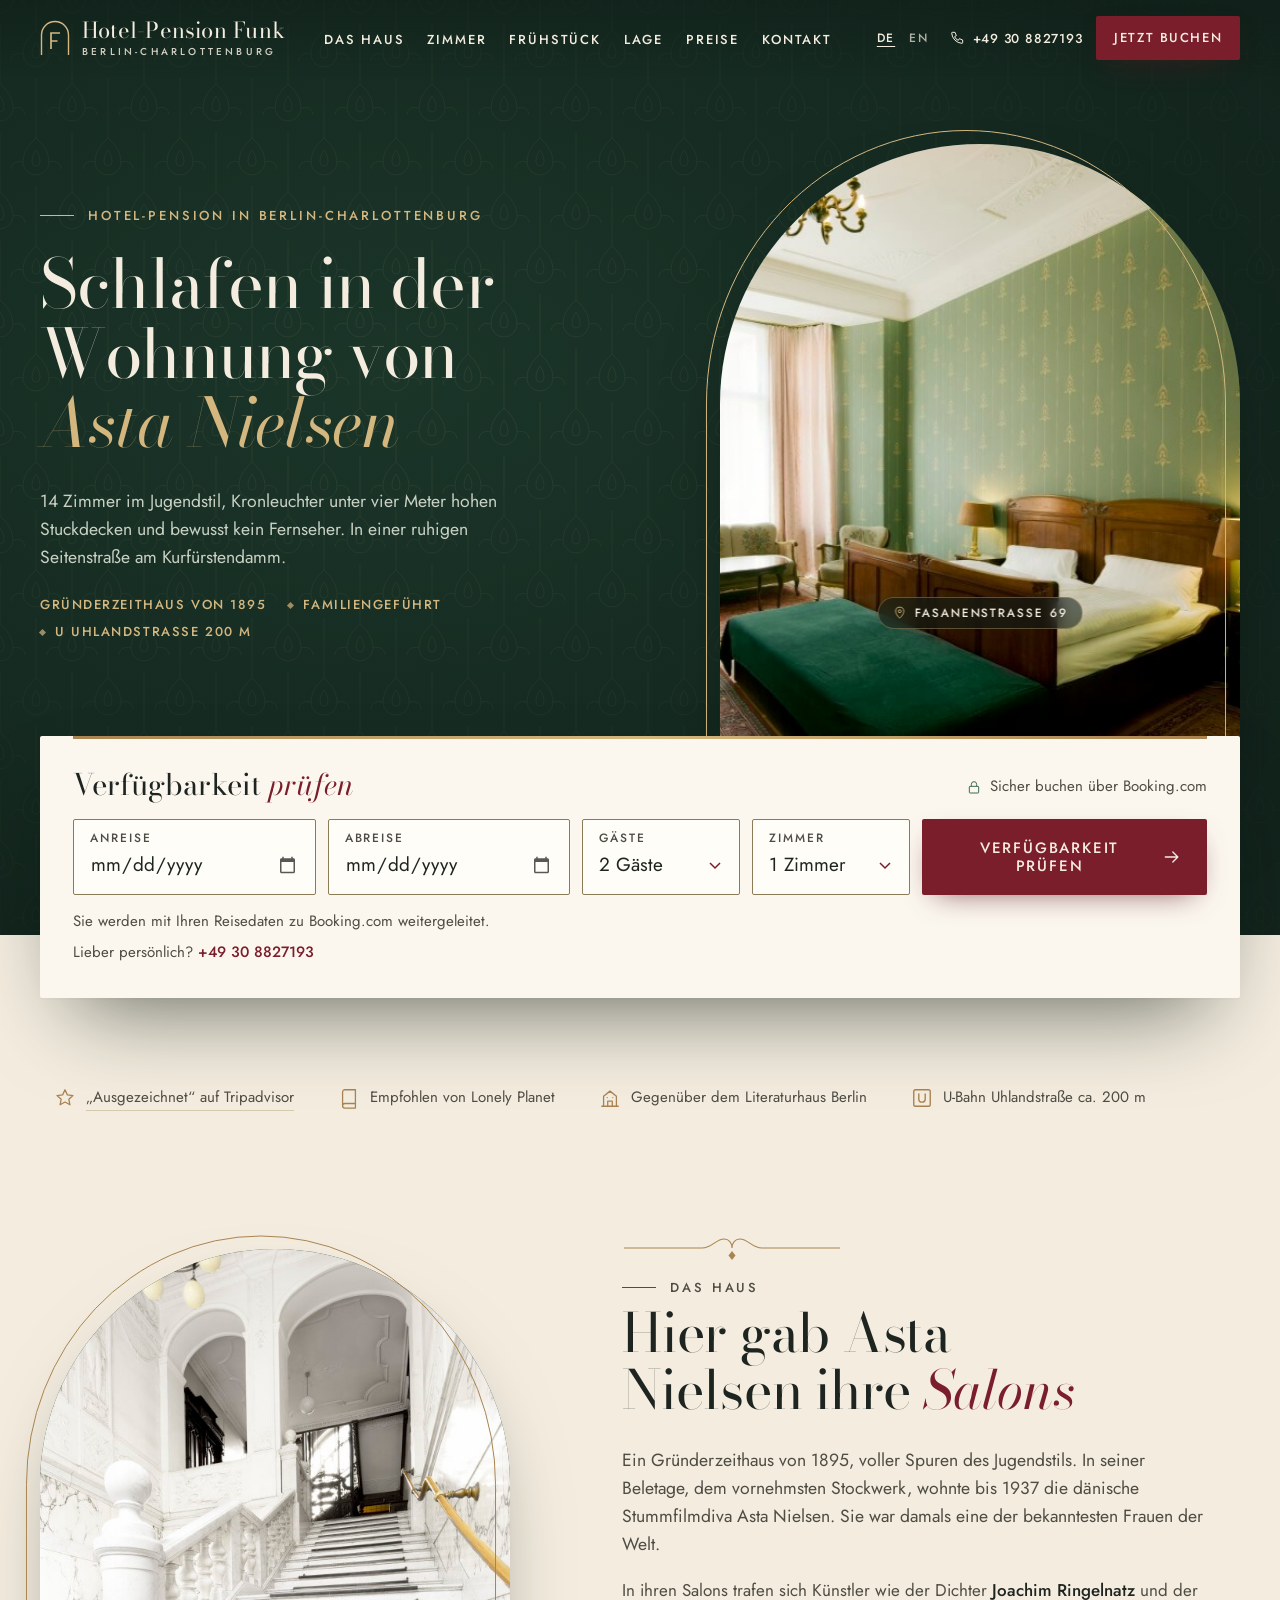
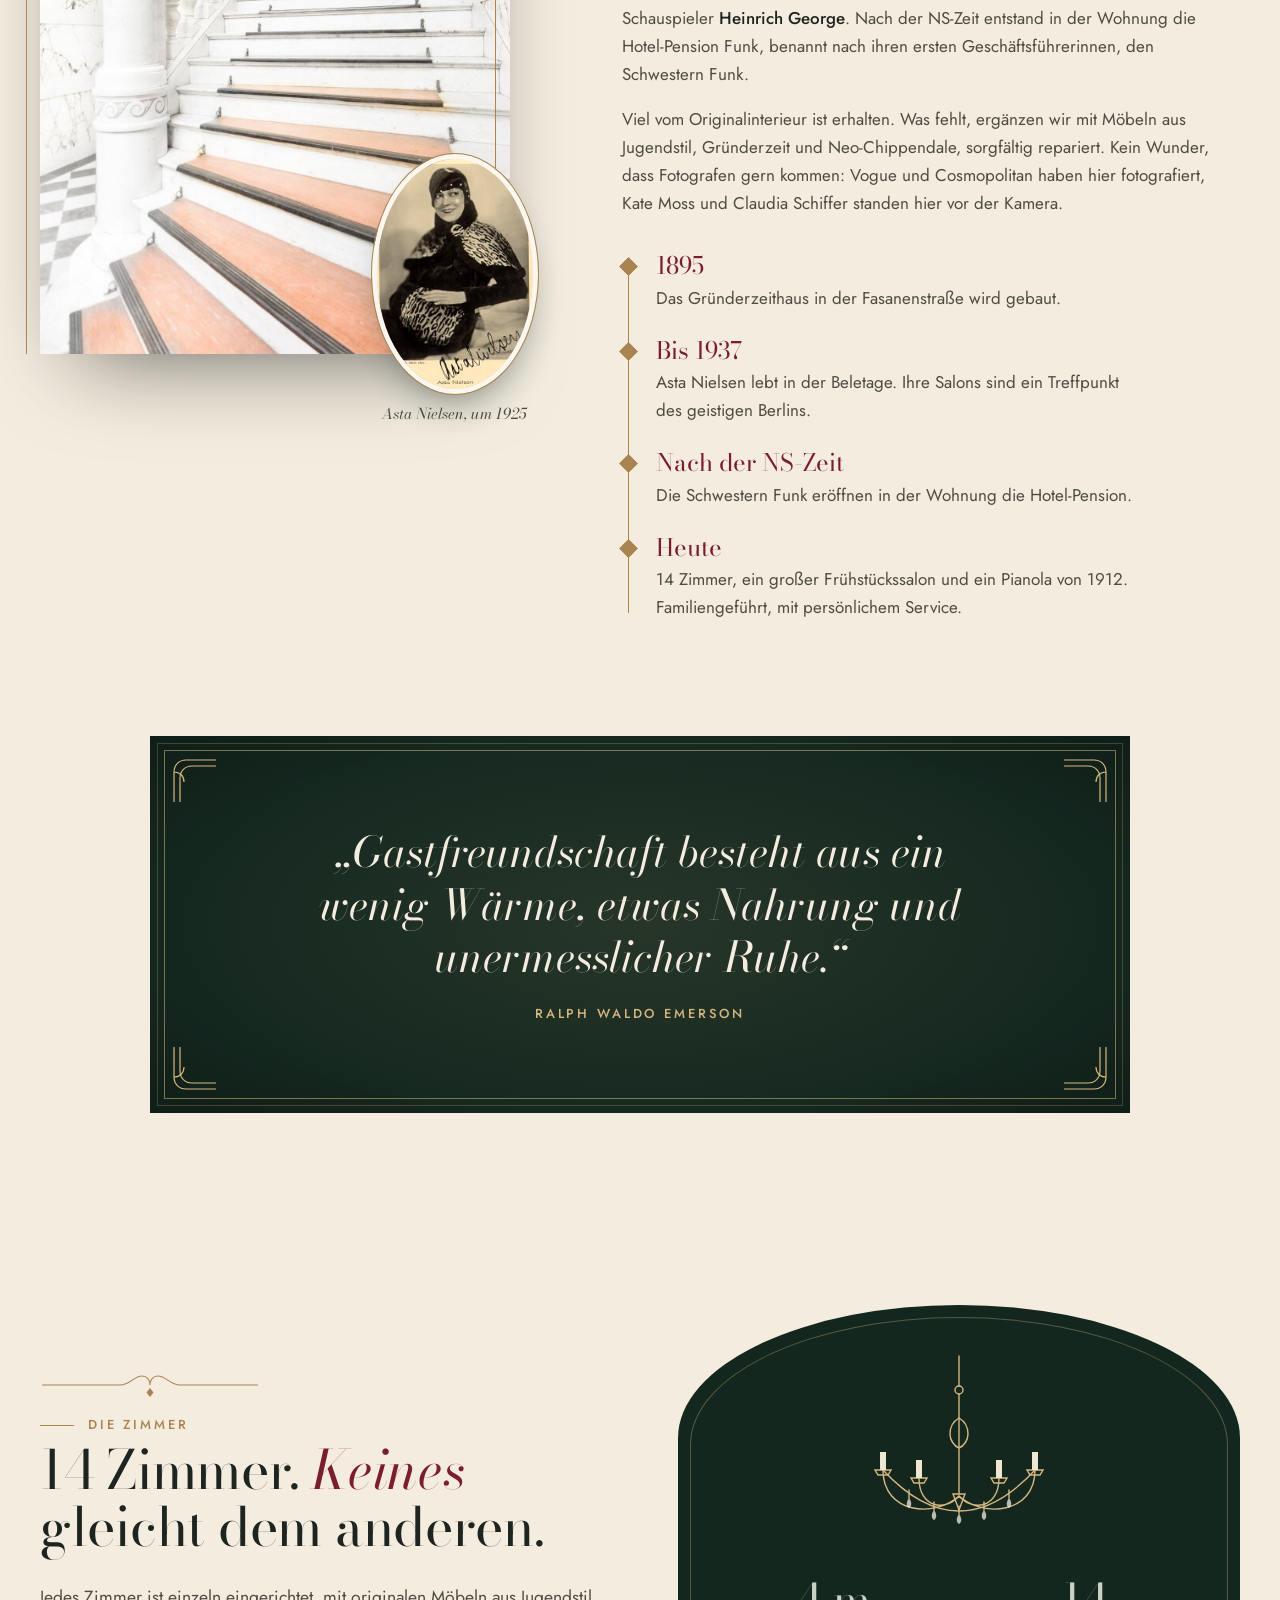
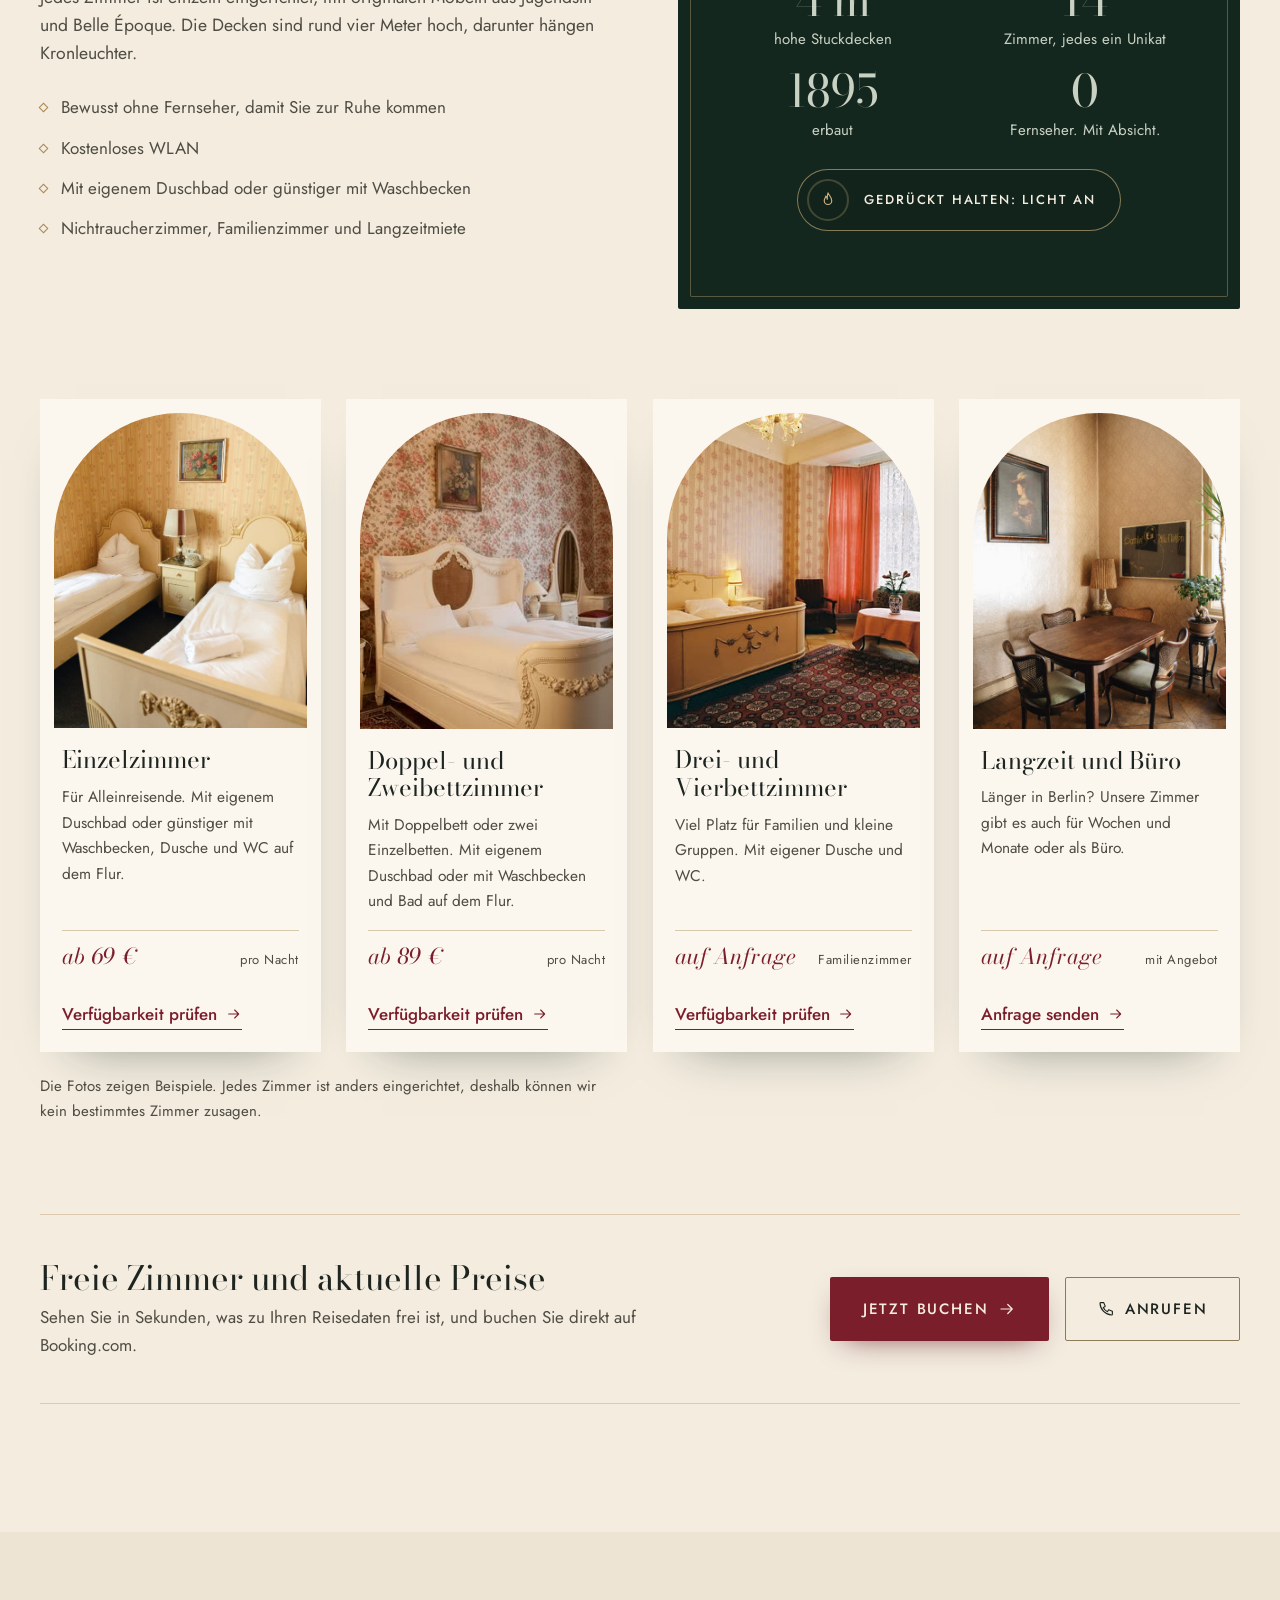
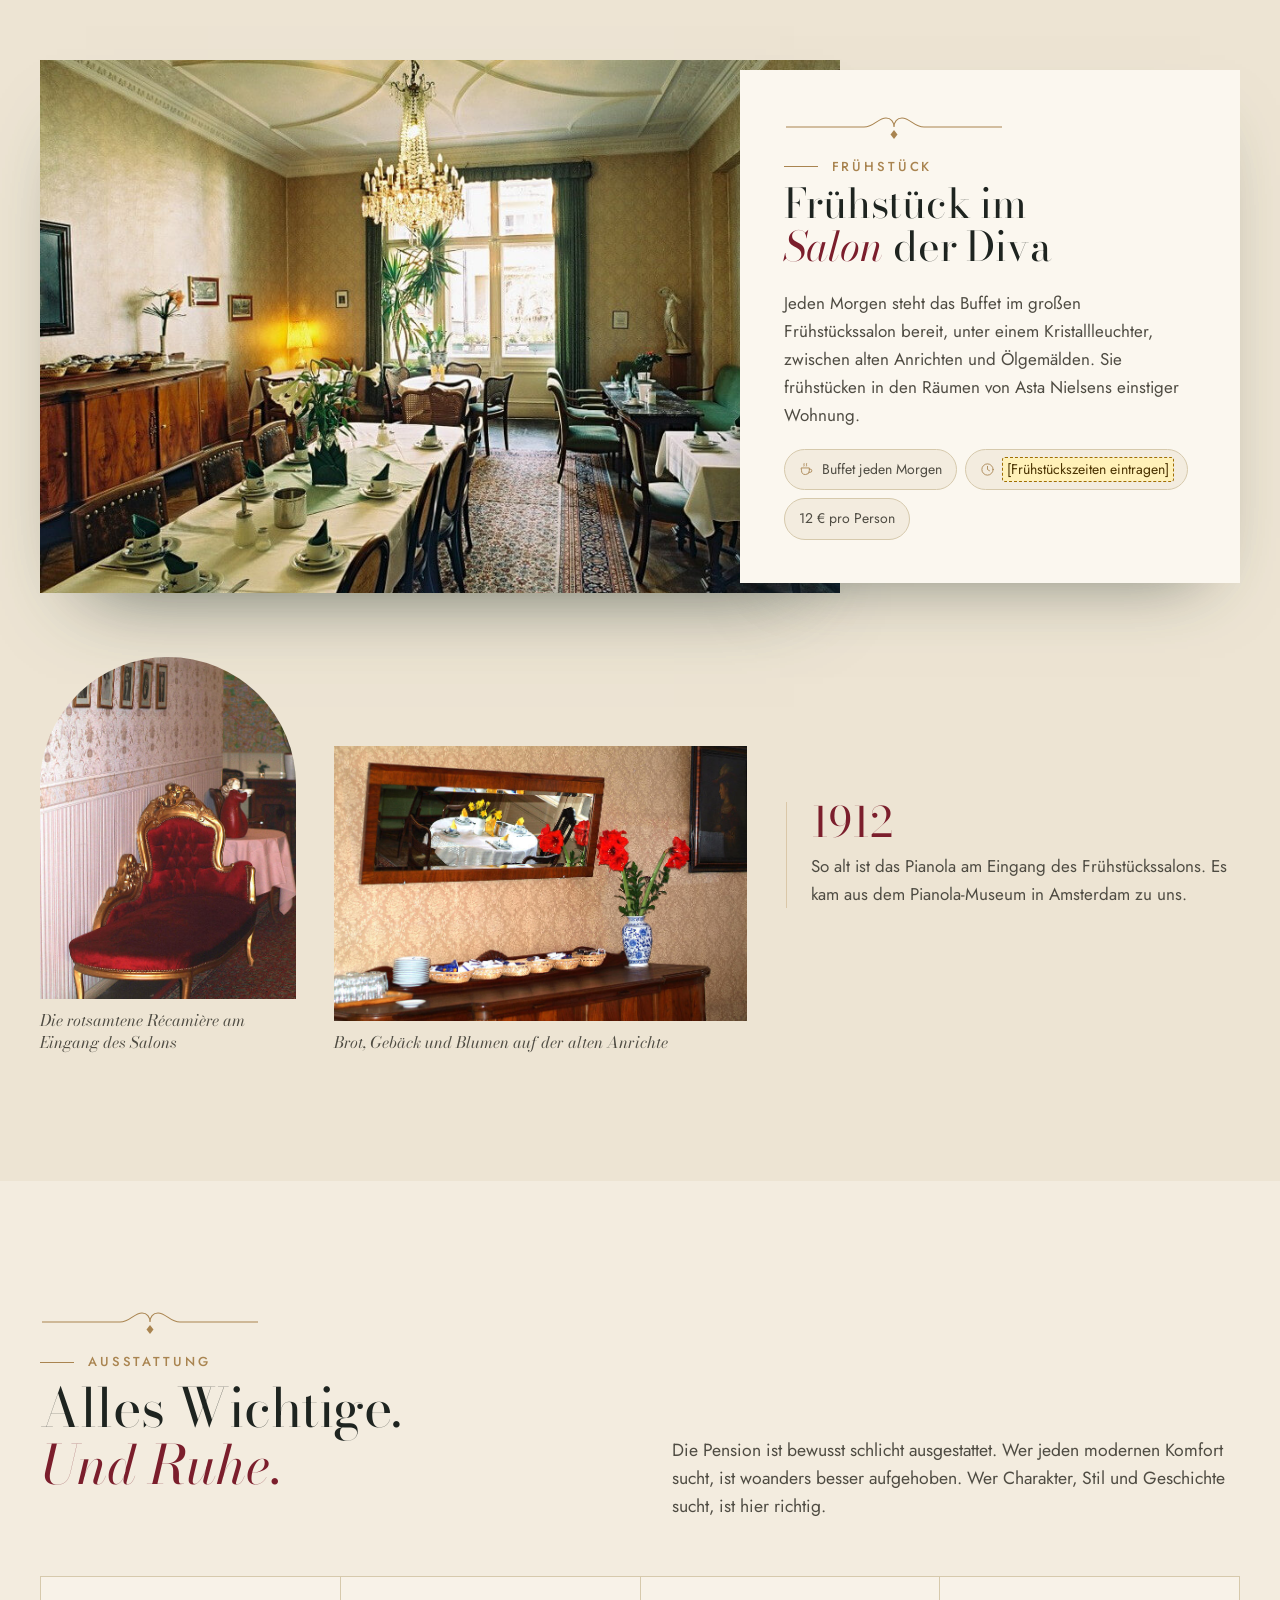
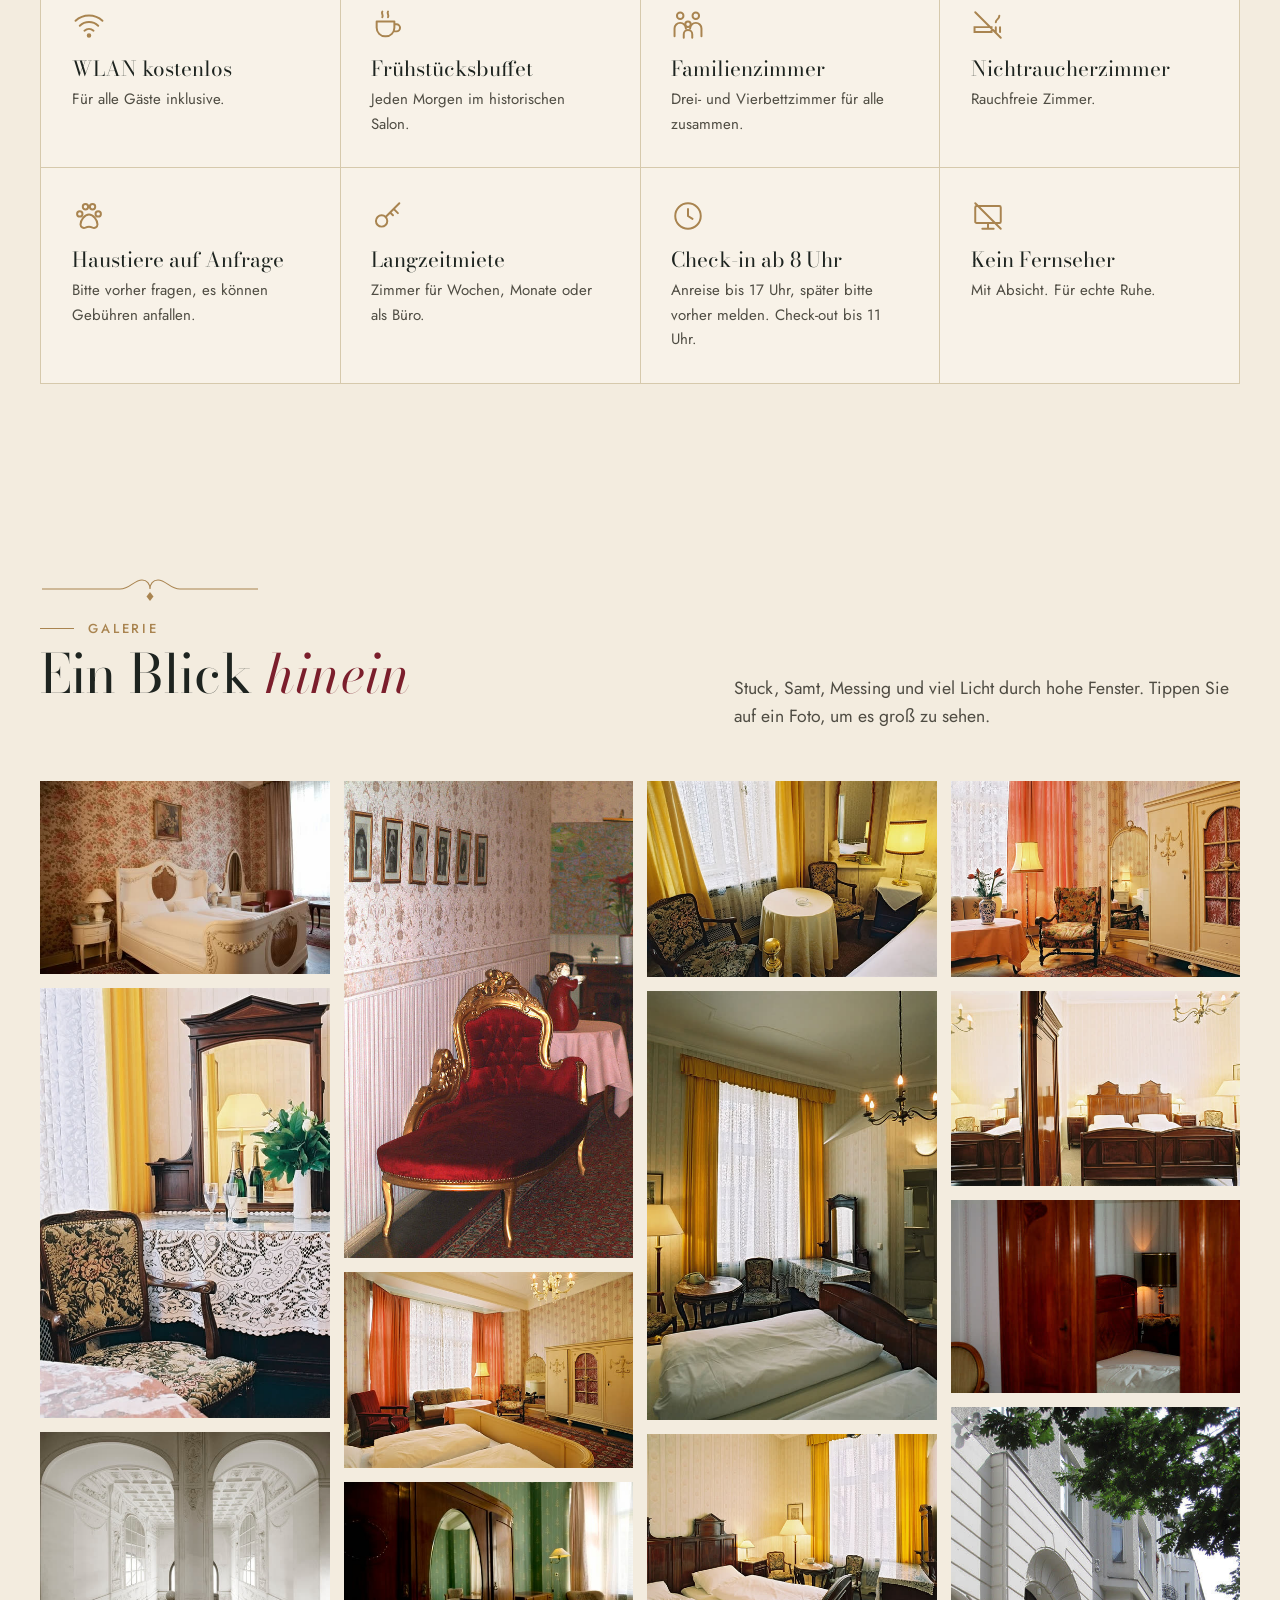
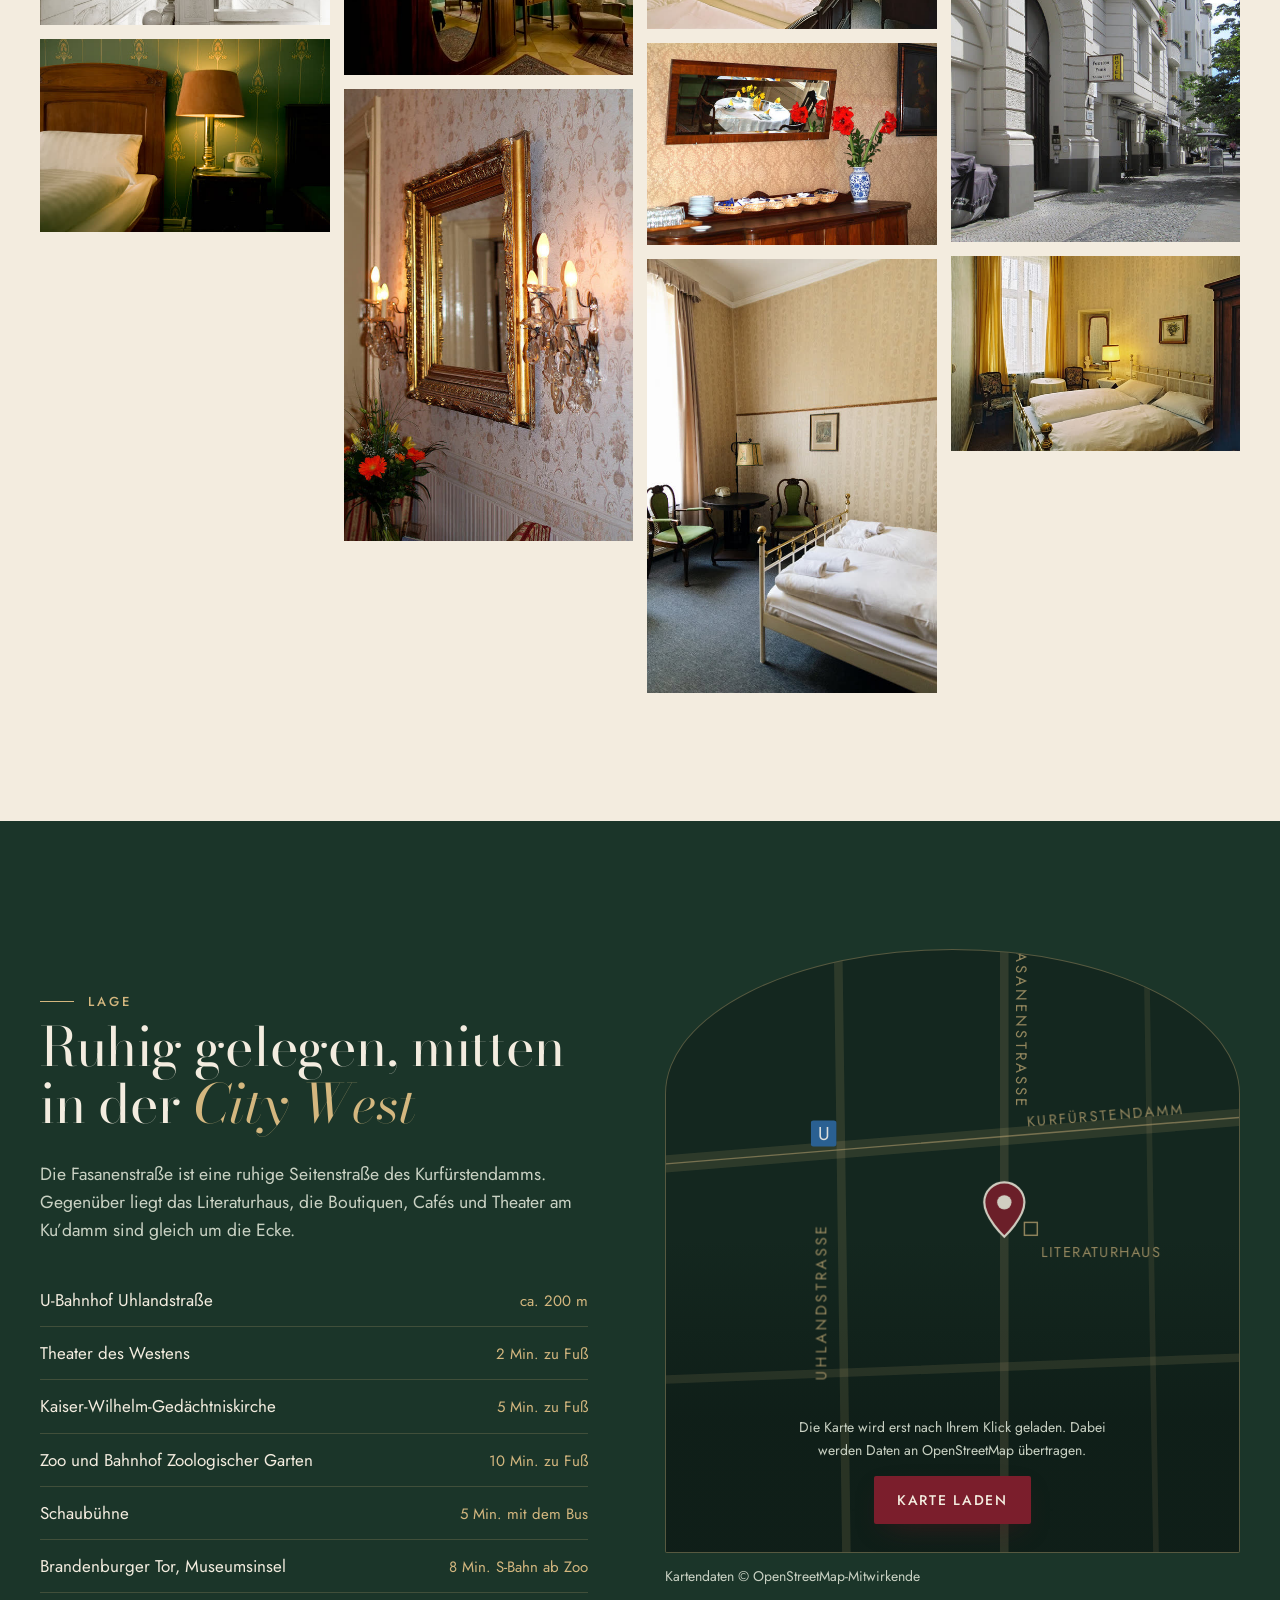
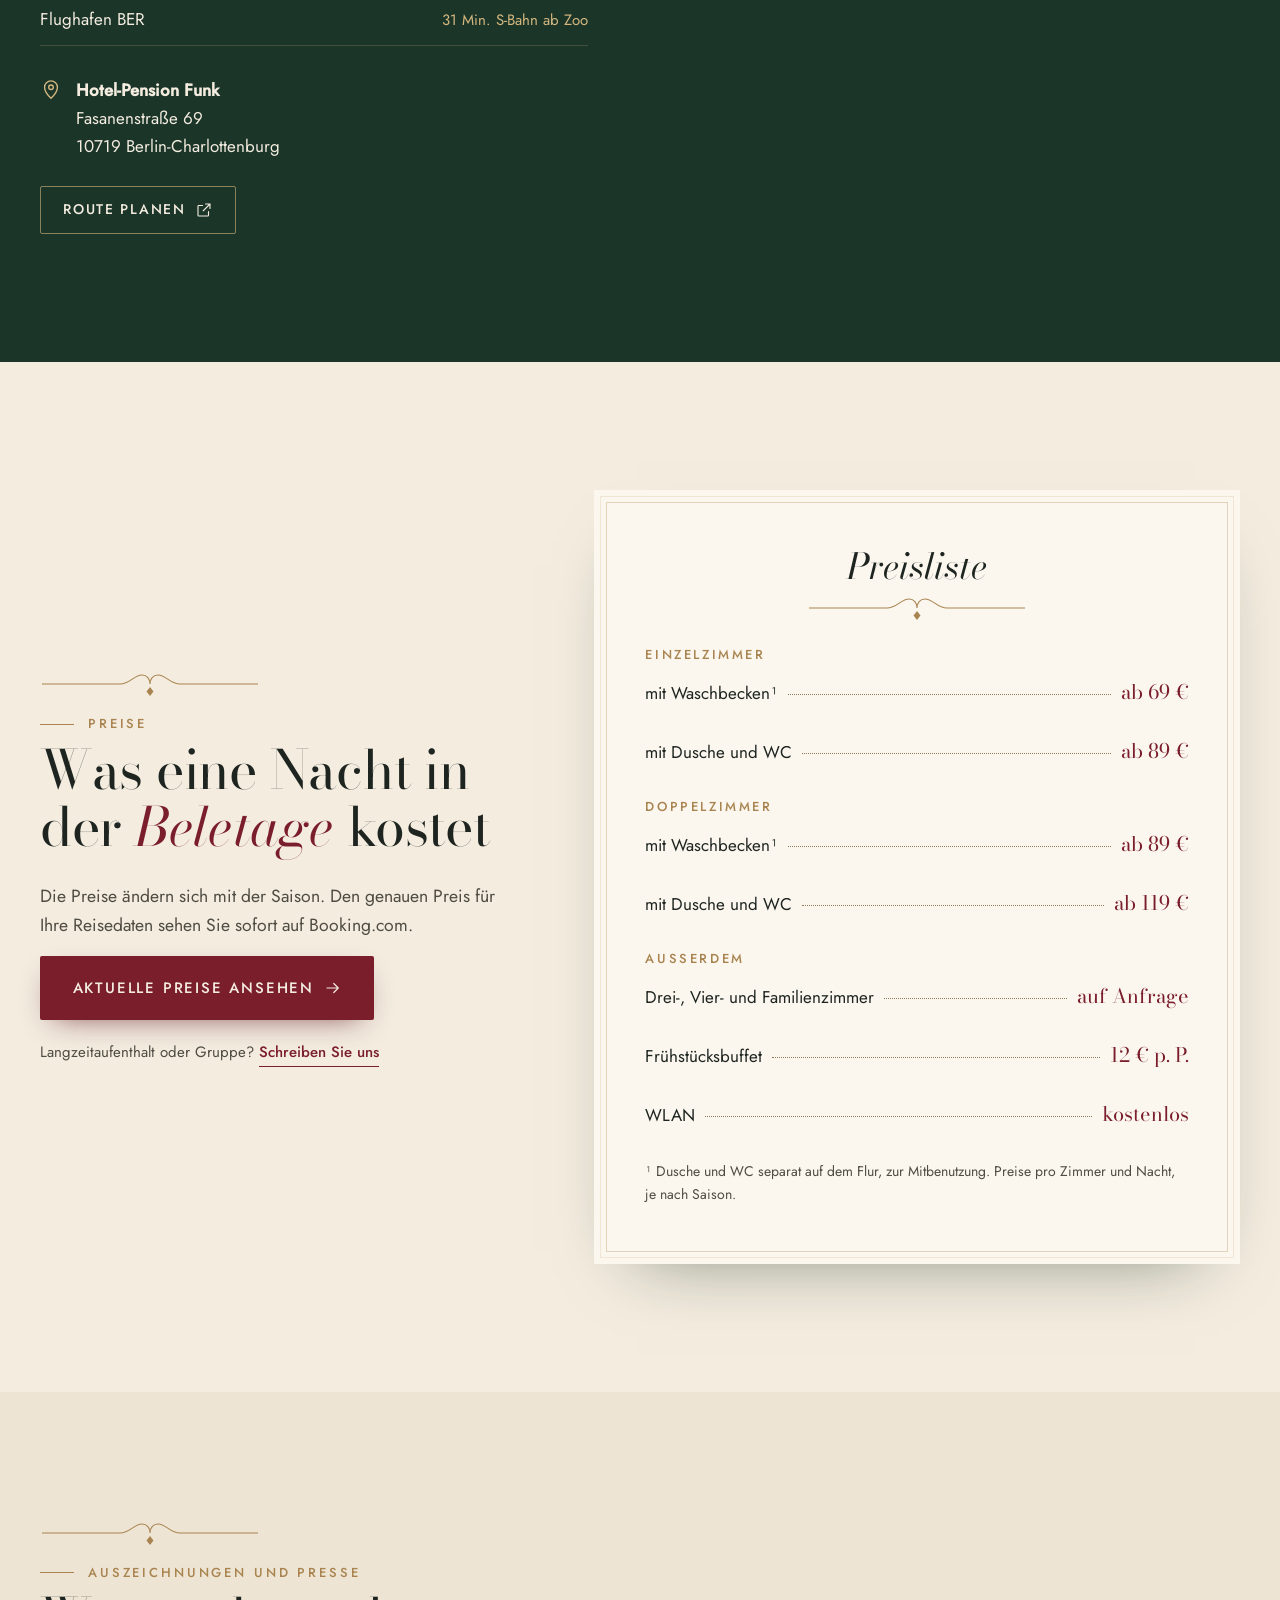
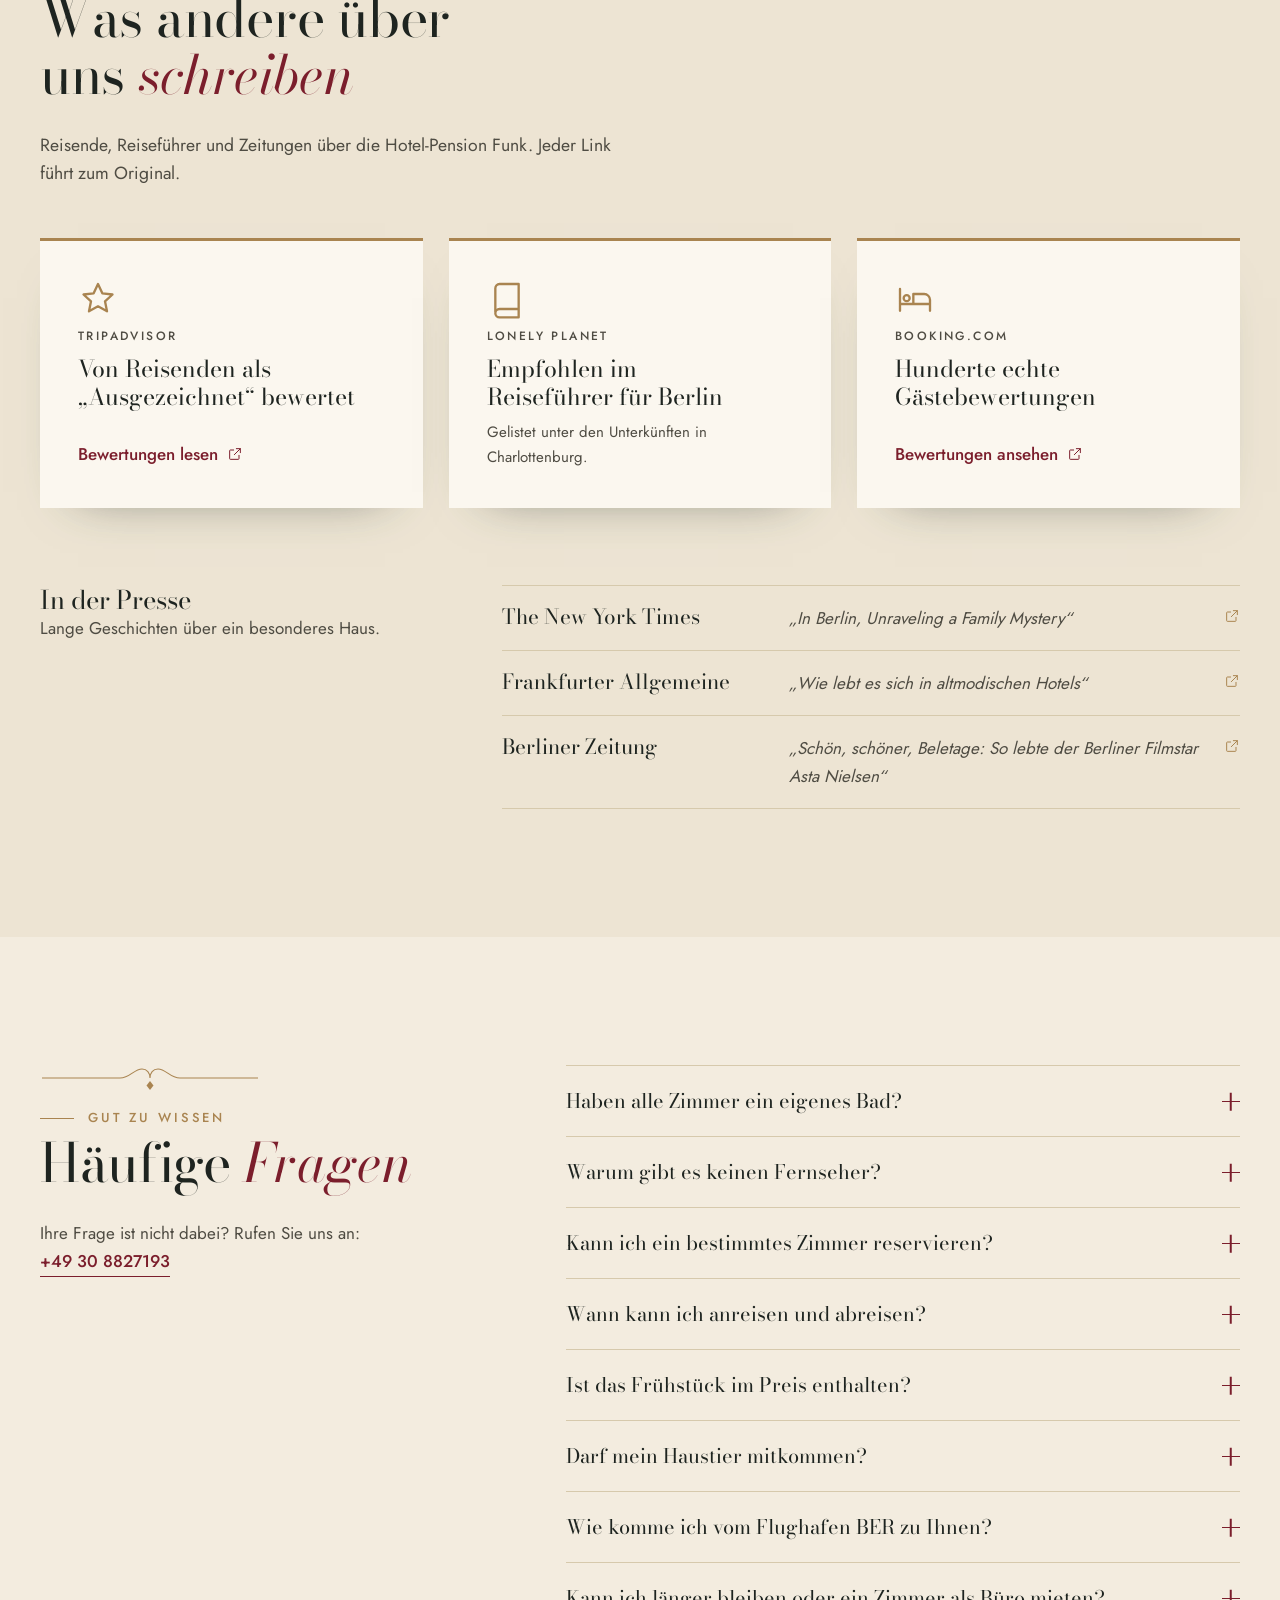
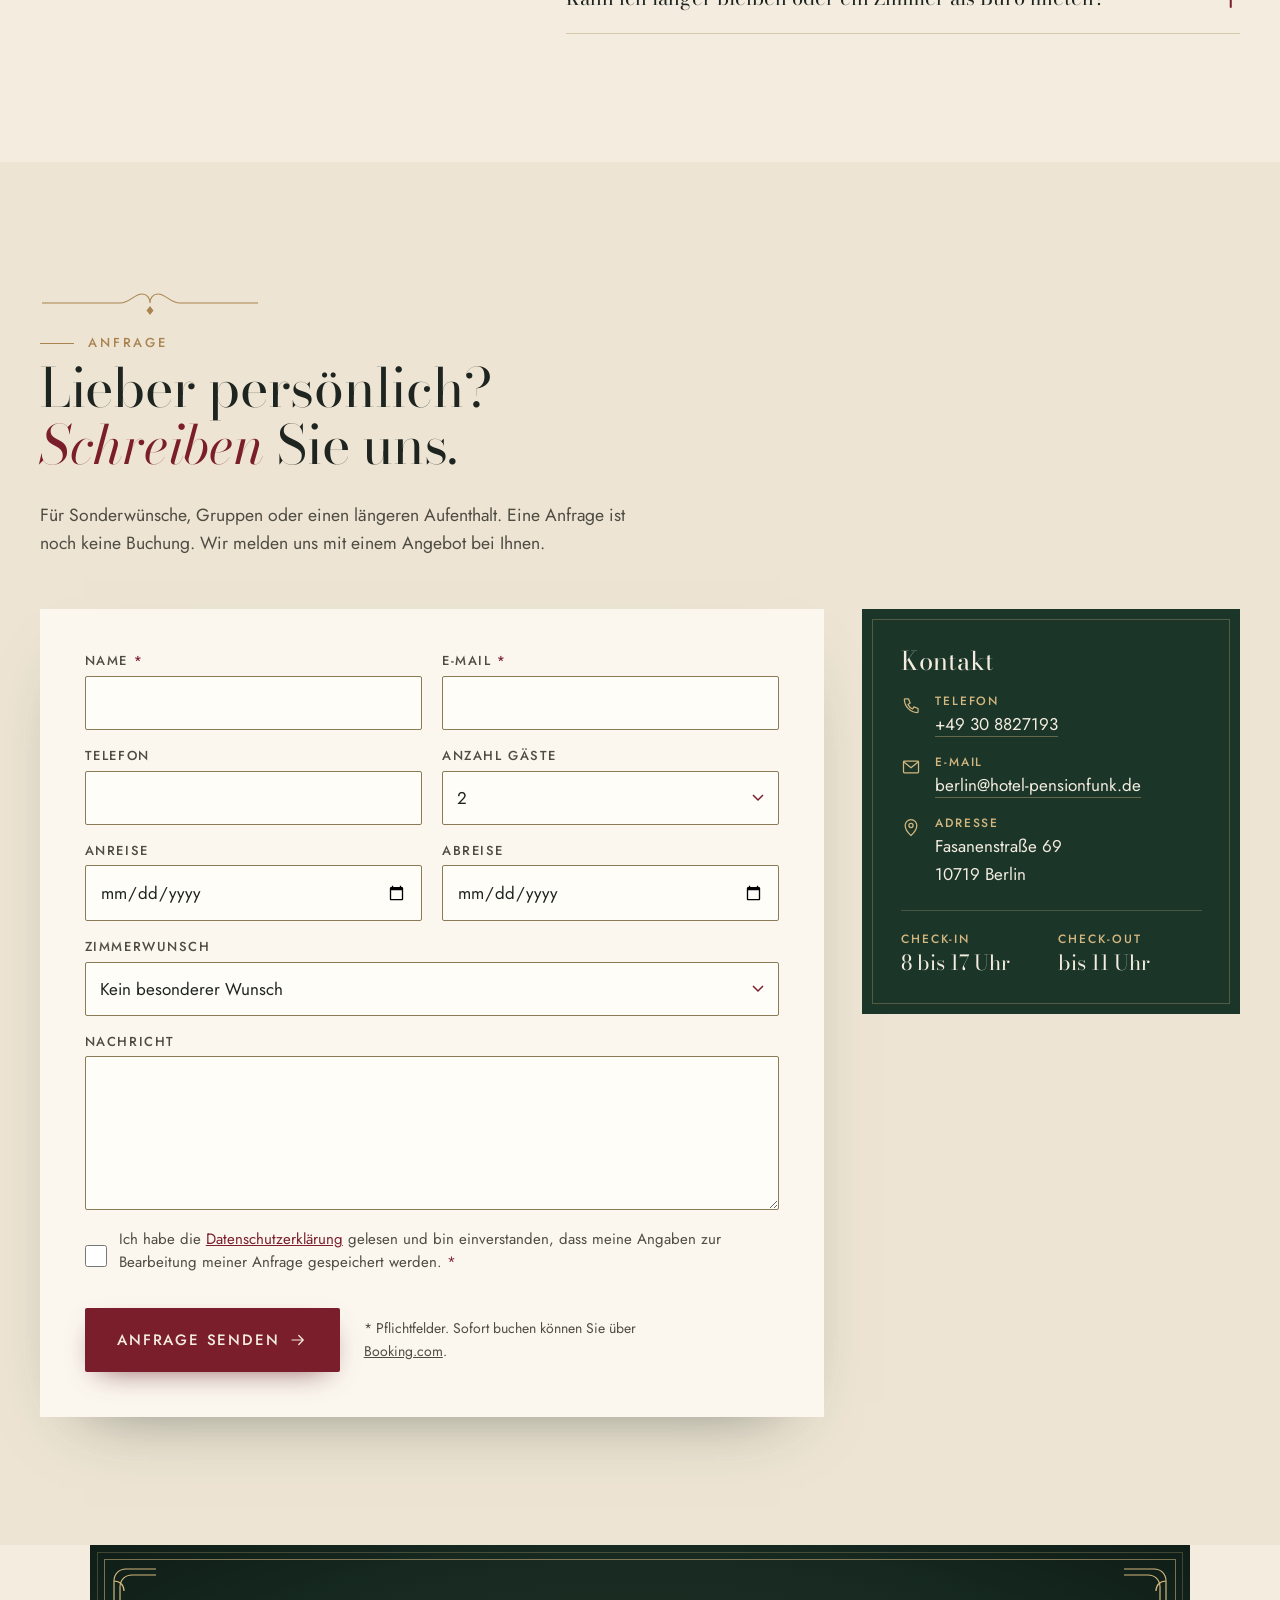
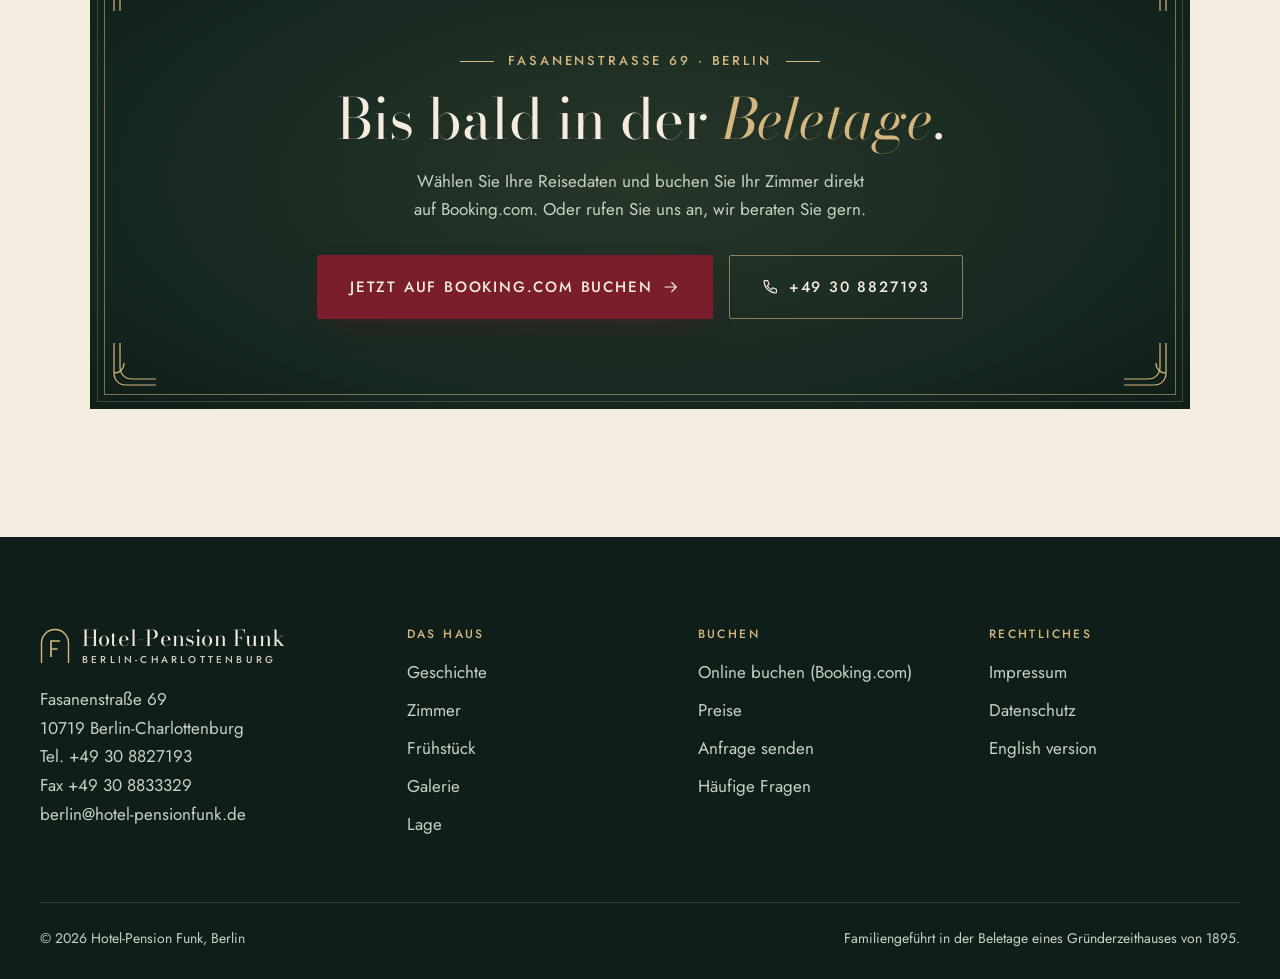
<file: index.html>
<!doctype html>
<html lang="de">
<head>
<meta charset="utf-8">
<meta name="viewport" content="width=device-width, initial-scale=1, viewport-fit=cover">
<title>Hotel-Pension Funk Berlin · Jugendstil-Pension am Kurfürstendamm</title>
<meta name="description" content="14 individuelle Zimmer im Jugendstil in der ehemaligen Wohnung der Stummfilmdiva Asta Nielsen. Ruhige Lage in der Fasanenstraße am Kurfürstendamm, Berlin-Charlottenburg. Jetzt direkt buchen.">
<meta name="theme-color" content="#1B3529">
<!-- TESTVERSION (GitHub Pages): diese robots-Zeile vor dem Livegang auf der echten Domain entfernen -->
<meta name="robots" content="noindex, nofollow">
<!-- DEPLOY STEP: canonical, hreflang, og:url und og:image auf die finale Live-Adresse prüfen (aktuell www.hotel-pensionfunk.de) -->
<link rel="canonical" href="https://www.hotel-pensionfunk.de/">
<link rel="alternate" hreflang="de" href="https://www.hotel-pensionfunk.de/">
<link rel="alternate" hreflang="en" href="https://www.hotel-pensionfunk.de/en/">
<link rel="alternate" hreflang="x-default" href="https://www.hotel-pensionfunk.de/">
<meta property="og:type" content="website">
<meta property="og:locale" content="de_DE">
<meta property="og:locale:alternate" content="en_GB">
<meta property="og:site_name" content="Hotel-Pension Funk">
<meta property="og:title" content="Hotel-Pension Funk · Schlafen in der Wohnung von Asta Nielsen">
<meta property="og:description" content="14 Zimmer im Jugendstil, vier Meter hohe Stuckdecken, Kronleuchter. In einer ruhigen Seitenstraße am Kurfürstendamm in Berlin.">
<meta property="og:url" content="https://www.hotel-pensionfunk.de/">
<meta property="og:image" content="https://www.hotel-pensionfunk.de/assets/img/og-image.jpg">
<meta property="og:image:width" content="1200">
<meta property="og:image:height" content="630">
<meta property="og:image:alt" content="Zimmer der Hotel-Pension Funk mit grüner Jugendstiltapete und Kronleuchter">
<meta name="twitter:card" content="summary_large_image">
<link rel="icon" href="favicon.svg" type="image/svg+xml">
<link rel="preload" href="assets/fonts/bodonimoda-var.woff2" as="font" type="font/woff2" crossorigin>
<link rel="preload" href="assets/fonts/jost-var.woff2" as="font" type="font/woff2" crossorigin>
<link rel="preload" href="assets/img/zimmer-gruen.jpg" as="image" fetchpriority="high">
<link rel="stylesheet" href="assets/css/style.css">
<script type="application/ld+json">
{
  "@context": "https://schema.org",
  "@type": "Hotel",
  "name": "Hotel-Pension Funk",
  "alternateName": "Pension Funk",
  "description": "Familiengeführte Hotel-Pension mit 14 individuell eingerichteten Zimmern im Jugendstil und der Belle Époque, in der ehemaligen Wohnung der Stummfilmdiva Asta Nielsen nahe dem Kurfürstendamm.",
  "url": "https://www.hotel-pensionfunk.de/",
  "telephone": "+49 30 8827193",
  "faxNumber": "+49 30 8833329",
  "email": "berlin@hotel-pensionfunk.de",
  "image": [
    "https://www.hotel-pensionfunk.de/assets/img/zimmer-gruen.jpg",
    "https://www.hotel-pensionfunk.de/assets/img/fruehstueckssalon.jpg",
    "https://www.hotel-pensionfunk.de/assets/img/treppenhaus.jpg"
  ],
  "address": {
    "@type": "PostalAddress",
    "streetAddress": "Fasanenstraße 69",
    "postalCode": "10719",
    "addressLocality": "Berlin",
    "addressRegion": "Berlin",
    "addressCountry": "DE"
  },
  "geo": { "@type": "GeoCoordinates", "latitude": 52.50111, "longitude": 13.32743 },
  "hasMap": "https://www.openstreetmap.org/?mlat=52.50111&mlon=13.32743#map=18/52.50111/13.32743",
  "checkinTime": "08:00",
  "checkoutTime": "11:00",
  "numberOfRooms": 14,
  "petsAllowed": "Auf Anfrage",
  "priceRange": "Einzelzimmer ab 69 €, Doppelzimmer ab 89 € pro Nacht",
  "currenciesAccepted": "EUR",
  "availableLanguage": ["de", "en"],
  "amenityFeature": [
    { "@type": "LocationFeatureSpecification", "name": "Kostenloses WLAN", "value": true },
    { "@type": "LocationFeatureSpecification", "name": "Frühstücksbuffet", "value": true },
    { "@type": "LocationFeatureSpecification", "name": "Nichtraucherzimmer", "value": true },
    { "@type": "LocationFeatureSpecification", "name": "Familienzimmer", "value": true },
    { "@type": "LocationFeatureSpecification", "name": "Haustiere auf Anfrage", "value": true }
  ],
  "sameAs": [
    "https://www.tripadvisor.de/Hotel_Review-g187323-d529521-Reviews-Pension_Funk-Berlin.html",
    "https://www.booking.com/hotel/de/pension-funk.html"
  ],
  "potentialAction": {
    "@type": "ReserveAction",
    "target": { "@type": "EntryPoint", "urlTemplate": "https://www.booking.com/hotel/de/pension-funk.html", "inLanguage": "de" }
  }
}
</script>
</head>
<body>
<a class="skip" href="#main">Zum Inhalt springen</a>
<div class="env" aria-hidden="true"></div>

<svg width="0" height="0" style="position:absolute" aria-hidden="true" focusable="false">
  <symbol id="i-mark" viewBox="0 0 30 36" fill="none" stroke="currentColor"><path d="M1.5 35V15a13.5 13.5 0 0 1 27 0v20" stroke-width="1.4"/><path d="M11 29V13h9M11 21h6.5" stroke-width="1.7"/></symbol>
  <symbol id="i-arrow" viewBox="0 0 24 24" fill="none" stroke="currentColor" stroke-width="1.6" stroke-linecap="round" stroke-linejoin="round"><path d="M4 12h15M13 6l6 6-6 6"/></symbol>
  <symbol id="i-ext" viewBox="0 0 24 24" fill="none" stroke="currentColor" stroke-width="1.5" stroke-linecap="round" stroke-linejoin="round"><path d="M14 4h6v6M20 4l-9 9M18 14v5a1 1 0 0 1-1 1H5a1 1 0 0 1-1-1V7a1 1 0 0 1 1-1h5"/></symbol>
  <symbol id="i-phone" viewBox="0 0 24 24" fill="none" stroke="currentColor" stroke-width="1.5" stroke-linejoin="round"><path d="M5 3.5h4l2 5-2.6 1.6a11 11 0 0 0 5.5 5.5l1.6-2.6 5 2v4a1 1 0 0 1-1 1A16.5 16.5 0 0 1 4 4.5a1 1 0 0 1 1-1z"/></symbol>
  <symbol id="i-mail" viewBox="0 0 24 24" fill="none" stroke="currentColor" stroke-width="1.5" stroke-linejoin="round"><rect x="3" y="5" width="18" height="14" rx="1"/><path d="M3.5 6l8.5 7 8.5-7"/></symbol>
  <symbol id="i-pin" viewBox="0 0 24 24" fill="none" stroke="currentColor" stroke-width="1.5"><path d="M12 21s-7-6.4-7-12a7 7 0 0 1 14 0c0 5.6-7 12-7 12z"/><circle cx="12" cy="9" r="2.5"/></symbol>
  <symbol id="i-lock" viewBox="0 0 24 24" fill="none" stroke="currentColor" stroke-width="1.5"><rect x="5" y="11" width="14" height="10" rx="1"/><path d="M8 11V8a4 4 0 0 1 8 0v3"/></symbol>
  <symbol id="i-wifi" viewBox="0 0 24 24" fill="none" stroke="currentColor" stroke-width="1.4" stroke-linecap="round"><path d="M2.5 9a14 14 0 0 1 19 0M5.5 12.5a9.5 9.5 0 0 1 13 0M8.8 16a5 5 0 0 1 6.4 0"/><circle cx="12" cy="19.4" r=".9" fill="currentColor"/></symbol>
  <symbol id="i-cup" viewBox="0 0 24 24" fill="none" stroke="currentColor" stroke-width="1.4" stroke-linecap="round" stroke-linejoin="round"><path d="M4 9.5h12.5v4.5a6 6 0 0 1-6 6h-.5a6 6 0 0 1-6-6zM16.5 11.5h1.5a2.5 2.5 0 0 1 0 5h-1.6M8 2.5c-1 1.5 1 2.5 0 4M12 2.5c-1 1.5 1 2.5 0 4"/></symbol>
  <symbol id="i-family" viewBox="0 0 24 24" fill="none" stroke="currentColor" stroke-width="1.4" stroke-linecap="round"><circle cx="6.5" cy="5.5" r="2.3"/><circle cx="17.5" cy="5.5" r="2.3"/><circle cx="12" cy="11.5" r="1.9"/><path d="M2.5 20v-5.5a4 4 0 0 1 8 0M13.5 14.5a4 4 0 0 1 8 0V20M9 21v-2.5a3 3 0 0 1 6 0V21"/></symbol>
  <symbol id="i-nosmoke" viewBox="0 0 24 24" fill="none" stroke="currentColor" stroke-width="1.4" stroke-linecap="round"><path d="M2.5 13.5h12v3.5h-12zM17.5 13.5V17M20.5 13.5V17M17.5 10c0-2 2.5-2 2.5-4.5M3 3l18 18"/></symbol>
  <symbol id="i-paw" viewBox="0 0 24 24" fill="none" stroke="currentColor" stroke-width="1.4"><circle cx="5.5" cy="10.5" r="1.9"/><circle cx="9.5" cy="5.5" r="1.9"/><circle cx="14.5" cy="5.5" r="1.9"/><circle cx="18.5" cy="10.5" r="1.9"/><path d="M12 11c-3 0-6 4-6 7a2.5 2.5 0 0 0 3.5 2.2 6.3 6.3 0 0 1 5 0A2.5 2.5 0 0 0 18 18c0-3-3-7-6-7z"/></symbol>
  <symbol id="i-key" viewBox="0 0 24 24" fill="none" stroke="currentColor" stroke-width="1.4" stroke-linecap="round"><circle cx="7.5" cy="15.5" r="4"/><path d="M10.5 12.5L20 3M16 7l3 3M13.5 9.5l2 2"/></symbol>
  <symbol id="i-clock" viewBox="0 0 24 24" fill="none" stroke="currentColor" stroke-width="1.4" stroke-linecap="round"><circle cx="12" cy="12" r="9"/><path d="M12 7v5l3.2 2"/></symbol>
  <symbol id="i-quiet" viewBox="0 0 24 24" fill="none" stroke="currentColor" stroke-width="1.4" stroke-linecap="round"><rect x="3" y="5" width="18" height="12" rx="1"/><path d="M8 21h8M12 17v4M3 3l18 18"/></symbol>
  <symbol id="i-star" viewBox="0 0 24 24" fill="none" stroke="currentColor" stroke-width="1.4" stroke-linejoin="round"><path d="M12 3l2.6 5.6 6.1.7-4.5 4.1 1.2 6L12 16.4l-5.4 3 1.2-6-4.5-4.1 6.1-.7z"/></symbol>
  <symbol id="i-book" viewBox="0 0 24 24" fill="none" stroke="currentColor" stroke-width="1.4" stroke-linejoin="round"><path d="M5 20V5.5A2.5 2.5 0 0 1 7.5 3H19v15H7.5A2.5 2.5 0 0 0 5 20.5 2.5 2.5 0 0 0 7.5 23H19v-5"/></symbol>
  <symbol id="i-bed" viewBox="0 0 24 24" fill="none" stroke="currentColor" stroke-width="1.4" stroke-linecap="round" stroke-linejoin="round"><path d="M3 19V6M3 15h18v4M21 15v-2.5A3.5 3.5 0 0 0 17.5 9H11v6"/><circle cx="7" cy="11.5" r="1.8"/></symbol>
  <symbol id="i-house" viewBox="0 0 24 24" fill="none" stroke="currentColor" stroke-width="1.4" stroke-linecap="round" stroke-linejoin="round"><path d="M3 21h18M5 21V10l7-5.5 7 5.5v11M9.5 21v-5.5h5V21M9 11.5h.01M15 11.5h.01"/></symbol>
  <symbol id="i-u" viewBox="0 0 24 24" fill="none" stroke="currentColor" stroke-width="1.5"><rect x="3" y="3" width="18" height="18" rx="2"/><path d="M8.5 7v6a3.5 3.5 0 0 0 7 0V7"/></symbol>
  <symbol id="i-close" viewBox="0 0 24 24" fill="none" stroke="currentColor" stroke-width="1.6" stroke-linecap="round"><path d="M5 5l14 14M19 5L5 19"/></symbol>
  <symbol id="i-prev" viewBox="0 0 24 24" fill="none" stroke="currentColor" stroke-width="1.6" stroke-linecap="round" stroke-linejoin="round"><path d="M15 5l-7 7 7 7"/></symbol>
  <symbol id="i-next" viewBox="0 0 24 24" fill="none" stroke="currentColor" stroke-width="1.6" stroke-linecap="round" stroke-linejoin="round"><path d="M9 5l7 7-7 7"/></symbol>
  <symbol id="i-flame" viewBox="0 0 24 24" fill="none" stroke="currentColor" stroke-width="1.5" stroke-linejoin="round"><path d="M12 2.5c1 3 5 5.2 5 10.5a5 5 0 0 1-10 0c0-3 2-4.2 2-6.2 1 1 2 2.2 2 4.2 0-3 0-5.5 1-8.5z"/></symbol>
  <symbol id="orn" viewBox="0 0 220 26"><path d="M2 13H80C90 13 94 4 102 4C107 4 110 8 110 13C110 8 113 4 118 4C126 4 130 13 140 13H218"/></symbol>
</svg>

<header class="site-header" id="top">
  <div class="wrap bar">
    <a class="brand" href="#top" aria-label="Hotel-Pension Funk, zum Seitenanfang">
      <svg aria-hidden="true"><use href="#i-mark"/></svg>
      <span class="brand-name"><b>Hotel-Pension Funk</b><span>Berlin-Charlottenburg</span></span>
    </a>
    <nav class="nav" id="site-nav" aria-label="Hauptnavigation">
      <ul>
        <li><a href="#haus">Das Haus</a></li>
        <li><a href="#zimmer">Zimmer</a></li>
        <li><a href="#fruehstueck">Frühstück</a></li>
        <li><a href="#lage">Lage</a></li>
        <li><a href="#preise">Preise</a></li>
        <li><a href="#anfrage">Kontakt</a></li>
      </ul>
      <div class="nav-extra">
        <a class="btn btn-primary btn-lg js-book" href="https://www.booking.com/hotel/de/pension-funk.html?lang=de">Jetzt auf Booking.com buchen</a>
        <a class="btn btn-ghost" href="tel:+49308827193"><svg aria-hidden="true"><use href="#i-phone"/></svg>+49 30 8827193</a>
      </div>
    </nav>
    <div class="header-actions">
      <div class="lang"><a href="./" aria-current="true" hreflang="de" lang="de" aria-label="Deutsch">DE</a><a href="en/" hreflang="en" lang="en" aria-label="English">EN</a></div>
      <a class="header-phone" href="tel:+49308827193" aria-label="Anrufen: +49 30 8827193"><svg aria-hidden="true"><use href="#i-phone"/></svg><span>+49 30 8827193</span></a>
      <a class="btn btn-primary header-book js-book" href="https://www.booking.com/hotel/de/pension-funk.html?lang=de">Jetzt buchen</a>
      <button class="nav-toggle" type="button" aria-expanded="false" aria-controls="site-nav" aria-label="Menü öffnen"><span></span></button>
    </div>
  </div>
</header>

<main id="main" tabindex="-1">

<!-- ============ HERO + BOOKING ============ -->
<section class="hero dark" aria-labelledby="hero-title" data-live>
  <div class="wrap hero-grid">
    <div class="hero-copy">
      <p class="kicker rise d1">Hotel-Pension in Berlin-Charlottenburg</p>
      <h1 id="hero-title" class="rise d2"><span class="ln">Schlafen in der</span> <span class="ln">Wohnung von</span> <span class="ln"><em>Asta Nielsen</em></span></h1>
      <p class="lede rise d3">14 Zimmer im Jugendstil, Kronleuchter unter vier Meter hohen Stuckdecken und bewusst kein Fernseher.<span class="lede-more"> In einer ruhigen Seitenstraße am Kurfürstendamm.</span></p>
      <ul class="hero-facts rise d4">
        <li>Gründerzeithaus von 1895</li>
        <li>Familiengeführt</li>
        <li>U Uhlandstraße 200 m</li>
      </ul>
    </div>
    <div class="arch-wrap rise d3">
      <div class="arch"><img class="anim" src="assets/img/zimmer-gruen.jpg" width="900" height="600" fetchpriority="high" alt="Zimmer mit grüner Jugendstiltapete, Kronleuchter und Holzbetten"></div>
      <svg class="arch-line" viewBox="0 0 548 664" preserveAspectRatio="none" aria-hidden="true"><path pathLength="1" d="M.5 664V274A273.5 273.5 0 0 1 547.5 274V664"/></svg>
      <p class="arch-chip"><svg aria-hidden="true"><use href="#i-pin"/></svg>Fasanenstraße 69</p>
    </div>
  </div>

  <div class="wrap booking-wrap" id="buchen">
    <div class="book-card">
      <div class="book-head">
        <h2>Verfügbarkeit <em>prüfen</em></h2>
        <p><svg aria-hidden="true"><use href="#i-lock"/></svg>Sicher buchen über Booking.com</p>
      </div>
      <form class="book-form" id="booking-form" action="https://www.booking.com/hotel/de/pension-funk.html" method="get" novalidate>
        <div class="field">
          <label for="bk-in">Anreise</label>
          <input id="bk-in" name="checkin" type="date" autocomplete="off">
        </div>
        <div class="field">
          <label for="bk-out">Abreise</label>
          <input id="bk-out" name="checkout" type="date" autocomplete="off">
        </div>
        <div class="field">
          <label for="bk-adults">Gäste</label>
          <select id="bk-adults" name="group_adults">
            <option value="1">1 Gast</option>
            <option value="2" selected>2 Gäste</option>
            <option value="3">3 Gäste</option>
            <option value="4">4 Gäste</option>
            <option value="5">5 Gäste</option>
            <option value="6">6 Gäste</option>
            <option value="7">7 Gäste</option>
            <option value="8">8 Gäste</option>
          </select>
        </div>
        <div class="field">
          <label for="bk-rooms">Zimmer</label>
          <select id="bk-rooms" name="no_rooms">
            <option value="1" selected>1 Zimmer</option>
            <option value="2">2 Zimmer</option>
            <option value="3">3 Zimmer</option>
            <option value="4">4 Zimmer</option>
          </select>
        </div>
        <input type="hidden" name="group_children" value="0">
        <input type="hidden" name="lang" value="de">
        <input type="hidden" name="selected_currency" value="EUR">
        <button class="btn btn-primary book-submit" type="submit">Verfügbarkeit prüfen <svg class="arrow" aria-hidden="true"><use href="#i-arrow"/></svg></button>
      </form>
      <p class="book-msg" id="book-msg" role="alert"></p>
      <p class="book-note"><span>Sie werden mit Ihren Reisedaten zu Booking.com weitergeleitet.</span><span>Lieber persönlich? <a href="tel:+49308827193">+49 30 8827193</a></span></p>
    </div>
  </div>
</section>

<!-- ============ TRUST ============ -->
<section class="trust" aria-label="Auszeichnungen und Lage">
  <ul class="wrap stagger">
    <li><svg aria-hidden="true"><use href="#i-star"/></svg><a href="https://www.tripadvisor.de/Hotel_Review-g187323-d529521-Reviews-Pension_Funk-Berlin.html" target="_blank" rel="noopener">„Ausgezeichnet“ auf Tripadvisor</a></li>
    <li><svg aria-hidden="true"><use href="#i-book"/></svg>Empfohlen von Lonely Planet</li>
    <li><svg aria-hidden="true"><use href="#i-house"/></svg>Gegenüber dem Literaturhaus Berlin</li>
    <li><svg aria-hidden="true"><use href="#i-u"/></svg>U-Bahn Uhlandstraße ca. 200 m</li>
  </ul>
</section>

<!-- ============ DAS HAUS ============ -->
<section class="section" id="haus" aria-labelledby="haus-title" data-live>
  <div class="wrap house-grid">
    <div class="house-media reveal">
      <div class="arch-wrap">
        <div class="arch"><img src="assets/img/treppenhaus.jpg" width="600" height="900" loading="lazy" alt="Helles Treppenhaus mit Stuck, Rundbögen und Marmorstufen"></div>
        <svg class="arch-line" viewBox="0 0 498 719" preserveAspectRatio="none" aria-hidden="true"><path pathLength="1" d="M.5 719V249.5A248.5 248.5 0 0 1 497.5 249.5V719"/></svg>
      </div>
      <figure class="medallion">
        <div class="oval"><img src="assets/img/asta-nielsen.jpg" width="189" height="273" loading="lazy" alt="Porträt der Stummfilmschauspielerin Asta Nielsen im Filmkostüm"></div>
        <figcaption>Asta Nielsen, um 1925</figcaption>
      </figure>
    </div>
    <div class="house-copy">
      <svg class="ornament" viewBox="0 0 220 26" aria-hidden="true" focusable="false"><use class="glint anim" href="#orn"/><path class="line" pathLength="1" d="M2 13H80C90 13 94 4 102 4C107 4 110 8 110 13C110 8 113 4 118 4C126 4 130 13 140 13H218"/><path class="gem" d="M110 16l3.5 4.5-3.5 4.5-3.5-4.5z"/></svg>
      <p class="kicker">Das Haus</p>
      <h2 id="haus-title" class="h2 reveal">Hier gab Asta Nielsen ihre <em>Salons</em></h2>
      <div class="reveal">
        <p class="lede">Ein Gründerzeithaus von 1895, voller Spuren des Jugendstils. In seiner Beletage, dem vornehmsten Stockwerk, wohnte bis 1937 die dänische Stummfilmdiva Asta Nielsen. Sie war damals eine der bekanntesten Frauen der Welt.</p>
        <p>In ihren Salons trafen sich Künstler wie der Dichter <strong>Joachim Ringelnatz</strong> und der Schauspieler <strong>Heinrich George</strong>. Nach der NS-Zeit entstand in der Wohnung die Hotel-Pension Funk, benannt nach ihren ersten Geschäftsführerinnen, den Schwestern Funk.</p>
        <p>Viel vom Originalinterieur ist erhalten. Was fehlt, ergänzen wir mit Möbeln aus Jugendstil, Gründerzeit und Neo-Chippendale, sorgfältig repariert. Kein Wunder, dass Fotografen gern kommen: Vogue und Cosmopolitan haben hier fotografiert, Kate Moss und Claudia Schiffer standen hier vor der Kamera.</p>
      </div>
      <ol class="timeline" aria-label="Geschichte des Hauses">
        <li><b>1895</b><span>Das Gründerzeithaus in der Fasanenstraße wird gebaut.</span></li>
        <li><b>Bis 1937</b><span>Asta Nielsen lebt in der Beletage. Ihre Salons sind ein Treffpunkt des geistigen Berlins.</span></li>
        <li><b>Nach der NS-Zeit</b><span>Die Schwestern Funk eröffnen in der Wohnung die Hotel-Pension.</span></li>
        <li><b>Heute</b><span>14 Zimmer, ein großer Frühstückssalon und ein Pianola von 1912. Familiengeführt, mit persönlichem Service.</span></li>
      </ol>
    </div>
  </div>

  <div class="wrap">
    <figure class="intertitle dark reveal">
      <div class="flicker anim" aria-hidden="true"></div>
      <svg class="corner tl" viewBox="0 0 46 46" aria-hidden="true"><path d="M2 44V14C2 7 7 2 14 2h30M8 44V20c0-7 5-12 12-12h24M2 14c6 0 10 4 10 10"/></svg>
      <svg class="corner tr" viewBox="0 0 46 46" aria-hidden="true"><path d="M2 44V14C2 7 7 2 14 2h30M8 44V20c0-7 5-12 12-12h24M2 14c6 0 10 4 10 10"/></svg>
      <svg class="corner bl" viewBox="0 0 46 46" aria-hidden="true"><path d="M2 44V14C2 7 7 2 14 2h30M8 44V20c0-7 5-12 12-12h24M2 14c6 0 10 4 10 10"/></svg>
      <svg class="corner br" viewBox="0 0 46 46" aria-hidden="true"><path d="M2 44V14C2 7 7 2 14 2h30M8 44V20c0-7 5-12 12-12h24M2 14c6 0 10 4 10 10"/></svg>
      <blockquote><p>„Gastfreundschaft besteht aus ein wenig Wärme, etwas Nahrung und unermesslicher Ruhe.“</p></blockquote>
      <figcaption><cite>Ralph Waldo Emerson</cite></figcaption>
    </figure>
  </div>
</section>

<!-- ============ ZIMMER ============ -->
<section class="section" id="zimmer" aria-labelledby="zimmer-title" data-live>
  <div class="wrap">
    <div class="rooms-intro">
      <div>
        <svg class="ornament" viewBox="0 0 220 26" aria-hidden="true" focusable="false"><use class="glint anim" href="#orn"/><path class="line" pathLength="1" d="M2 13H80C90 13 94 4 102 4C107 4 110 8 110 13C110 8 113 4 118 4C126 4 130 13 140 13H218"/><path class="gem" d="M110 16l3.5 4.5-3.5 4.5-3.5-4.5z"/></svg>
        <p class="kicker">Die Zimmer</p>
        <h2 id="zimmer-title" class="h2 reveal">14 Zimmer. <em>Keines</em> gleicht dem anderen.</h2>
        <p class="lede reveal">Jedes Zimmer ist einzeln eingerichtet, mit originalen Möbeln aus Jugendstil und Belle Époque. Die Decken sind rund vier Meter hoch, darunter hängen Kronleuchter.</p>
        <ul class="ticks stagger">
          <li>Bewusst ohne Fernseher, damit Sie zur Ruhe kommen</li>
          <li>Kostenloses WLAN</li>
          <li>Mit eigenem Duschbad oder günstiger mit Waschbecken</li>
          <li>Nichtraucherzimmer, Familienzimmer und Langzeitmiete</li>
        </ul>
      </div>

      <div class="lamp dark reveal" data-lamp>
        <div class="lamp-glow" aria-hidden="true"></div>
        <svg class="chandelier" viewBox="0 0 240 200" aria-hidden="true" focusable="false">
          <defs>
            <radialGradient id="flameGrad" cx="50%" cy="68%" r="62%">
              <stop offset="0" stop-color="#FFF7DC"/>
              <stop offset=".45" stop-color="#FFD58A"/>
              <stop offset="1" stop-color="#E8913A" stop-opacity="0"/>
            </radialGradient>
          </defs>
          <g class="metal">
            <path d="M120 0v30"/>
            <circle cx="120" cy="34" r="4"/>
            <path d="M120 38v100"/>
            <path d="M120 62c-7 4-9 10-9 16s4 12 9 14c5-2 9-8 9-14s-2-12-9-16z"/>
            <path d="M120 140c-24 22-76 18-76-26M120 140c-14 16-40 12-40-18M120 140c14 16 40 12 40-18M120 140c24 22 76 18 76-26"/>
            <path d="M114 138h12l-6 16z"/>
            <path d="M36 114h16l-3 5h-10zM72 122h16l-3 5h-10zM152 122h16l-3 5h-10zM188 114h16l-3 5h-10z"/>
          </g>
          <g class="crystals anim">
            <path class="metal" d="M44 114Q120 196 196 114" stroke-width=".9"/>
            <path class="metal" d="M70 134v8M95 146v8M120 150v8M145 146v8M170 134v8" stroke-width=".9"/>
            <path class="drop" d="M70 142c-3 4-3 8 0 10 3-2 3-6 0-10zM95 154c-3 4-3 8 0 10 3-2 3-6 0-10zM120 158c-3 4-3 8 0 10 3-2 3-6 0-10zM145 154c-3 4-3 8 0 10 3-2 3-6 0-10zM170 142c-3 4-3 8 0 10 3-2 3-6 0-10z"/>
          </g>
          <g>
            <rect class="wax" x="41" y="96" width="6" height="18"/>
            <rect class="wax" x="77" y="104" width="6" height="18"/>
            <rect class="wax" x="157" y="104" width="6" height="18"/>
            <rect class="wax" x="193" y="96" width="6" height="18"/>
          </g>
          <g class="flame-g anim"><ellipse class="flame" cx="44" cy="87" rx="4.2" ry="8.5"/></g>
          <g class="flame-g anim"><ellipse class="flame" cx="80" cy="95" rx="4.2" ry="8.5"/></g>
          <g class="flame-g anim"><ellipse class="flame" cx="160" cy="95" rx="4.2" ry="8.5"/></g>
          <g class="flame-g anim"><ellipse class="flame" cx="196" cy="87" rx="4.2" ry="8.5"/></g>
        </svg>
        <ul class="lamp-facts">
          <li><b data-n="4 m">4 m</b><span>hohe Stuckdecken</span></li>
          <li><b data-n="14">14</b><span>Zimmer, jedes ein Unikat</span></li>
          <li><b data-n="1895">1895</b><span>erbaut</span></li>
          <li><b data-n="0">0</b><span>Fernseher. Mit Absicht.</span></li>
        </ul>
        <button class="hold-btn" type="button" aria-describedby="lamp-help">
          <span class="hold-ring" aria-hidden="true"><svg viewBox="0 0 44 44"><circle class="track" cx="22" cy="22" r="20"/><circle class="prog" cx="22" cy="22" r="20"/></svg><i><svg><use href="#i-flame"/></svg></i></span>
          <span class="hold-label">Gedrückt halten: Licht an</span>
        </button>
        <p id="lamp-help" class="sr-only">Halten Sie die Taste gedrückt, bis der Kronleuchter leuchtet.</p>
        <p class="lamp-status" role="status"></p>
      </div>
    </div>

    <div class="room-grid stagger">
      <article class="room">
        <div class="pic"><img src="assets/img/thumbs/zimmer-einzel.jpg" srcset="assets/img/thumbs/zimmer-einzel.jpg 560w, assets/img/zimmer-einzel.jpg 600w" sizes="(max-width:720px) 90vw, (max-width:1080px) 45vw, 290px" width="560" height="840" loading="lazy" alt="Einzelzimmer mit weißem Jugendstilbett"></div>
        <div class="body">
          <h3>Einzelzimmer</h3>
          <p>Für Alleinreisende. Mit eigenem Duschbad oder günstiger mit Waschbecken, Dusche und WC auf dem Flur.</p>
          <p class="price"><b>ab 69 €</b><small>pro Nacht</small></p>
          <a class="textlink js-book" href="https://www.booking.com/hotel/de/pension-funk.html?lang=de">Verfügbarkeit prüfen <svg aria-hidden="true"><use href="#i-arrow"/></svg></a>
        </div>
      </article>
      <article class="room">
        <div class="pic"><img src="assets/img/thumbs/zimmer-rosa.jpg" srcset="assets/img/thumbs/zimmer-rosa.jpg 560w, assets/img/zimmer-rosa.jpg 900w" sizes="(max-width:720px) 90vw, (max-width:1080px) 45vw, 290px" width="560" height="374" loading="lazy" alt="Doppelzimmer mit Rosentapete und weißem Bett"></div>
        <div class="body">
          <h3>Doppel- und Zweibettzimmer</h3>
          <p>Mit Doppelbett oder zwei Einzelbetten. Mit eigenem Duschbad oder mit Waschbecken und Bad auf dem Flur.</p>
          <p class="price"><b>ab 89 €</b><small>pro Nacht</small></p>
          <a class="textlink js-book" href="https://www.booking.com/hotel/de/pension-funk.html?lang=de">Verfügbarkeit prüfen <svg aria-hidden="true"><use href="#i-arrow"/></svg></a>
        </div>
      </article>
      <article class="room">
        <div class="pic"><img src="assets/img/thumbs/zimmer-gross.jpg" srcset="assets/img/thumbs/zimmer-gross.jpg 560w, assets/img/zimmer-gross.jpg 909w" sizes="(max-width:720px) 90vw, (max-width:1080px) 45vw, 290px" width="560" height="378" loading="lazy" alt="Großes Zimmer mit Doppelbett, Sitzecke und Kronleuchter"></div>
        <div class="body">
          <h3>Drei- und Vierbettzimmer</h3>
          <p>Viel Platz für Familien und kleine Gruppen. Mit eigener Dusche und WC.</p>
          <p class="price"><b>auf Anfrage</b><small>Familienzimmer</small></p>
          <a class="textlink js-book" href="https://www.booking.com/hotel/de/pension-funk.html?lang=de">Verfügbarkeit prüfen <svg aria-hidden="true"><use href="#i-arrow"/></svg></a>
        </div>
      </article>
      <article class="room">
        <div class="pic"><img src="assets/img/thumbs/zimmer-tisch.jpg" srcset="assets/img/thumbs/zimmer-tisch.jpg 560w, assets/img/zimmer-tisch.jpg 600w" sizes="(max-width:720px) 90vw, (max-width:1080px) 45vw, 290px" width="560" height="840" loading="lazy" alt="Zimmer mit Holztisch, Stühlen und Gemälde"></div>
        <div class="body">
          <h3>Langzeit und Büro</h3>
          <p>Länger in Berlin? Unsere Zimmer gibt es auch für Wochen und Monate oder als Büro.</p>
          <p class="price"><b>auf Anfrage</b><small>mit Angebot</small></p>
          <a class="textlink" href="#anfrage">Anfrage senden <svg aria-hidden="true"><use href="#i-arrow"/></svg></a>
        </div>
      </article>
    </div>
    <p class="room-note">Die Fotos zeigen Beispiele. Jedes Zimmer ist anders eingerichtet, deshalb können wir kein bestimmtes Zimmer zusagen.</p>

    <div class="cta-band reveal">
      <div>
        <h3 class="h3">Freie Zimmer und aktuelle Preise</h3>
        <p>Sehen Sie in Sekunden, was zu Ihren Reisedaten frei ist, und buchen Sie direkt auf Booking.com.</p>
      </div>
      <div class="btn-row">
        <a class="btn btn-primary btn-lg js-book" href="https://www.booking.com/hotel/de/pension-funk.html?lang=de">Jetzt buchen <svg class="arrow" aria-hidden="true"><use href="#i-arrow"/></svg></a>
        <a class="btn btn-ghost btn-lg" href="tel:+49308827193"><svg aria-hidden="true"><use href="#i-phone"/></svg>Anrufen</a>
      </div>
    </div>
  </div>
</section>

<!-- ============ FRÜHSTÜCK ============ -->
<section class="section tint" id="fruehstueck" aria-labelledby="fr-title" data-live>
  <div class="wrap">
    <div class="breakfast-grid">
      <div class="breakfast-main reveal"><img class="anim" src="assets/img/fruehstueckssalon.jpg" width="900" height="600" loading="lazy" alt="Frühstückssalon mit Kristallleuchter, gedeckten Tischen und grünen Polsterstühlen"></div>
      <div class="breakfast-card reveal">
        <svg class="ornament" viewBox="0 0 220 26" aria-hidden="true" focusable="false"><use class="glint anim" href="#orn"/><path class="line" pathLength="1" d="M2 13H80C90 13 94 4 102 4C107 4 110 8 110 13C110 8 113 4 118 4C126 4 130 13 140 13H218"/><path class="gem" d="M110 16l3.5 4.5-3.5 4.5-3.5-4.5z"/></svg>
        <p class="kicker">Frühstück</p>
        <h2 id="fr-title" class="h2">Frühstück im <em>Salon</em> der Diva</h2>
        <p class="muted">Jeden Morgen steht das Buffet im großen Frühstückssalon bereit, unter einem Kristallleuchter, zwischen alten Anrichten und Ölgemälden. Sie frühstücken in den Räumen von Asta Nielsens einstiger Wohnung.</p>
        <ul class="chips">
          <li><svg aria-hidden="true"><use href="#i-cup"/></svg>Buffet jeden Morgen</li>
          <li><svg aria-hidden="true"><use href="#i-clock"/></svg><mark class="ph">[Frühstückszeiten eintragen]</mark></li>
          <li>12 € pro Person</li>
        </ul>
      </div>
    </div>
    <div class="breakfast-detail">
      <figure class="reveal">
        <div class="arch-sm"><img src="assets/img/recamiere.jpg" width="546" height="900" loading="lazy" alt="Rotsamtene Récamière vor einer hellen Tapete"></div>
        <figcaption>Die rotsamtene Récamière am Eingang des Salons</figcaption>
      </figure>
      <figure class="reveal">
        <div class="rect"><img src="assets/img/fruehstueck-anrichte.jpg" width="885" height="615" loading="lazy" alt="Anrichte mit Brotkörben, Tassen und roten Blumen"></div>
        <figcaption>Brot, Gebäck und Blumen auf der alten Anrichte</figcaption>
      </figure>
      <div class="pianola reveal">
        <b>1912</b>
        <p>So alt ist das Pianola am Eingang des Frühstückssalons. Es kam aus dem Pianola-Museum in Amsterdam zu uns.</p>
      </div>
    </div>
  </div>
</section>

<!-- ============ AUSSTATTUNG ============ -->
<section class="section" id="ausstattung" aria-labelledby="amen-title">
  <div class="wrap">
    <div class="amen-head">
      <div>
        <svg class="ornament" viewBox="0 0 220 26" aria-hidden="true" focusable="false"><use class="glint anim" href="#orn"/><path class="line" pathLength="1" d="M2 13H80C90 13 94 4 102 4C107 4 110 8 110 13C110 8 113 4 118 4C126 4 130 13 140 13H218"/><path class="gem" d="M110 16l3.5 4.5-3.5 4.5-3.5-4.5z"/></svg>
        <p class="kicker">Ausstattung</p>
        <h2 id="amen-title" class="h2 reveal">Alles Wichtige. <em>Und Ruhe.</em></h2>
      </div>
      <p class="lede reveal">Die Pension ist bewusst schlicht ausgestattet. Wer jeden modernen Komfort sucht, ist woanders besser aufgehoben. Wer Charakter, Stil und Geschichte sucht, ist hier richtig.</p>
    </div>
    <ul class="amen stagger">
      <li><svg aria-hidden="true"><use href="#i-wifi"/></svg><h3>WLAN kostenlos</h3><p>Für alle Gäste inklusive.</p></li>
      <li><svg aria-hidden="true"><use href="#i-cup"/></svg><h3>Frühstücksbuffet</h3><p>Jeden Morgen im historischen Salon.</p></li>
      <li><svg aria-hidden="true"><use href="#i-family"/></svg><h3>Familienzimmer</h3><p>Drei- und Vierbettzimmer für alle zusammen.</p></li>
      <li><svg aria-hidden="true"><use href="#i-nosmoke"/></svg><h3>Nichtraucherzimmer</h3><p>Rauchfreie Zimmer.</p></li>
      <li><svg aria-hidden="true"><use href="#i-paw"/></svg><h3>Haustiere auf Anfrage</h3><p>Bitte vorher fragen, es können Gebühren anfallen.</p></li>
      <li><svg aria-hidden="true"><use href="#i-key"/></svg><h3>Langzeitmiete</h3><p>Zimmer für Wochen, Monate oder als Büro.</p></li>
      <li><svg aria-hidden="true"><use href="#i-clock"/></svg><h3>Check-in ab 8 Uhr</h3><p>Anreise bis 17 Uhr, später bitte vorher melden. Check-out bis 11 Uhr.</p></li>
      <li><svg aria-hidden="true"><use href="#i-quiet"/></svg><h3>Kein Fernseher</h3><p>Mit Absicht. Für echte Ruhe.</p></li>
    </ul>
  </div>
</section>

<!-- ============ GALERIE ============ -->
<section class="section" id="galerie" aria-labelledby="gal-title">
  <div class="wrap">
    <div class="gallery-head">
      <div>
        <svg class="ornament" viewBox="0 0 220 26" aria-hidden="true" focusable="false"><use class="glint anim" href="#orn"/><path class="line" pathLength="1" d="M2 13H80C90 13 94 4 102 4C107 4 110 8 110 13C110 8 113 4 118 4C126 4 130 13 140 13H218"/><path class="gem" d="M110 16l3.5 4.5-3.5 4.5-3.5-4.5z"/></svg>
        <p class="kicker">Galerie</p>
        <h2 id="gal-title" class="h2 reveal">Ein Blick <em>hinein</em></h2>
      </div>
      <p class="lede reveal">Stuck, Samt, Messing und viel Licht durch hohe Fenster. Tippen Sie auf ein Foto, um es groß zu sehen.</p>
    </div>
    <div class="gallery stagger">
      <a href="assets/img/zimmer-rosa.jpg"><img src="assets/img/thumbs/zimmer-rosa.jpg" width="560" height="374" loading="lazy" alt="Zimmer mit Rosentapete und weißem Jugendstilbett"></a>
      <a href="assets/img/zimmer-spiegel.jpg"><img src="assets/img/thumbs/zimmer-spiegel.jpg" width="560" height="830" loading="lazy" alt="Frisiertisch mit Spiegel, Spitzendecke und Polsterstuhl"></a>
      <a href="assets/img/treppenhaus-boegen.jpg"><img src="assets/img/thumbs/treppenhaus-boegen.jpg" width="560" height="374" loading="lazy" alt="Rundbögen und Stuck im Treppenhaus"></a>
      <a href="assets/img/zimmer-lampe.jpg"><img src="assets/img/thumbs/zimmer-lampe.jpg" width="560" height="374" loading="lazy" alt="Nachttisch mit Lampe vor grüner Tapete"></a>
      <a href="assets/img/recamiere.jpg"><img src="assets/img/thumbs/recamiere.jpg" width="546" height="900" loading="lazy" alt="Rotsamtene Récamière"></a>
      <a href="assets/img/zimmer-salon.jpg"><img src="assets/img/thumbs/zimmer-salon.jpg" width="560" height="378" loading="lazy" alt="Großes Zimmer mit Sitzecke und bemaltem Schrank"></a>
      <a href="assets/img/zimmer-schrank.jpg"><img src="assets/img/thumbs/zimmer-schrank.jpg" width="560" height="374" loading="lazy" alt="Jugendstilschrank mit ovalem Spiegel und grüner Tapete"></a>
      <a href="assets/img/spiegel-gold.jpg"><img src="assets/img/thumbs/spiegel-gold.jpg" width="560" height="874" loading="lazy" alt="Goldgerahmter Spiegel mit Wandleuchtern"></a>
      <a href="assets/img/zimmer-sessel.jpg"><img src="assets/img/thumbs/zimmer-sessel.jpg" width="560" height="378" loading="lazy" alt="Sitzecke mit Polstersesseln am Fenster"></a>
      <a href="assets/img/zimmer-gelb.jpg"><img src="assets/img/thumbs/zimmer-gelb.jpg" width="560" height="830" loading="lazy" alt="Zimmer mit gelben Vorhängen und Kronleuchter"></a>
      <a href="assets/img/zimmer-holz.jpg"><img src="assets/img/thumbs/zimmer-holz.jpg" width="560" height="378" loading="lazy" alt="Zimmer mit dunklen Holzbetten"></a>
      <a href="assets/img/fruehstueck-anrichte.jpg"><img src="assets/img/thumbs/fruehstueck-anrichte.jpg" width="560" height="390" loading="lazy" alt="Anrichte im Frühstückssalon mit Blumen"></a>
      <a href="assets/img/zimmer-messingbett.jpg"><img src="assets/img/thumbs/zimmer-messingbett.jpg" width="560" height="840" loading="lazy" alt="Zimmer mit Messingbett"></a>
      <a href="assets/img/zimmer-vitrine.jpg"><img src="assets/img/thumbs/zimmer-vitrine.jpg" width="560" height="378" loading="lazy" alt="Zimmer mit Vitrinenschrank und Ohrensessel"></a>
      <a href="assets/img/zimmer-doppelbett.jpg"><img src="assets/img/thumbs/zimmer-doppelbett.jpg" width="560" height="378" loading="lazy" alt="Zimmer mit zwei Holzbetten und Kronleuchter"></a>
      <a href="assets/img/zimmer-tuer.jpg"><img src="assets/img/thumbs/zimmer-tuer.jpg" width="560" height="374" loading="lazy" alt="Blick durch eine hölzerne Flügeltür"></a>
      <a href="assets/img/fassade.jpg"><img src="assets/img/thumbs/fassade.jpg" width="533" height="800" loading="lazy" alt="Hauseingang in der Fasanenstraße"></a>
      <a href="assets/img/zimmer-zweibett.jpg"><img src="assets/img/thumbs/zimmer-zweibett.jpg" width="560" height="378" loading="lazy" alt="Zimmer mit zwei Messingbetten"></a>
    </div>
  </div>
</section>

<!-- ============ LAGE ============ -->
<section class="section dark" id="lage" aria-labelledby="lage-title" data-live>
  <div class="wrap loc-grid">
    <div>
      <svg class="ornament" viewBox="0 0 220 26" aria-hidden="true" focusable="false"><use class="glint anim" href="#orn"/><path class="line" pathLength="1" d="M2 13H80C90 13 94 4 102 4C107 4 110 8 110 13C110 8 113 4 118 4C126 4 130 13 140 13H218"/><path class="gem" d="M110 16l3.5 4.5-3.5 4.5-3.5-4.5z"/></svg>
      <p class="kicker">Lage</p>
      <h2 id="lage-title" class="h2 reveal">Ruhig gelegen, mitten in der <em>City West</em></h2>
      <p class="lede reveal">Die Fasanenstraße ist eine ruhige Seitenstraße des Kurfürstendamms. Gegenüber liegt das Literaturhaus, die Boutiquen, Cafés und Theater am Ku’damm sind gleich um die Ecke.</p>
      <dl class="dist stagger">
        <div><dt>U-Bahnhof Uhlandstraße</dt><dd>ca. 200 m</dd></div>
        <div><dt>Theater des Westens</dt><dd>2 Min. zu Fuß</dd></div>
        <div><dt>Kaiser-Wilhelm-Gedächtniskirche</dt><dd>5 Min. zu Fuß</dd></div>
        <div><dt>Zoo und Bahnhof Zoologischer Garten</dt><dd>10 Min. zu Fuß</dd></div>
        <div><dt>Schaubühne</dt><dd>5 Min. mit dem Bus</dd></div>
        <div><dt>Brandenburger Tor, Museumsinsel</dt><dd>8 Min. S-Bahn ab Zoo</dd></div>
        <div><dt>Flughafen BER</dt><dd>31 Min. S-Bahn ab Zoo</dd></div>
      </dl>
      <address class="addr"><svg aria-hidden="true"><use href="#i-pin"/></svg><span><strong>Hotel-Pension Funk</strong><br>Fasanenstraße 69<br>10719 Berlin-Charlottenburg</span></address>
      <div class="btn-row">
        <a class="btn btn-ghost" href="https://www.google.com/maps/dir/?api=1&amp;destination=Hotel-Pension%20Funk%2C%20Fasanenstra%C3%9Fe%2069%2C%2010719%20Berlin" target="_blank" rel="noopener">Route planen <svg aria-hidden="true"><use href="#i-ext"/></svg></a>
      </div>
    </div>
    <div class="reveal">
      <div class="map" data-map="https://www.openstreetmap.org/export/embed.html?bbox=13.3194%2C52.4981%2C13.3354%2C52.5041&amp;layer=mapnik&amp;marker=52.50111%2C13.32743" data-title="Karte: Hotel-Pension Funk, Fasanenstraße 69, Berlin">
        <div class="map-ph">
          <svg class="streets" viewBox="0 0 400 420" preserveAspectRatio="xMidYMid slice" aria-hidden="true" focusable="false">
            <g fill="none" stroke="currentColor" stroke-linecap="round">
              <path d="M-10 150L410 116" stroke-width="12" opacity=".16"/>
              <path d="M-10 150L410 116" stroke-width="1" opacity=".55"/>
              <path d="M236 -10V430" stroke-width="6" opacity=".18"/>
              <path d="M120 -10L126 430" stroke-width="6" opacity=".16"/>
              <path d="M-10 300L410 284" stroke-width="6" opacity=".14"/>
              <path d="M335 -10L342 430" stroke-width="4" opacity=".12"/>
            </g>
            <g font-family="Jost, Futura, sans-serif" font-size="10.5" letter-spacing="2.2" fill="currentColor" opacity=".8">
              <text x="252" y="123" font-size="10" letter-spacing="1.6" transform="rotate(-4.6 252 123)">KURFÜRSTENDAMM</text>
              <text x="244" y="-6" transform="rotate(90 244 -6)">FASANENSTRASSE</text>
              <text x="112" y="300" transform="rotate(-90 112 300)">UHLANDSTRASSE</text>
              <text x="262" y="214" font-size="10" letter-spacing="1">LITERATURHAUS</text>
            </g>
            <rect x="250" y="190" width="9" height="9" fill="none" stroke="currentColor" opacity=".8"/>
            <g transform="translate(110 128)"><rect x="-9" y="-9" width="18" height="18" rx="2" fill="#2F6BA8"/><text x="0" y="4.6" text-anchor="middle" font-size="13" font-family="Jost, sans-serif" fill="#fff">U</text></g>
            <g class="pin anim"><path d="M236 200s-14-13-14-24a14 14 0 0 1 28 0c0 11-14 24-14 24z" fill="#7B1E2C" stroke="#F3ECDF" stroke-width="1.5"/><circle cx="236" cy="176" r="5" fill="#F3ECDF"/></g>
          </svg>
          <p>Die Karte wird erst nach Ihrem Klick geladen. Dabei werden Daten an OpenStreetMap übertragen.</p>
          <button class="btn btn-primary" type="button">Karte laden</button>
        </div>
      </div>
      <p class="map-note">Kartendaten © OpenStreetMap-Mitwirkende</p>
    </div>
  </div>
</section>

<!-- ============ PREISE ============ -->
<section class="section" id="preise" aria-labelledby="preise-title">
  <div class="wrap price-grid">
    <div>
      <svg class="ornament" viewBox="0 0 220 26" aria-hidden="true" focusable="false"><use class="glint anim" href="#orn"/><path class="line" pathLength="1" d="M2 13H80C90 13 94 4 102 4C107 4 110 8 110 13C110 8 113 4 118 4C126 4 130 13 140 13H218"/><path class="gem" d="M110 16l3.5 4.5-3.5 4.5-3.5-4.5z"/></svg>
      <p class="kicker">Preise</p>
      <h2 id="preise-title" class="h2 reveal">Was eine Nacht in der <em>Beletage</em> kostet</h2>
      <p class="lede reveal">Die Preise ändern sich mit der Saison. Den genauen Preis für Ihre Reisedaten sehen Sie sofort auf Booking.com.</p>
      <div class="btn-row reveal">
        <a class="btn btn-primary btn-lg js-book" href="https://www.booking.com/hotel/de/pension-funk.html?lang=de">Aktuelle Preise ansehen <svg class="arrow" aria-hidden="true"><use href="#i-arrow"/></svg></a>
      </div>
      <p class="small muted" style="margin-top:20px">Langzeitaufenthalt oder Gruppe? <a class="textlink" href="#anfrage">Schreiben Sie uns</a></p>
    </div>
    <div class="carte reveal">
      <h3>Preisliste</h3>
      <svg class="ornament center" viewBox="0 0 220 26" aria-hidden="true" focusable="false"><use class="glint anim" href="#orn"/><path class="line" pathLength="1" d="M2 13H80C90 13 94 4 102 4C107 4 110 8 110 13C110 8 113 4 118 4C126 4 130 13 140 13H218"/><path class="gem" d="M110 16l3.5 4.5-3.5 4.5-3.5-4.5z"/></svg>
      <h4>Einzelzimmer</h4>
      <p class="row"><span>mit Waschbecken¹</span><i aria-hidden="true"></i><b>ab 69 €</b></p>
      <p class="row"><span>mit Dusche und WC</span><i aria-hidden="true"></i><b>ab 89 €</b></p>
      <h4>Doppelzimmer</h4>
      <p class="row"><span>mit Waschbecken¹</span><i aria-hidden="true"></i><b>ab 89 €</b></p>
      <p class="row"><span>mit Dusche und WC</span><i aria-hidden="true"></i><b>ab 119 €</b></p>
      <h4>Außerdem</h4>
      <p class="row"><span>Drei-, Vier- und Familienzimmer</span><i aria-hidden="true"></i><b>auf Anfrage</b></p>
      <p class="row"><span>Frühstücksbuffet</span><i aria-hidden="true"></i><b>12 € p. P.</b></p>
      <p class="row"><span>WLAN</span><i aria-hidden="true"></i><b>kostenlos</b></p>
      <p class="foot">¹ Dusche und WC separat auf dem Flur, zur Mitbenutzung. Preise pro Zimmer und Nacht, je nach Saison.</p>
    </div>
  </div>
</section>

<!-- ============ AUSZEICHNUNGEN & PRESSE ============ -->
<section class="section tint" id="presse" aria-labelledby="presse-title">
  <div class="wrap">
    <svg class="ornament" viewBox="0 0 220 26" aria-hidden="true" focusable="false"><use class="glint anim" href="#orn"/><path class="line" pathLength="1" d="M2 13H80C90 13 94 4 102 4C107 4 110 8 110 13C110 8 113 4 118 4C126 4 130 13 140 13H218"/><path class="gem" d="M110 16l3.5 4.5-3.5 4.5-3.5-4.5z"/></svg>
    <p class="kicker">Auszeichnungen und Presse</p>
    <h2 id="presse-title" class="h2 reveal">Was andere über uns <em>schreiben</em></h2>
    <p class="lede reveal">Reisende, Reiseführer und Zeitungen über die Hotel-Pension Funk. Jeder Link führt zum Original.</p>
    <div class="awards stagger">
      <a class="award" href="https://www.tripadvisor.de/Hotel_Review-g187323-d529521-Reviews-Pension_Funk-Berlin.html" target="_blank" rel="noopener">
        <svg class="ico" aria-hidden="true"><use href="#i-star"/></svg>
        <small>Tripadvisor</small>
        <h3>Von Reisenden als „Ausgezeichnet“ bewertet</h3>
        <span class="textlink">Bewertungen lesen <svg aria-hidden="true"><use href="#i-ext"/></svg></span>
      </a>
      <!-- PLATZHALTER: Der alte Lonely-Planet-Link führt nur noch auf die Deutschland-Übersicht. Aktuellen Link hier eintragen (div zu a mit href machen) oder Karte entfernen. -->
      <div class="award">
        <svg class="ico" aria-hidden="true"><use href="#i-book"/></svg>
        <small>Lonely Planet</small>
        <h3>Empfohlen im Reiseführer für Berlin</h3>
        <span class="muted small">Gelistet unter den Unterkünften in Charlottenburg.</span>
      </div>
      <a class="award" href="https://www.booking.com/hotel/de/pension-funk.html?lang=de#tab-reviews" target="_blank" rel="noopener">
        <svg class="ico" aria-hidden="true"><use href="#i-bed"/></svg>
        <small>Booking.com</small>
        <h3>Hunderte echte Gästebewertungen</h3>
        <span class="textlink">Bewertungen ansehen <svg aria-hidden="true"><use href="#i-ext"/></svg></span>
      </a>
    </div>
    <div class="press">
      <div>
        <h3 class="h3 reveal">In der Presse</h3>
        <p class="muted reveal">Lange Geschichten über ein besonderes Haus.</p>
      </div>
      <ul class="stagger">
        <li><a href="https://www.nytimes.com/2016/06/26/travel/berlin-world-war-2.html" target="_blank" rel="noopener" lang="en"><span class="pub">The New York Times</span><span class="title">„In Berlin, Unraveling a Family Mystery“</span><svg aria-hidden="true"><use href="#i-ext"/></svg></a></li>
        <li><a href="https://www.faz.net/aktuell/stil/mode-design/wie-lebt-es-sich-in-altmodischen-hotels-15935202.html" target="_blank" rel="noopener"><span class="pub">Frankfurter Allgemeine</span><span class="title">„Wie lebt es sich in altmodischen Hotels“</span><svg aria-hidden="true"><use href="#i-ext"/></svg></a></li>
        <li><a href="https://www.berliner-zeitung.de/b-history/wohnen/schoen-schoener-beletage-li.224271" target="_blank" rel="noopener"><span class="pub">Berliner Zeitung</span><span class="title">„Schön, schöner, Beletage: So lebte der Berliner Filmstar Asta Nielsen“</span><svg aria-hidden="true"><use href="#i-ext"/></svg></a></li>
      </ul>
    </div>
  </div>
</section>

<!-- ============ FAQ ============ -->
<section class="section" id="faq" aria-labelledby="faq-title">
  <div class="wrap faq-grid">
    <div class="faq-side">
      <svg class="ornament" viewBox="0 0 220 26" aria-hidden="true" focusable="false"><use class="glint anim" href="#orn"/><path class="line" pathLength="1" d="M2 13H80C90 13 94 4 102 4C107 4 110 8 110 13C110 8 113 4 118 4C126 4 130 13 140 13H218"/><path class="gem" d="M110 16l3.5 4.5-3.5 4.5-3.5-4.5z"/></svg>
      <p class="kicker">Gut zu wissen</p>
      <h2 id="faq-title" class="h2 reveal">Häufige <em>Fragen</em></h2>
      <p class="muted reveal">Ihre Frage ist nicht dabei? Rufen Sie uns an: <a class="textlink" href="tel:+49308827193">+49 30 8827193</a></p>
    </div>
    <div class="faq reveal">
      <details>
        <summary>Haben alle Zimmer ein eigenes Bad?<i aria-hidden="true"></i></summary>
        <div class="a"><p>Nicht alle. Viele Zimmer haben eine eigene Dusche mit WC. Die günstigeren Zimmer haben ein Waschbecken im Zimmer, Dusche und WC liegen dann separat auf dem Flur. Bei der Buchung sehen Sie genau, welche Variante Sie wählen.</p></div>
      </details>
      <details>
        <summary>Warum gibt es keinen Fernseher?<i aria-hidden="true"></i></summary>
        <div class="a"><p>Mit Absicht. Ruhe ist für uns der größte Luxus in einer Großstadt. Kostenloses WLAN gibt es trotzdem.</p></div>
      </details>
      <details>
        <summary>Kann ich ein bestimmtes Zimmer reservieren?<i aria-hidden="true"></i></summary>
        <div class="a"><p>Leider nein. Jedes Zimmer ist anders eingerichtet, die Fotos zeigen Beispiele. Ihre Wünsche nehmen wir aber gern auf, am besten per Telefon oder über das Anfrageformular.</p></div>
      </details>
      <details>
        <summary>Wann kann ich anreisen und abreisen?<i aria-hidden="true"></i></summary>
        <div class="a"><p>Check-in ist von 8 bis 17 Uhr, Check-out bis 11 Uhr. Wenn Sie später als 17 Uhr ankommen, sagen Sie uns bitte vorher Bescheid, telefonisch oder bei der Buchung.</p></div>
      </details>
      <details>
        <summary>Ist das Frühstück im Preis enthalten?<i aria-hidden="true"></i></summary>
        <div class="a"><p>Das Frühstücksbuffet buchen Sie auf Wunsch dazu, derzeit für 12 € pro Person. Es steht jeden Morgen im historischen Frühstückssalon bereit.</p></div>
      </details>
      <details>
        <summary>Darf mein Haustier mitkommen?<i aria-hidden="true"></i></summary>
        <div class="a"><p>Haustiere sind auf Anfrage willkommen. Bitte fragen Sie vorher bei uns nach, es können Gebühren anfallen.</p></div>
      </details>
      <details>
        <summary>Wie komme ich vom Flughafen BER zu Ihnen?<i aria-hidden="true"></i></summary>
        <div class="a"><p>Mit der S-Bahn fahren Sie in rund einer halben Stunde zum Bahnhof Zoologischer Garten. Von dort sind es etwa zehn Minuten zu Fuß. Der U-Bahnhof Uhlandstraße liegt rund 200 Meter vom Haus entfernt.</p></div>
      </details>
      <details>
        <summary>Kann ich länger bleiben oder ein Zimmer als Büro mieten?<i aria-hidden="true"></i></summary>
        <div class="a"><p>Ja. Unsere Zimmer gibt es auch für Langzeitaufenthalte oder als Büro. Schreiben Sie uns, wir machen Ihnen gern ein Angebot.</p></div>
      </details>
    </div>
  </div>
</section>

<!-- ============ ANFRAGE ============ -->
<section class="section tint" id="anfrage" aria-labelledby="anfrage-title">
  <div class="wrap">
    <svg class="ornament" viewBox="0 0 220 26" aria-hidden="true" focusable="false"><use class="glint anim" href="#orn"/><path class="line" pathLength="1" d="M2 13H80C90 13 94 4 102 4C107 4 110 8 110 13C110 8 113 4 118 4C126 4 130 13 140 13H218"/><path class="gem" d="M110 16l3.5 4.5-3.5 4.5-3.5-4.5z"/></svg>
    <p class="kicker">Anfrage</p>
    <h2 id="anfrage-title" class="h2 reveal">Lieber persönlich? <em>Schreiben</em> Sie uns.</h2>
    <p class="lede reveal">Für Sonderwünsche, Gruppen oder einen längeren Aufenthalt. Eine Anfrage ist noch keine Buchung. Wir melden uns mit einem Angebot bei Ihnen.</p>

    <div class="inq-grid">
      <!--
        FORMULAR-ZIEL (siehe hotel-pension-funk-ANLEITUNG.md neben diesem Website-Ordner):
        Variante A, Formspree: "DEIN-FORMULAR-ID" durch die ID aus Formspree ersetzen, z. B. https://formspree.io/f/xyzabcd
        Variante B, PHP-Hosting: action="anfrage.php" eintragen und in anfrage.php die Empfänger-Adresse prüfen.
        Solange der Platzhalter drin steht, öffnet das Formular beim Absenden das E-Mail-Programm des Besuchers.
      -->
      <form class="inq-form reveal" id="anfrage-form" action="https://formspree.io/f/DEIN-FORMULAR-ID" method="POST" novalidate>
        <input type="hidden" name="_subject" value="Neue Zimmeranfrage über hotel-pensionfunk.de">
        <div class="hp" aria-hidden="true"><label for="f-gotcha">Bitte dieses Feld leer lassen</label><input id="f-gotcha" type="text" name="_gotcha" tabindex="-1" autocomplete="off"></div>
        <div class="ff-grid">
          <div class="ff">
            <label for="f-name">Name <span class="req" aria-hidden="true">*</span></label>
            <input id="f-name" name="name" type="text" autocomplete="name" required aria-describedby="e-name">
            <span class="err" id="e-name">Bitte geben Sie Ihren Namen an.</span>
          </div>
          <div class="ff">
            <label for="f-email">E-Mail <span class="req" aria-hidden="true">*</span></label>
            <input id="f-email" name="email" type="email" autocomplete="email" required aria-describedby="e-email">
            <span class="err" id="e-email">Bitte geben Sie eine gültige E-Mail-Adresse an.</span>
          </div>
          <div class="ff">
            <label for="f-tel">Telefon</label>
            <input id="f-tel" name="telefon" type="tel" autocomplete="tel">
          </div>
          <div class="ff">
            <label for="f-guests">Anzahl Gäste</label>
            <select id="f-guests" name="gaeste">
              <option>1</option><option selected>2</option><option>3</option><option>4</option><option>5</option><option>6</option><option>7</option><option>8</option><option value="mehr als 8">mehr als 8</option>
            </select>
          </div>
          <div class="ff">
            <label for="f-in">Anreise</label>
            <input id="f-in" name="anreise" type="date">
          </div>
          <div class="ff">
            <label for="f-out">Abreise</label>
            <input id="f-out" name="abreise" type="date" aria-describedby="e-dates">
            <span class="err" id="e-dates">Die Abreise muss nach der Anreise liegen.</span>
          </div>
          <div class="ff full">
            <label for="f-room">Zimmerwunsch</label>
            <select id="f-room" name="zimmerwunsch">
              <option value="">Kein besonderer Wunsch</option>
              <option>Einzelzimmer</option>
              <option>Doppelzimmer</option>
              <option>Zweibettzimmer</option>
              <option>Dreibettzimmer</option>
              <option>Vierbettzimmer oder Familienzimmer</option>
              <option>Langzeitaufenthalt oder Büro</option>
            </select>
          </div>
          <div class="ff full">
            <label for="f-msg">Nachricht</label>
            <textarea id="f-msg" name="nachricht" rows="5"></textarea>
          </div>
          <div class="ff full">
            <div class="consent">
              <input id="f-consent" type="checkbox" name="datenschutz" value="akzeptiert" required aria-describedby="e-consent">
              <label for="f-consent">Ich habe die <a href="datenschutz.html" target="_blank">Datenschutzerklärung</a> gelesen und bin einverstanden, dass meine Angaben zur Bearbeitung meiner Anfrage gespeichert werden. <span class="req" aria-hidden="true">*</span></label>
            </div>
            <span class="err" id="e-consent">Bitte bestätigen Sie die Datenschutzerklärung.</span>
          </div>
        </div>
        <div class="form-foot">
          <button class="btn btn-primary btn-lg" type="submit"><span class="btn-label">Anfrage senden</span> <svg class="arrow" aria-hidden="true"><use href="#i-arrow"/></svg></button>
          <p>* Pflichtfelder. Sofort buchen können Sie über <a class="js-book" href="https://www.booking.com/hotel/de/pension-funk.html?lang=de">Booking.com</a>.</p>
        </div>
        <p class="form-status" id="form-status" role="status" tabindex="-1"></p>
      </form>

      <aside class="contact-card dark reveal" aria-labelledby="contact-title">
        <h3 id="contact-title">Kontakt</h3>
        <ul>
          <li><svg aria-hidden="true"><use href="#i-phone"/></svg><div><small>Telefon</small><a href="tel:+49308827193">+49 30 8827193</a></div></li>
          <li><svg aria-hidden="true"><use href="#i-mail"/></svg><div><small>E-Mail</small><a href="mailto:berlin@hotel-pensionfunk.de">berlin@hotel-pensionfunk.de</a></div></li>
          <li><svg aria-hidden="true"><use href="#i-pin"/></svg><div><small>Adresse</small>Fasanenstraße 69<br>10719 Berlin</div></li>
        </ul>
        <div class="times">
          <div><small>Check-in</small><b>8 bis 17 Uhr</b></div>
          <div><small>Check-out</small><b>bis 11 Uhr</b></div>
        </div>
      </aside>
    </div>
  </div>
</section>

<!-- ============ FINAL CTA ============ -->
<section class="final" aria-labelledby="final-title" data-live>
  <div class="wrap">
    <div class="intertitle dark reveal">
      <div class="flicker anim" aria-hidden="true"></div>
      <svg class="corner tl" viewBox="0 0 46 46" aria-hidden="true"><path d="M2 44V14C2 7 7 2 14 2h30M8 44V20c0-7 5-12 12-12h24M2 14c6 0 10 4 10 10"/></svg>
      <svg class="corner tr" viewBox="0 0 46 46" aria-hidden="true"><path d="M2 44V14C2 7 7 2 14 2h30M8 44V20c0-7 5-12 12-12h24M2 14c6 0 10 4 10 10"/></svg>
      <svg class="corner bl" viewBox="0 0 46 46" aria-hidden="true"><path d="M2 44V14C2 7 7 2 14 2h30M8 44V20c0-7 5-12 12-12h24M2 14c6 0 10 4 10 10"/></svg>
      <svg class="corner br" viewBox="0 0 46 46" aria-hidden="true"><path d="M2 44V14C2 7 7 2 14 2h30M8 44V20c0-7 5-12 12-12h24M2 14c6 0 10 4 10 10"/></svg>
      <p class="kicker">Fasanenstraße 69 · Berlin</p>
      <h2 id="final-title">Bis bald in der <em>Beletage</em>.</h2>
      <p>Wählen Sie Ihre Reisedaten und buchen Sie Ihr Zimmer direkt auf Booking.com. Oder rufen Sie uns an, wir beraten Sie gern.</p>
      <div class="btn-row">
        <a class="btn btn-primary btn-lg js-book" href="https://www.booking.com/hotel/de/pension-funk.html?lang=de">Jetzt auf Booking.com buchen <svg class="arrow" aria-hidden="true"><use href="#i-arrow"/></svg></a>
        <a class="btn btn-ghost btn-lg" href="tel:+49308827193"><svg aria-hidden="true"><use href="#i-phone"/></svg>+49 30 8827193</a>
      </div>
    </div>
  </div>
</section>

</main>

<footer class="site-footer dark">
  <div class="wrap">
    <div class="foot-grid">
      <div>
        <a class="brand" href="#top"><svg aria-hidden="true"><use href="#i-mark"/></svg><span class="brand-name"><b>Hotel-Pension Funk</b><span>Berlin-Charlottenburg</span></span></a>
        <address>Fasanenstraße 69<br>10719 Berlin-Charlottenburg<br><a href="tel:+49308827193">Tel. +49 30 8827193</a><br>Fax +49 30 8833329<br><a href="mailto:berlin@hotel-pensionfunk.de">berlin@hotel-pensionfunk.de</a></address>
      </div>
      <div>
        <h3>Das Haus</h3>
        <ul>
          <li><a href="#haus">Geschichte</a></li>
          <li><a href="#zimmer">Zimmer</a></li>
          <li><a href="#fruehstueck">Frühstück</a></li>
          <li><a href="#galerie">Galerie</a></li>
          <li><a href="#lage">Lage</a></li>
        </ul>
      </div>
      <div>
        <h3>Buchen</h3>
        <ul>
          <li><a class="js-book" href="https://www.booking.com/hotel/de/pension-funk.html?lang=de">Online buchen (Booking.com)</a></li>
          <li><a href="#preise">Preise</a></li>
          <li><a href="#anfrage">Anfrage senden</a></li>
          <li><a href="#faq">Häufige Fragen</a></li>
        </ul>
      </div>
      <div>
        <h3>Rechtliches</h3>
        <ul>
          <li><a href="impressum.html">Impressum</a></li>
          <li><a href="datenschutz.html">Datenschutz</a></li>
          <li><a href="en/" hreflang="en" lang="en">English version</a></li>
        </ul>
      </div>
    </div>
    <div class="foot-bottom">
      <p>© <span data-year>2026</span> Hotel-Pension Funk, Berlin</p>
      <p>Familiengeführt in der Beletage eines Gründerzeithauses von 1895.</p>
    </div>
  </div>
</footer>

<div class="mbar" role="region" aria-label="Schnellbuchung">
  <a class="btn btn-ghost" href="tel:+49308827193" aria-label="Anrufen: +49 30 8827193"><svg aria-hidden="true"><use href="#i-phone"/></svg></a>
  <a class="btn btn-primary js-book" href="https://www.booking.com/hotel/de/pension-funk.html?lang=de">Jetzt buchen <svg class="arrow" aria-hidden="true"><use href="#i-arrow"/></svg></a>
</div>

<dialog class="lightbox" id="lightbox" aria-label="Bildergalerie">
  <figure class="lb-fig">
    <img id="lb-img" alt="">
    <figcaption><em id="lb-cap"></em><span id="lb-count"></span></figcaption>
  </figure>
  <button class="lb-btn lb-close" type="button" aria-label="Schließen"><svg aria-hidden="true"><use href="#i-close"/></svg></button>
  <button class="lb-btn lb-prev" type="button" aria-label="Vorheriges Bild"><svg aria-hidden="true"><use href="#i-prev"/></svg></button>
  <button class="lb-btn lb-next" type="button" aria-label="Nächstes Bild"><svg aria-hidden="true"><use href="#i-next"/></svg></button>
</dialog>

<script src="assets/js/main.js" defer></script>
</body>
</html>
</file>
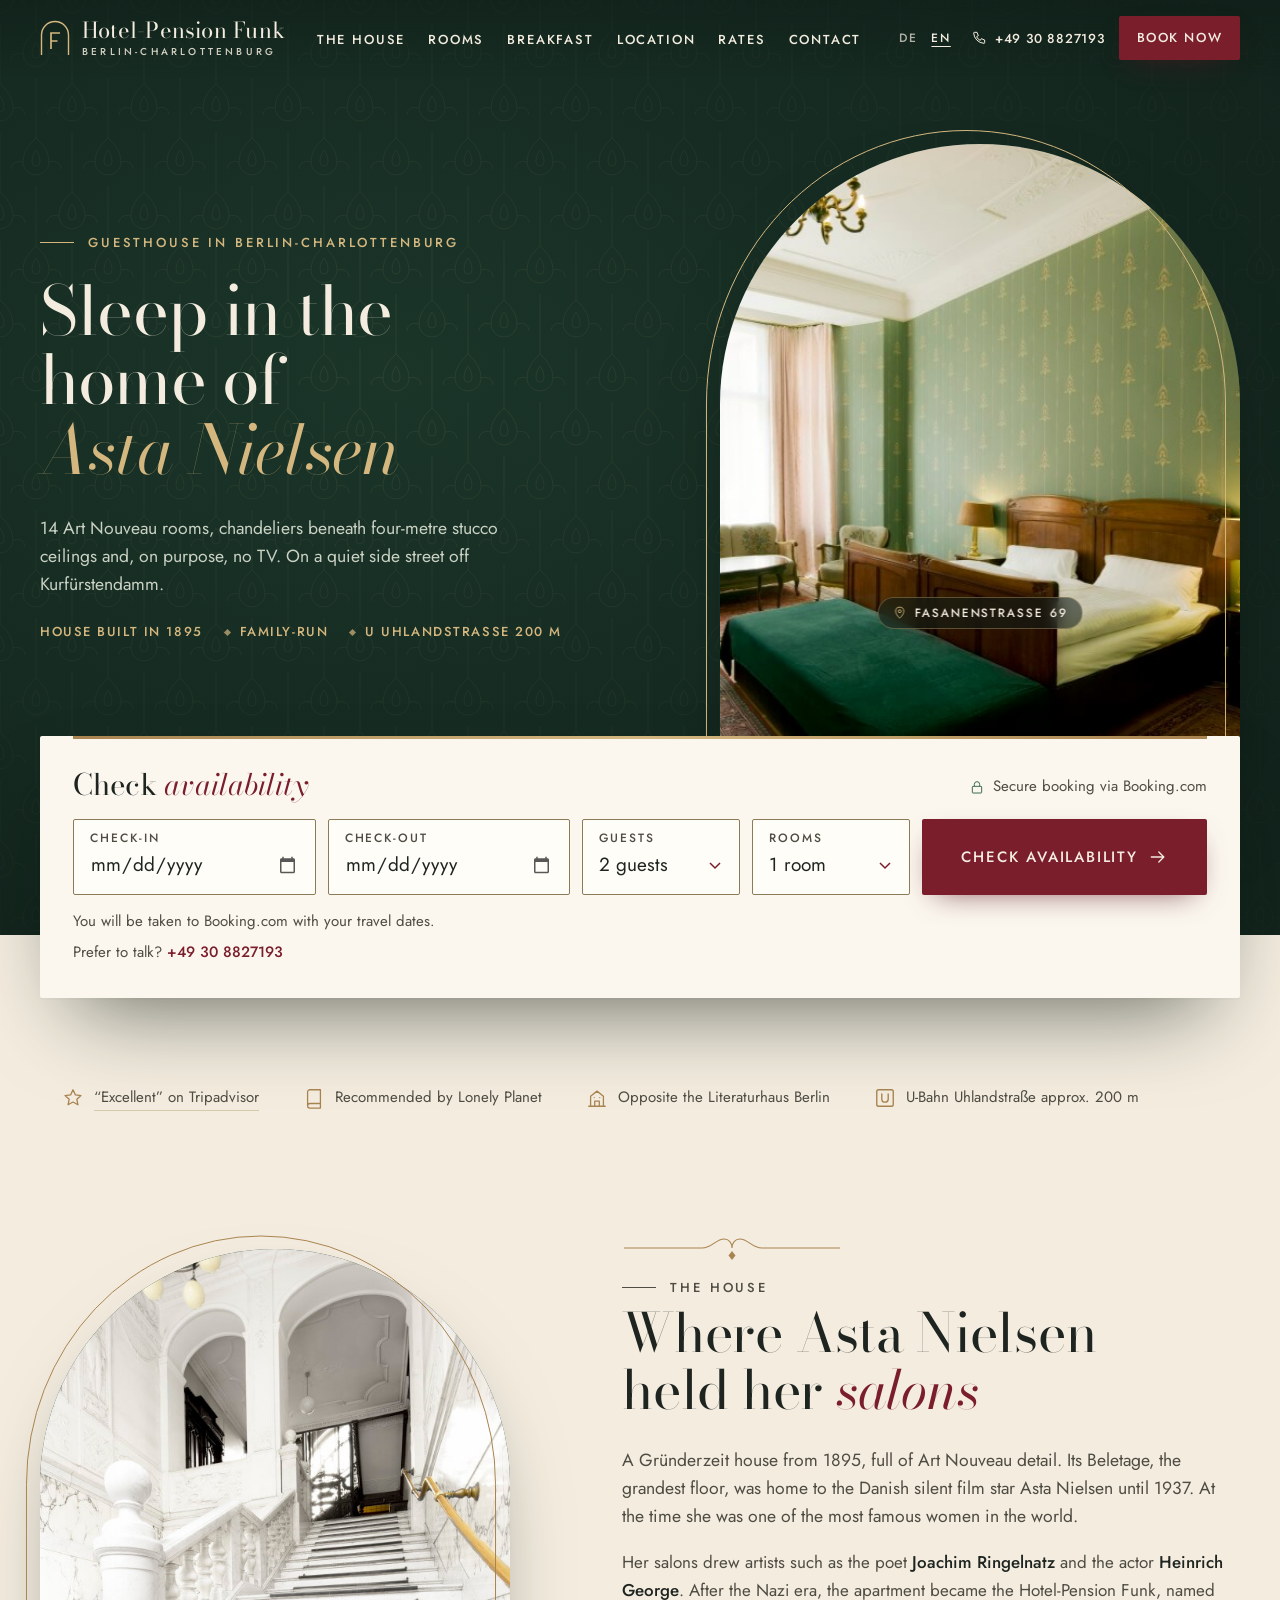
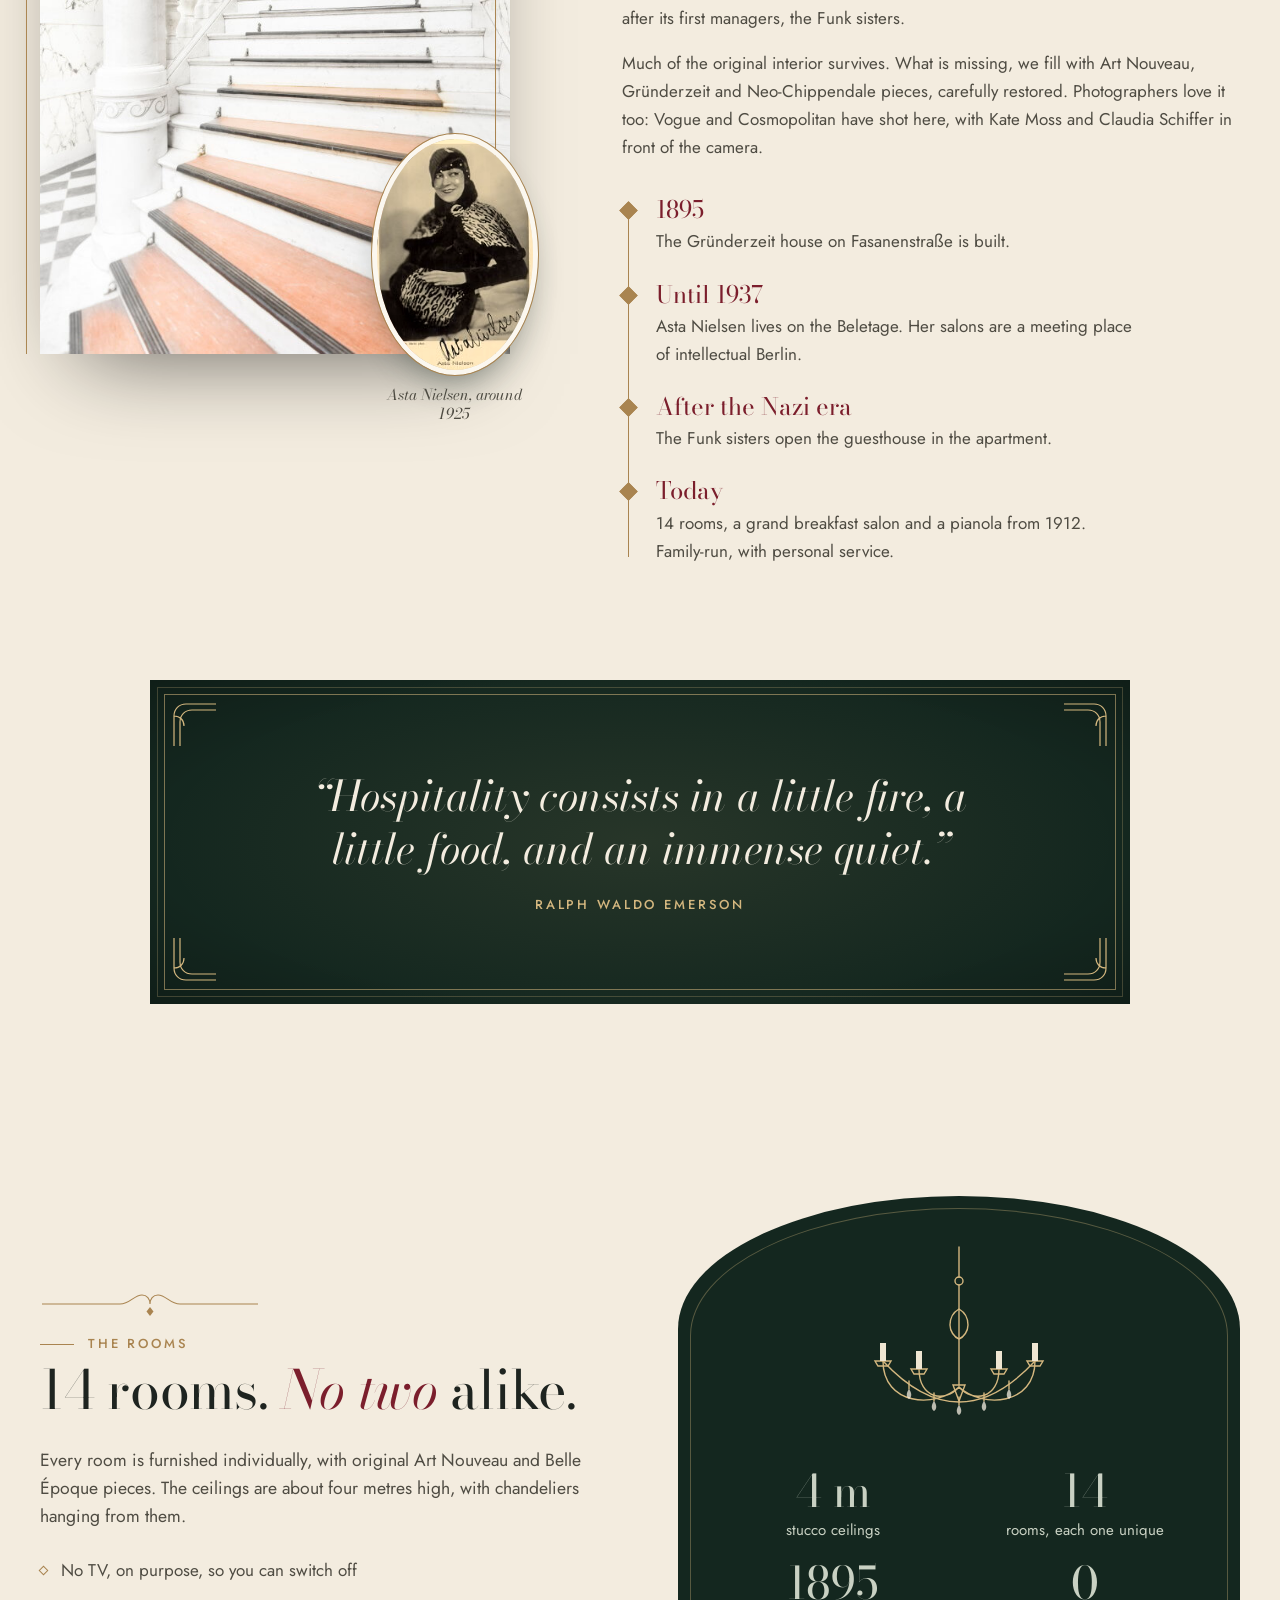
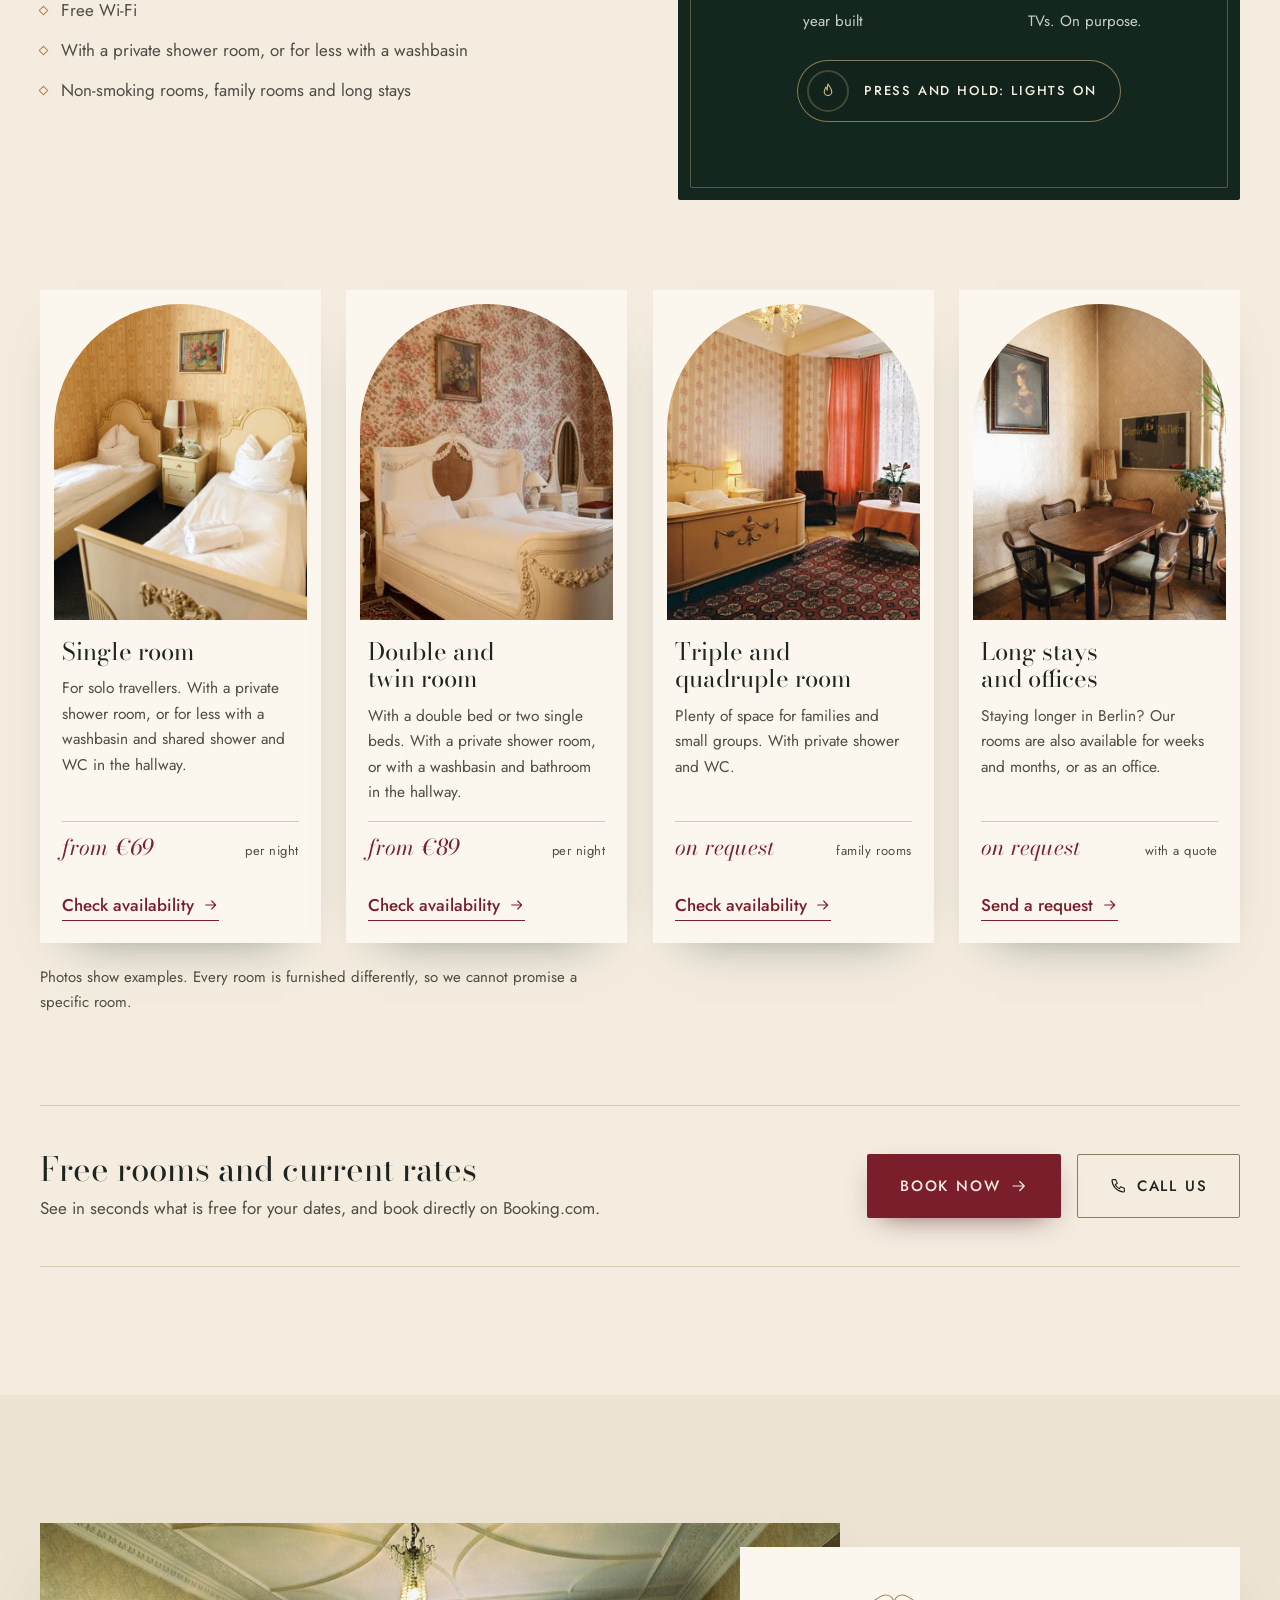
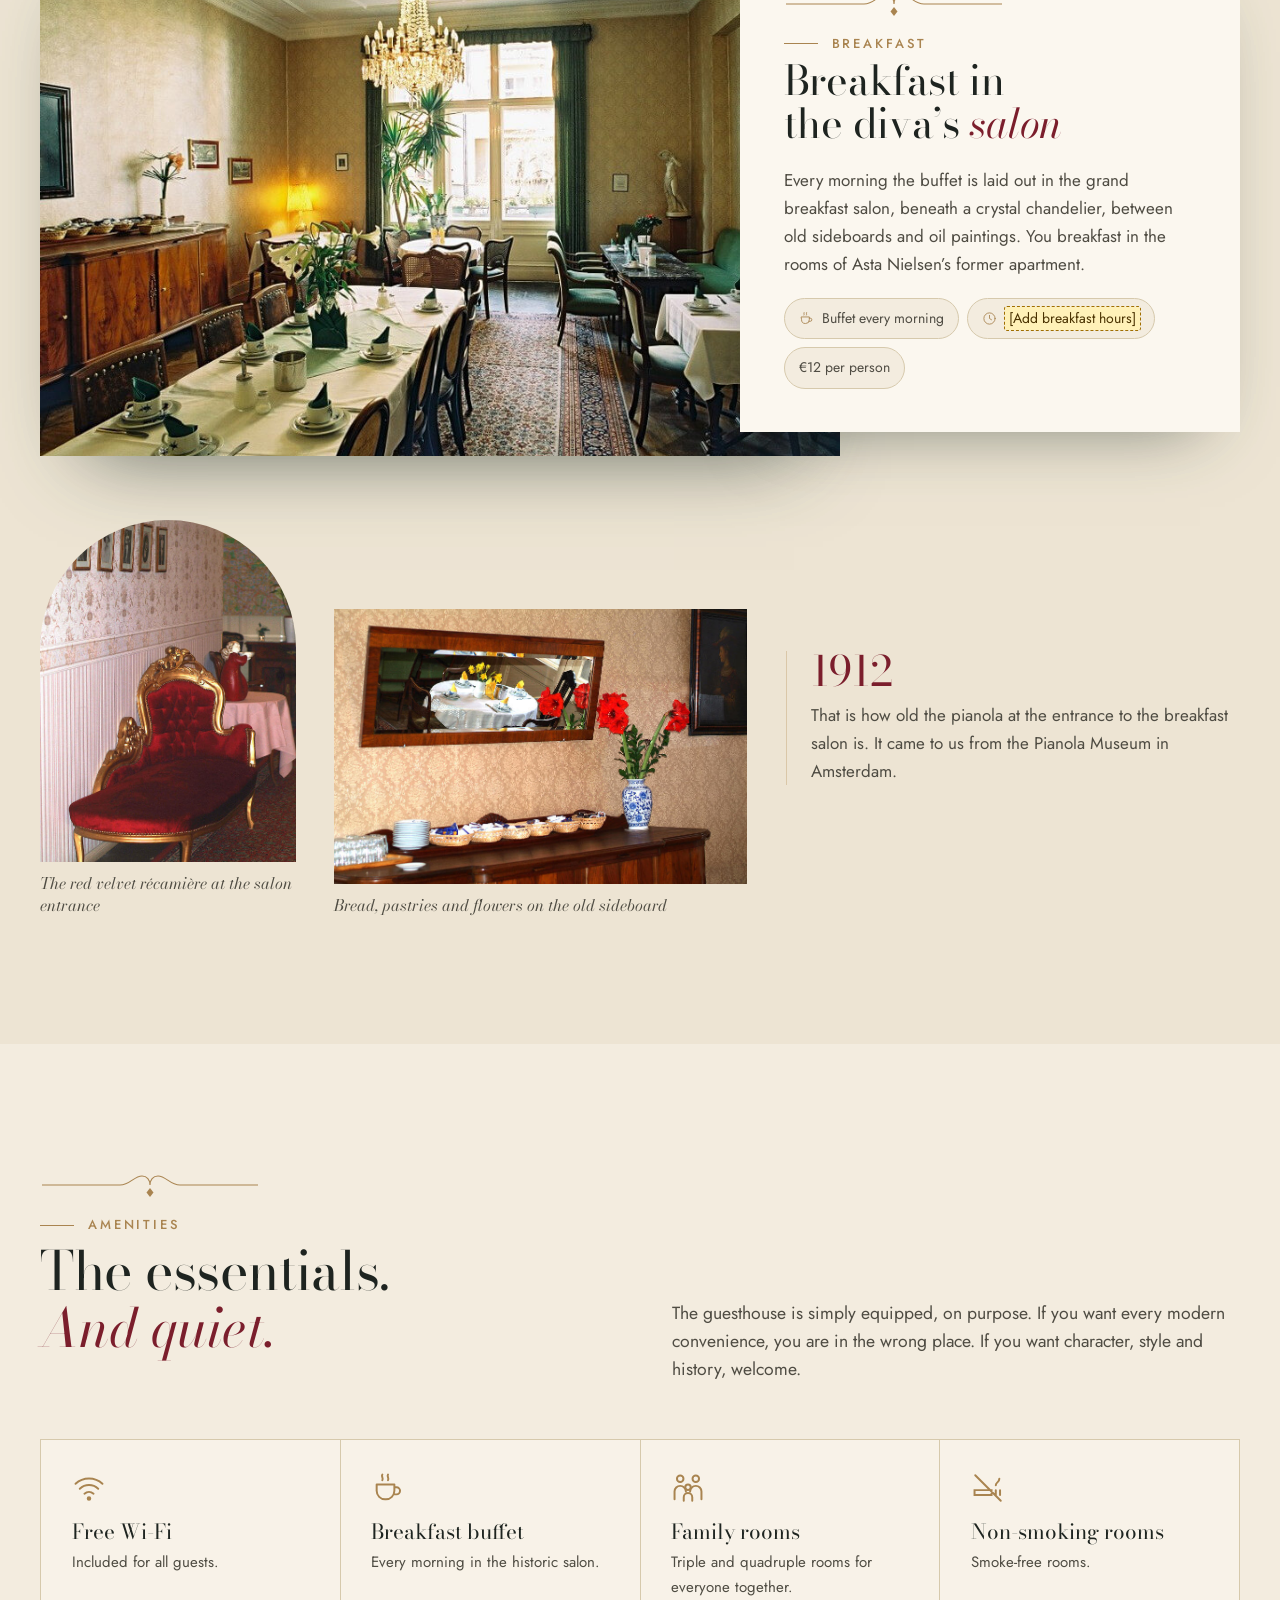
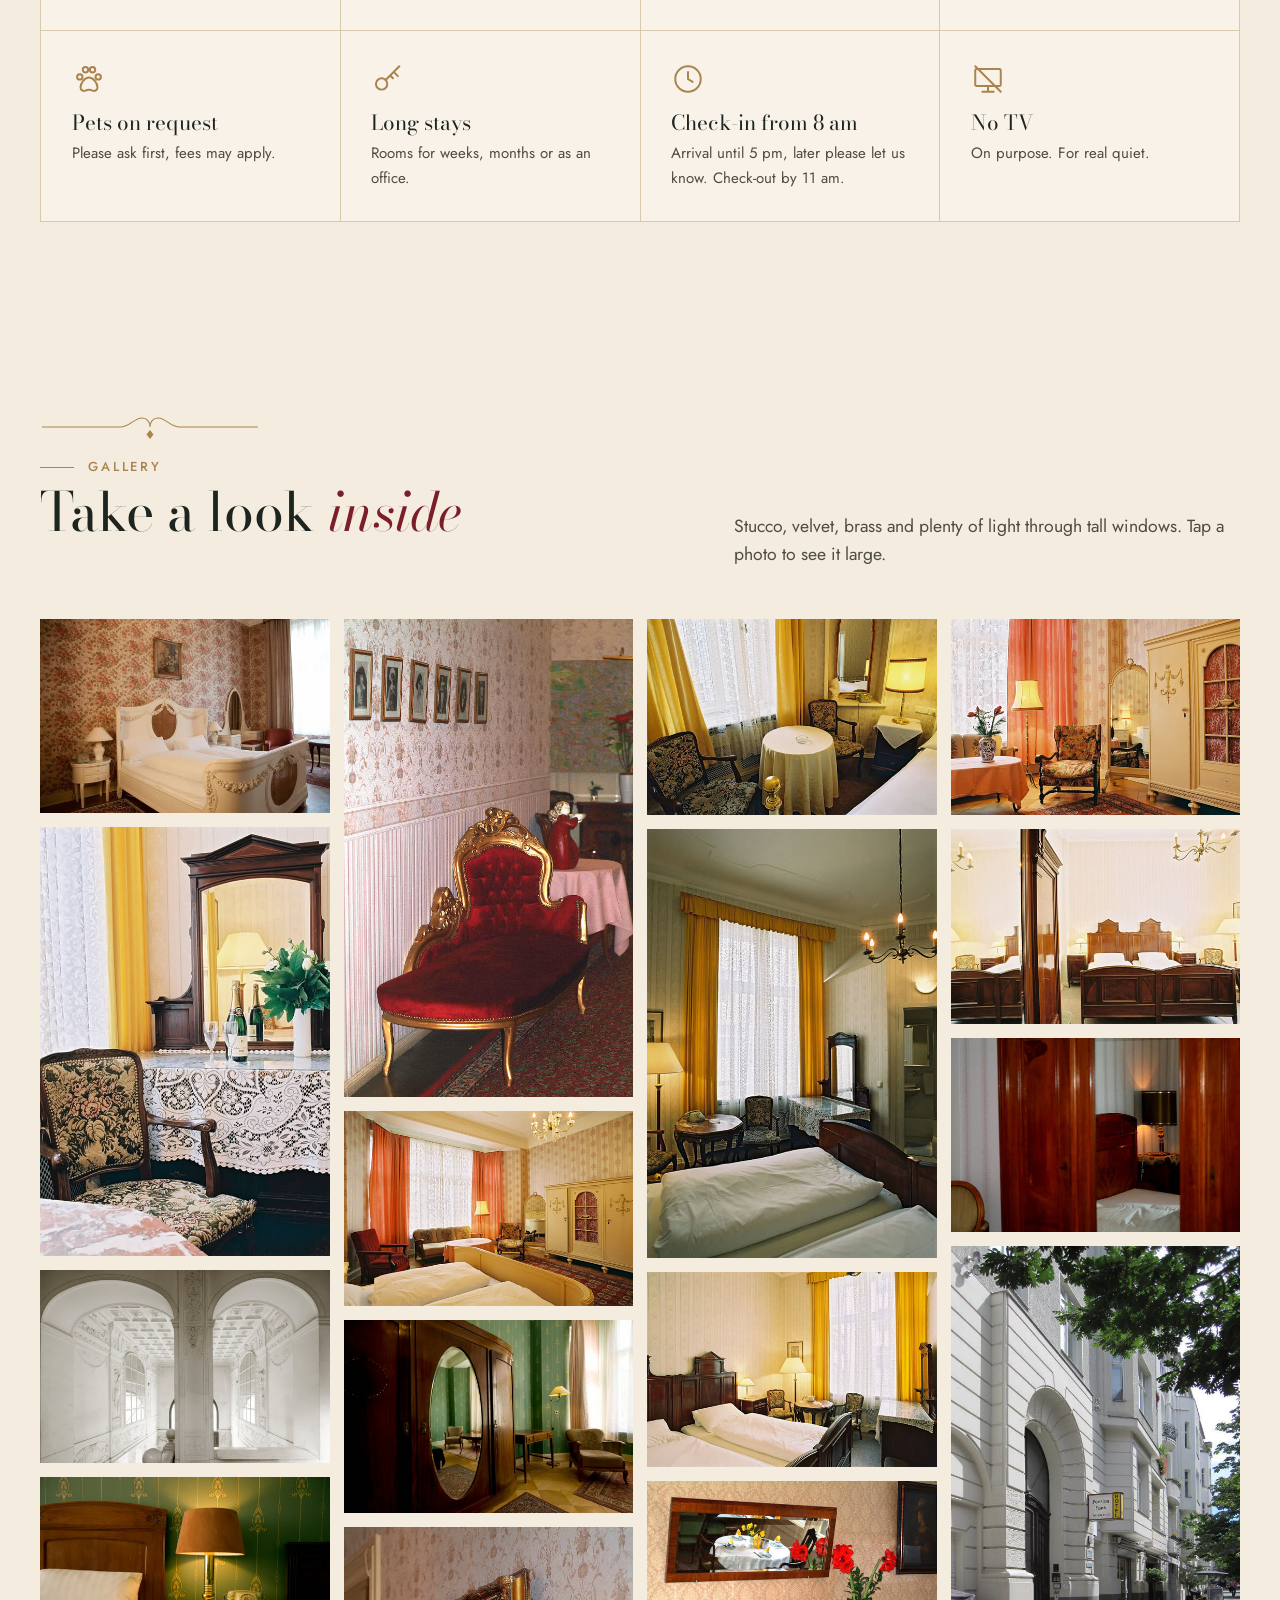
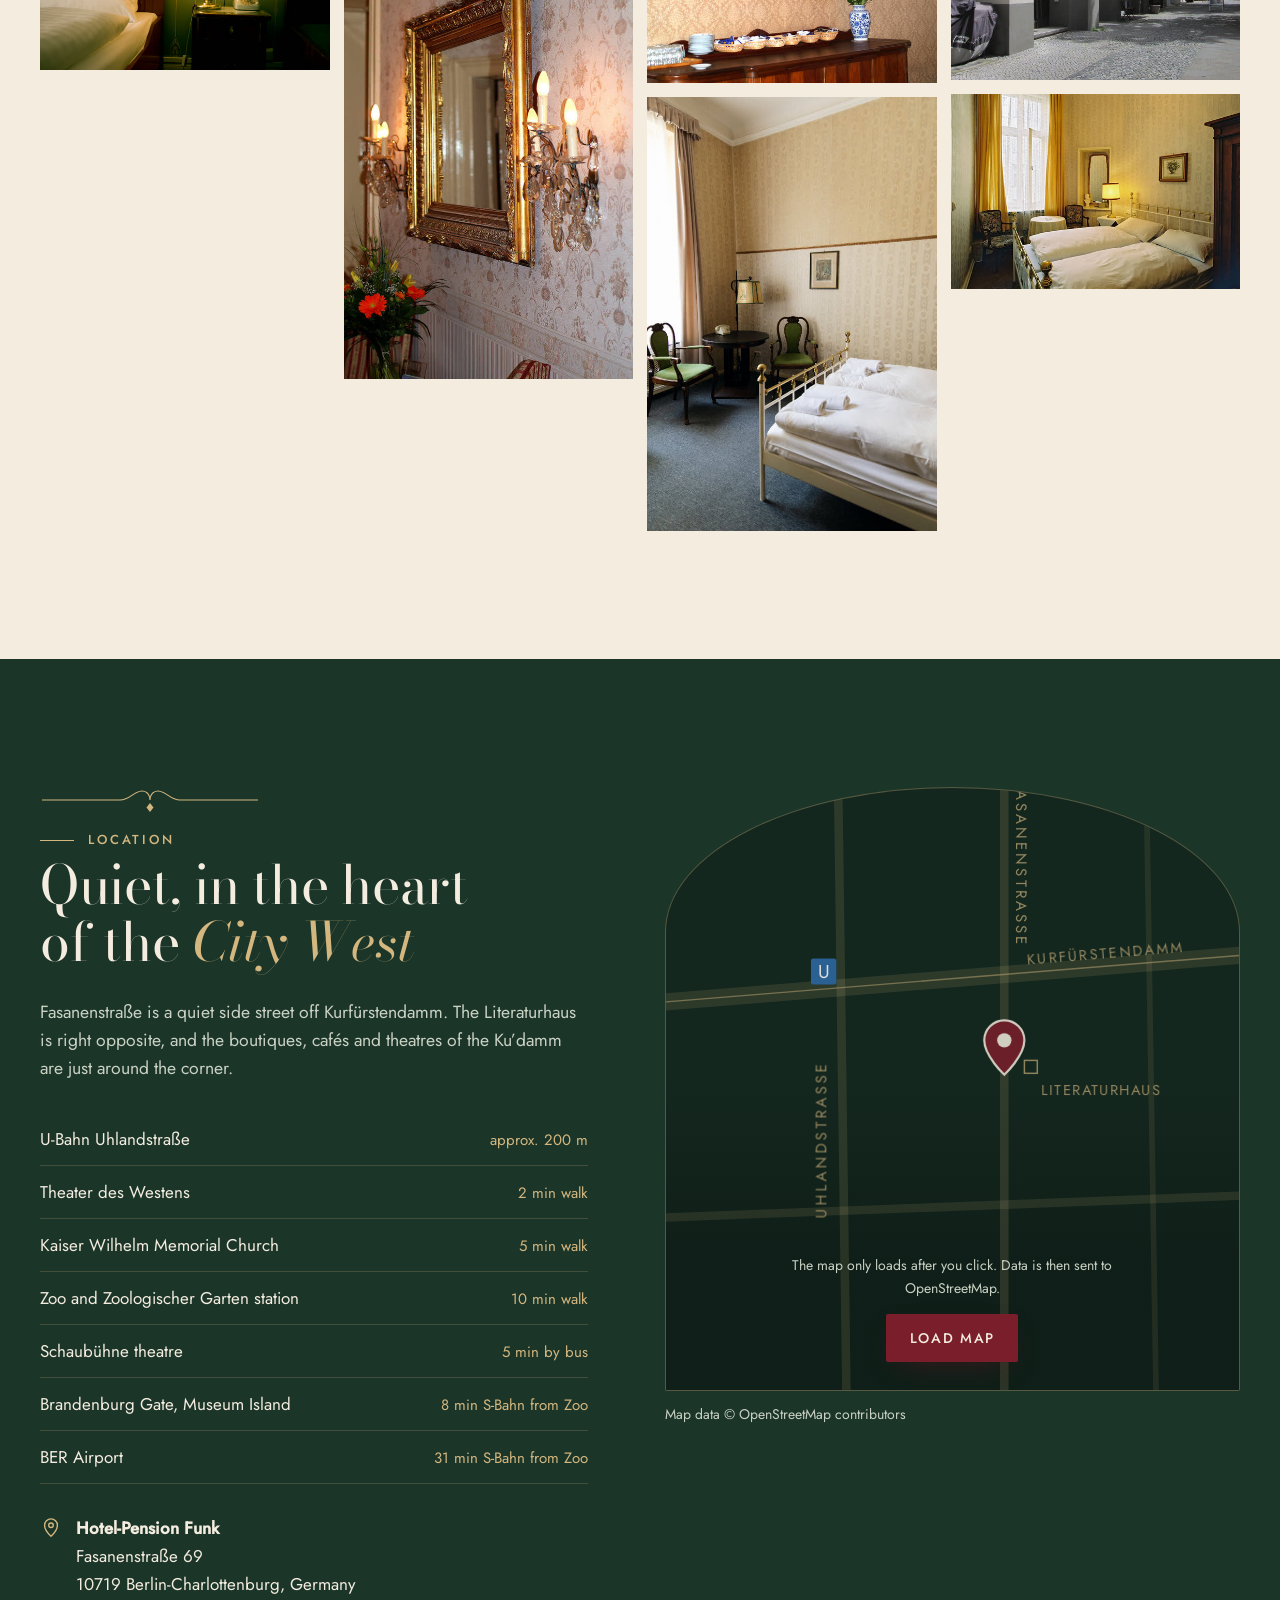
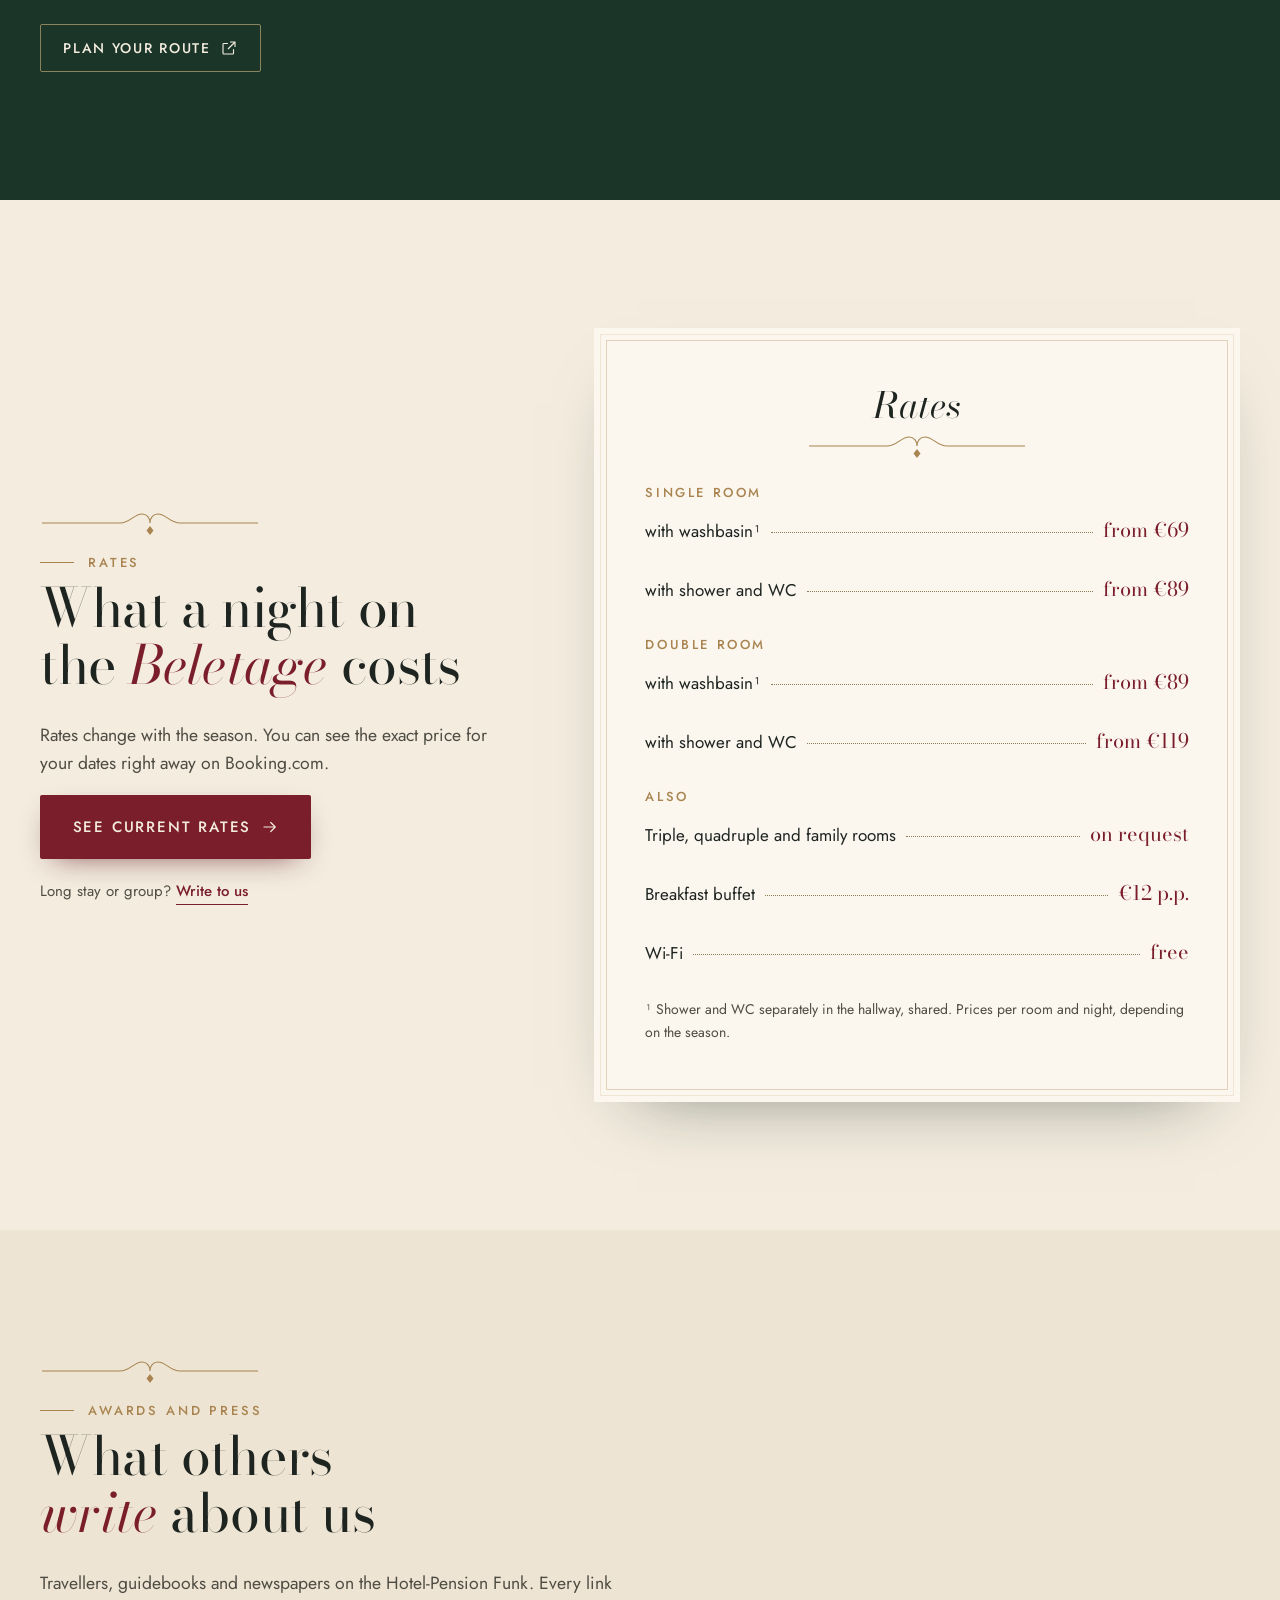
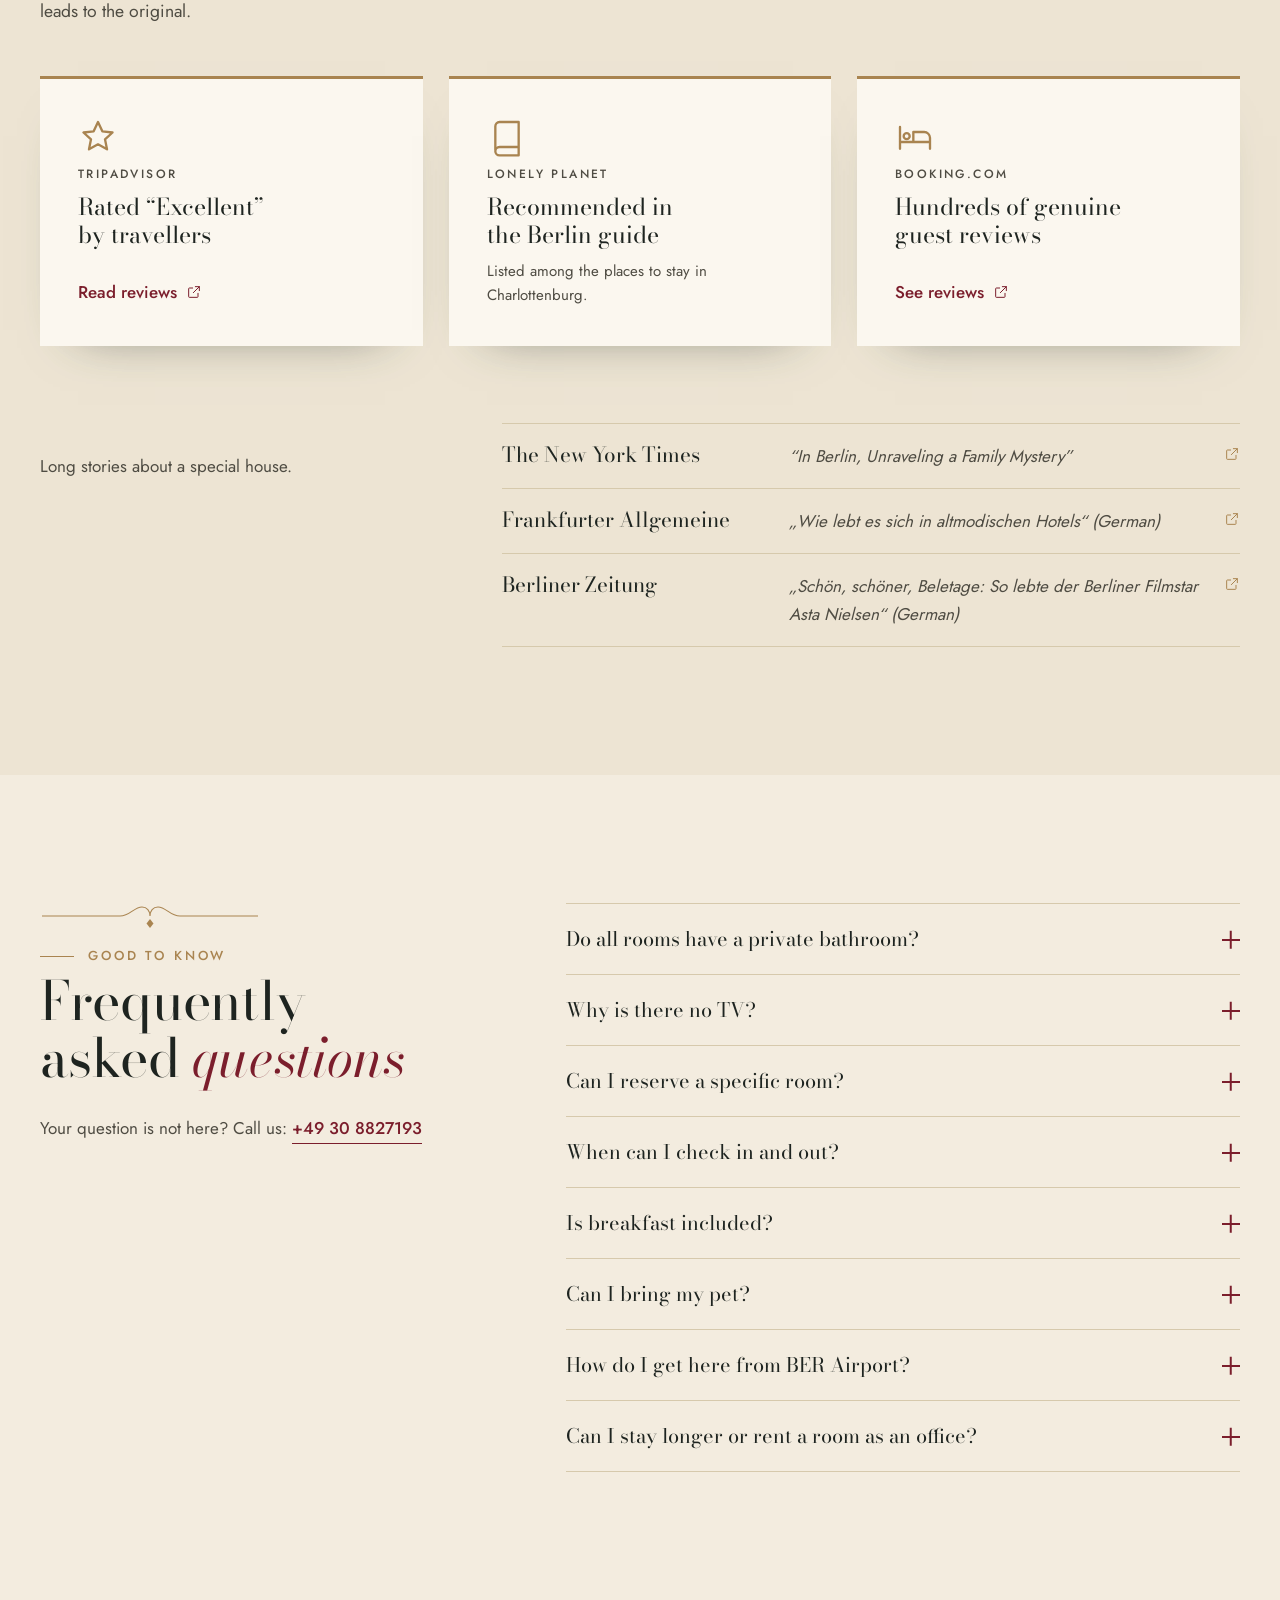
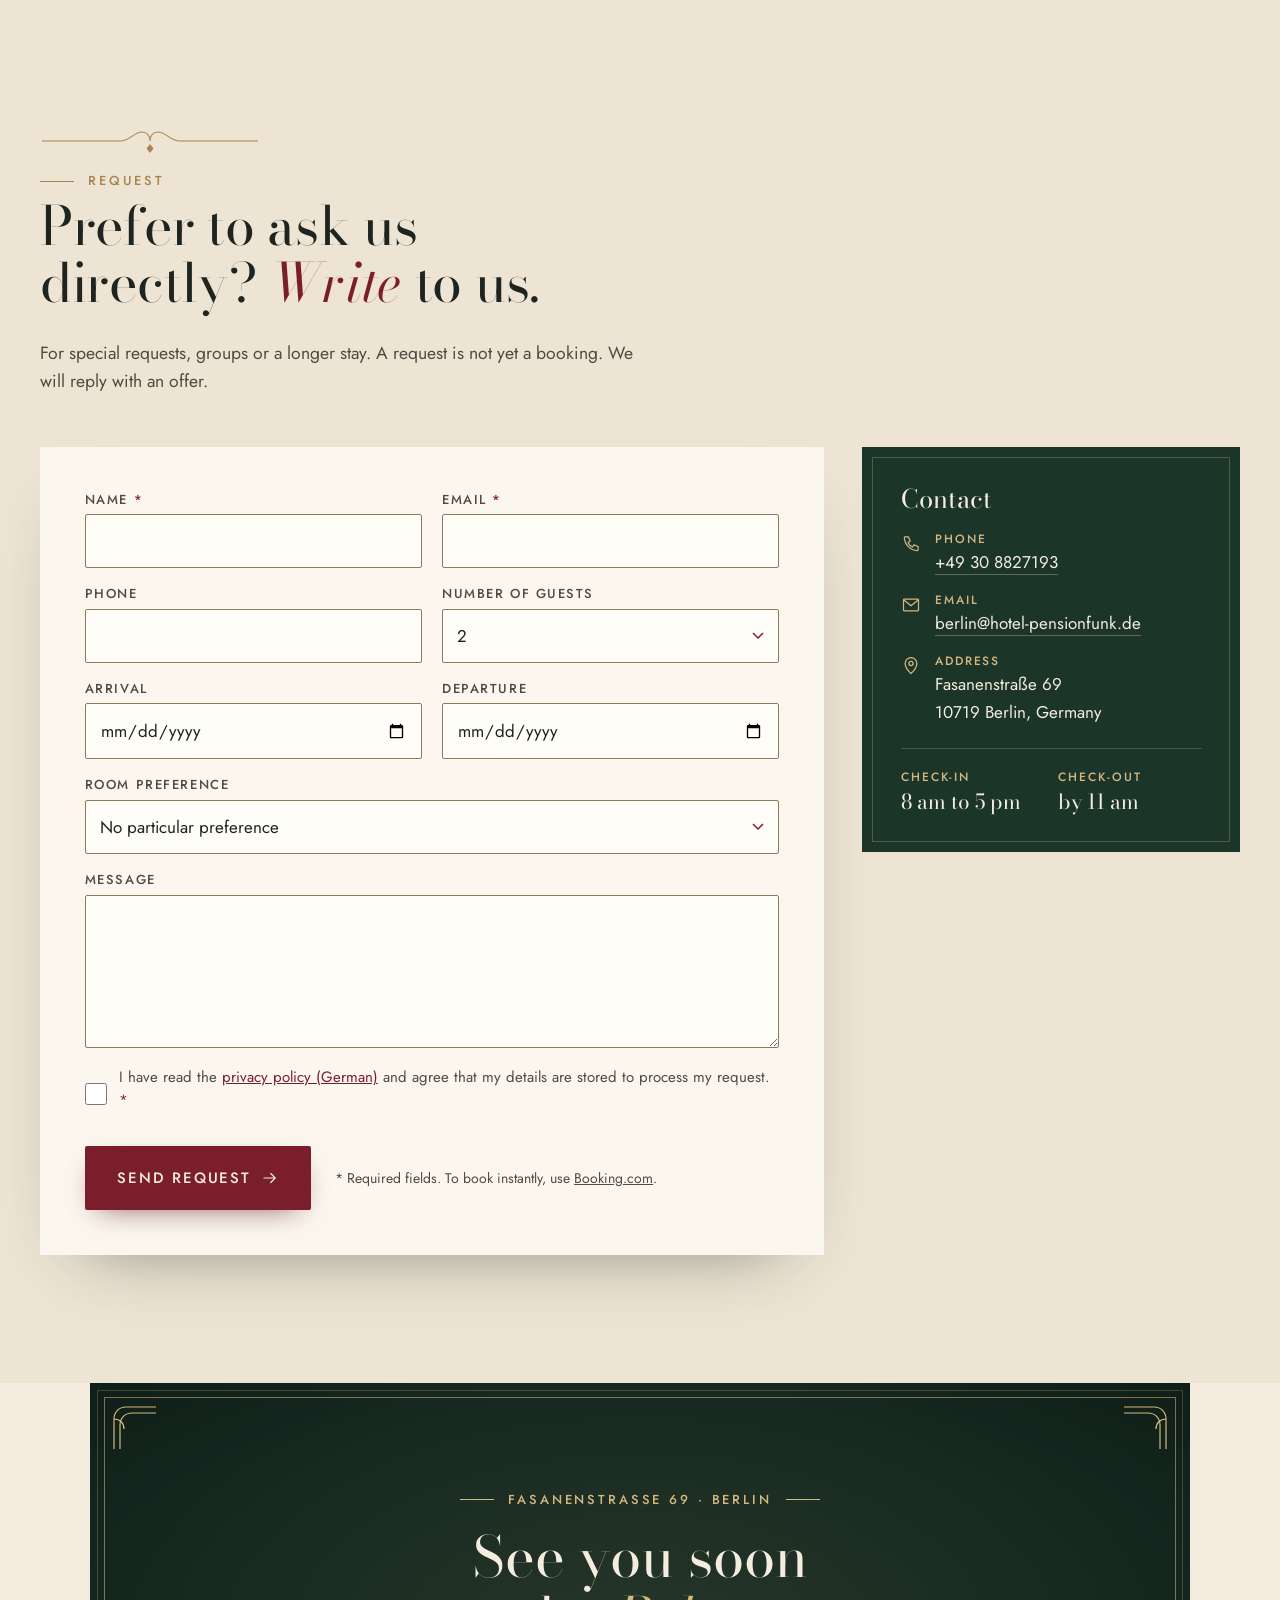
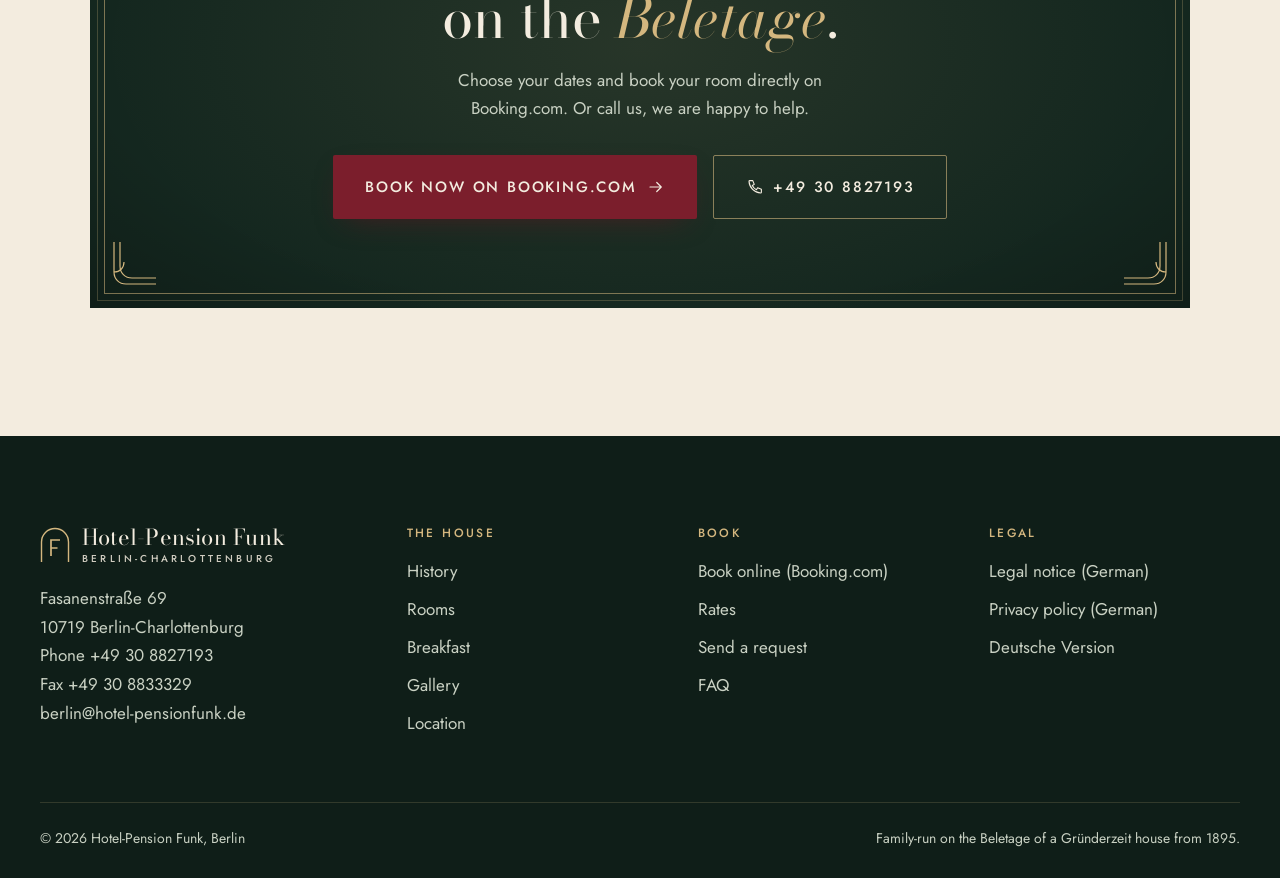
<file: en/index.html>
<!doctype html>
<html lang="en">
<head>
<meta charset="utf-8">
<meta name="viewport" content="width=device-width, initial-scale=1, viewport-fit=cover">
<title>Hotel-Pension Funk Berlin · Art Nouveau guesthouse near Kurfürstendamm</title>
<meta name="description" content="14 individually furnished Art Nouveau rooms in the former home of silent film star Asta Nielsen. A quiet side street off Kurfürstendamm in Berlin-Charlottenburg. Book directly.">
<meta name="theme-color" content="#1B3529">
<!-- TEST VERSION (GitHub Pages): remove this robots line before going live on the real domain -->
<meta name="robots" content="noindex, nofollow">
<!-- DEPLOY STEP: check canonical, hreflang, og:url and og:image against the final live address (currently www.hotel-pensionfunk.de) -->
<link rel="canonical" href="https://www.hotel-pensionfunk.de/en/">
<link rel="alternate" hreflang="de" href="https://www.hotel-pensionfunk.de/">
<link rel="alternate" hreflang="en" href="https://www.hotel-pensionfunk.de/en/">
<link rel="alternate" hreflang="x-default" href="https://www.hotel-pensionfunk.de/">
<meta property="og:type" content="website">
<meta property="og:locale" content="en_GB">
<meta property="og:locale:alternate" content="de_DE">
<meta property="og:site_name" content="Hotel-Pension Funk">
<meta property="og:title" content="Hotel-Pension Funk · Sleep in the home of Asta Nielsen">
<meta property="og:description" content="14 Art Nouveau rooms, four-metre stucco ceilings, chandeliers. On a quiet side street off Kurfürstendamm in Berlin.">
<meta property="og:url" content="https://www.hotel-pensionfunk.de/en/">
<meta property="og:image" content="https://www.hotel-pensionfunk.de/assets/img/og-image.jpg">
<meta property="og:image:width" content="1200">
<meta property="og:image:height" content="630">
<meta property="og:image:alt" content="Room at Hotel-Pension Funk with green Art Nouveau wallpaper and a chandelier">
<meta name="twitter:card" content="summary_large_image">
<link rel="icon" href="../favicon.svg" type="image/svg+xml">
<link rel="preload" href="../assets/fonts/bodonimoda-var.woff2" as="font" type="font/woff2" crossorigin>
<link rel="preload" href="../assets/fonts/jost-var.woff2" as="font" type="font/woff2" crossorigin>
<link rel="preload" href="../assets/img/zimmer-gruen.jpg" as="image" fetchpriority="high">
<link rel="stylesheet" href="../assets/css/style.css">
<script type="application/ld+json">
{
  "@context": "https://schema.org",
  "@type": "Hotel",
  "name": "Hotel-Pension Funk",
  "alternateName": "Pension Funk",
  "description": "Family-run guesthouse with 14 individually furnished Art Nouveau and Belle Époque rooms in the former home of silent film star Asta Nielsen, close to Kurfürstendamm.",
  "url": "https://www.hotel-pensionfunk.de/en/",
  "telephone": "+49 30 8827193",
  "faxNumber": "+49 30 8833329",
  "email": "berlin@hotel-pensionfunk.de",
  "image": [
    "https://www.hotel-pensionfunk.de/assets/img/zimmer-gruen.jpg",
    "https://www.hotel-pensionfunk.de/assets/img/fruehstueckssalon.jpg",
    "https://www.hotel-pensionfunk.de/assets/img/treppenhaus.jpg"
  ],
  "address": {
    "@type": "PostalAddress",
    "streetAddress": "Fasanenstraße 69",
    "postalCode": "10719",
    "addressLocality": "Berlin",
    "addressRegion": "Berlin",
    "addressCountry": "DE"
  },
  "geo": { "@type": "GeoCoordinates", "latitude": 52.50111, "longitude": 13.32743 },
  "hasMap": "https://www.openstreetmap.org/?mlat=52.50111&mlon=13.32743#map=18/52.50111/13.32743",
  "checkinTime": "08:00",
  "checkoutTime": "11:00",
  "numberOfRooms": 14,
  "petsAllowed": "On request",
  "priceRange": "Single rooms from €69, double rooms from €89 per night",
  "currenciesAccepted": "EUR",
  "availableLanguage": ["de", "en"],
  "amenityFeature": [
    { "@type": "LocationFeatureSpecification", "name": "Free Wi-Fi", "value": true },
    { "@type": "LocationFeatureSpecification", "name": "Breakfast buffet", "value": true },
    { "@type": "LocationFeatureSpecification", "name": "Non-smoking rooms", "value": true },
    { "@type": "LocationFeatureSpecification", "name": "Family rooms", "value": true },
    { "@type": "LocationFeatureSpecification", "name": "Pets on request", "value": true }
  ],
  "sameAs": [
    "https://www.tripadvisor.com/Hotel_Review-g187323-d529521-Reviews-Pension_Funk-Berlin.html",
    "https://www.booking.com/hotel/de/pension-funk.html"
  ],
  "potentialAction": {
    "@type": "ReserveAction",
    "target": { "@type": "EntryPoint", "urlTemplate": "https://www.booking.com/hotel/de/pension-funk.html", "inLanguage": "en" }
  }
}
</script>
</head>
<body>
<a class="skip" href="#main">Skip to content</a>
<div class="env" aria-hidden="true"></div>

<svg width="0" height="0" style="position:absolute" aria-hidden="true" focusable="false">
  <symbol id="i-mark" viewBox="0 0 30 36" fill="none" stroke="currentColor"><path d="M1.5 35V15a13.5 13.5 0 0 1 27 0v20" stroke-width="1.4"/><path d="M11 29V13h9M11 21h6.5" stroke-width="1.7"/></symbol>
  <symbol id="i-arrow" viewBox="0 0 24 24" fill="none" stroke="currentColor" stroke-width="1.6" stroke-linecap="round" stroke-linejoin="round"><path d="M4 12h15M13 6l6 6-6 6"/></symbol>
  <symbol id="i-ext" viewBox="0 0 24 24" fill="none" stroke="currentColor" stroke-width="1.5" stroke-linecap="round" stroke-linejoin="round"><path d="M14 4h6v6M20 4l-9 9M18 14v5a1 1 0 0 1-1 1H5a1 1 0 0 1-1-1V7a1 1 0 0 1 1-1h5"/></symbol>
  <symbol id="i-phone" viewBox="0 0 24 24" fill="none" stroke="currentColor" stroke-width="1.5" stroke-linejoin="round"><path d="M5 3.5h4l2 5-2.6 1.6a11 11 0 0 0 5.5 5.5l1.6-2.6 5 2v4a1 1 0 0 1-1 1A16.5 16.5 0 0 1 4 4.5a1 1 0 0 1 1-1z"/></symbol>
  <symbol id="i-mail" viewBox="0 0 24 24" fill="none" stroke="currentColor" stroke-width="1.5" stroke-linejoin="round"><rect x="3" y="5" width="18" height="14" rx="1"/><path d="M3.5 6l8.5 7 8.5-7"/></symbol>
  <symbol id="i-pin" viewBox="0 0 24 24" fill="none" stroke="currentColor" stroke-width="1.5"><path d="M12 21s-7-6.4-7-12a7 7 0 0 1 14 0c0 5.6-7 12-7 12z"/><circle cx="12" cy="9" r="2.5"/></symbol>
  <symbol id="i-lock" viewBox="0 0 24 24" fill="none" stroke="currentColor" stroke-width="1.5"><rect x="5" y="11" width="14" height="10" rx="1"/><path d="M8 11V8a4 4 0 0 1 8 0v3"/></symbol>
  <symbol id="i-wifi" viewBox="0 0 24 24" fill="none" stroke="currentColor" stroke-width="1.4" stroke-linecap="round"><path d="M2.5 9a14 14 0 0 1 19 0M5.5 12.5a9.5 9.5 0 0 1 13 0M8.8 16a5 5 0 0 1 6.4 0"/><circle cx="12" cy="19.4" r=".9" fill="currentColor"/></symbol>
  <symbol id="i-cup" viewBox="0 0 24 24" fill="none" stroke="currentColor" stroke-width="1.4" stroke-linecap="round" stroke-linejoin="round"><path d="M4 9.5h12.5v4.5a6 6 0 0 1-6 6h-.5a6 6 0 0 1-6-6zM16.5 11.5h1.5a2.5 2.5 0 0 1 0 5h-1.6M8 2.5c-1 1.5 1 2.5 0 4M12 2.5c-1 1.5 1 2.5 0 4"/></symbol>
  <symbol id="i-family" viewBox="0 0 24 24" fill="none" stroke="currentColor" stroke-width="1.4" stroke-linecap="round"><circle cx="6.5" cy="5.5" r="2.3"/><circle cx="17.5" cy="5.5" r="2.3"/><circle cx="12" cy="11.5" r="1.9"/><path d="M2.5 20v-5.5a4 4 0 0 1 8 0M13.5 14.5a4 4 0 0 1 8 0V20M9 21v-2.5a3 3 0 0 1 6 0V21"/></symbol>
  <symbol id="i-nosmoke" viewBox="0 0 24 24" fill="none" stroke="currentColor" stroke-width="1.4" stroke-linecap="round"><path d="M2.5 13.5h12v3.5h-12zM17.5 13.5V17M20.5 13.5V17M17.5 10c0-2 2.5-2 2.5-4.5M3 3l18 18"/></symbol>
  <symbol id="i-paw" viewBox="0 0 24 24" fill="none" stroke="currentColor" stroke-width="1.4"><circle cx="5.5" cy="10.5" r="1.9"/><circle cx="9.5" cy="5.5" r="1.9"/><circle cx="14.5" cy="5.5" r="1.9"/><circle cx="18.5" cy="10.5" r="1.9"/><path d="M12 11c-3 0-6 4-6 7a2.5 2.5 0 0 0 3.5 2.2 6.3 6.3 0 0 1 5 0A2.5 2.5 0 0 0 18 18c0-3-3-7-6-7z"/></symbol>
  <symbol id="i-key" viewBox="0 0 24 24" fill="none" stroke="currentColor" stroke-width="1.4" stroke-linecap="round"><circle cx="7.5" cy="15.5" r="4"/><path d="M10.5 12.5L20 3M16 7l3 3M13.5 9.5l2 2"/></symbol>
  <symbol id="i-clock" viewBox="0 0 24 24" fill="none" stroke="currentColor" stroke-width="1.4" stroke-linecap="round"><circle cx="12" cy="12" r="9"/><path d="M12 7v5l3.2 2"/></symbol>
  <symbol id="i-quiet" viewBox="0 0 24 24" fill="none" stroke="currentColor" stroke-width="1.4" stroke-linecap="round"><rect x="3" y="5" width="18" height="12" rx="1"/><path d="M8 21h8M12 17v4M3 3l18 18"/></symbol>
  <symbol id="i-star" viewBox="0 0 24 24" fill="none" stroke="currentColor" stroke-width="1.4" stroke-linejoin="round"><path d="M12 3l2.6 5.6 6.1.7-4.5 4.1 1.2 6L12 16.4l-5.4 3 1.2-6-4.5-4.1 6.1-.7z"/></symbol>
  <symbol id="i-book" viewBox="0 0 24 24" fill="none" stroke="currentColor" stroke-width="1.4" stroke-linejoin="round"><path d="M5 20V5.5A2.5 2.5 0 0 1 7.5 3H19v15H7.5A2.5 2.5 0 0 0 5 20.5 2.5 2.5 0 0 0 7.5 23H19v-5"/></symbol>
  <symbol id="i-bed" viewBox="0 0 24 24" fill="none" stroke="currentColor" stroke-width="1.4" stroke-linecap="round" stroke-linejoin="round"><path d="M3 19V6M3 15h18v4M21 15v-2.5A3.5 3.5 0 0 0 17.5 9H11v6"/><circle cx="7" cy="11.5" r="1.8"/></symbol>
  <symbol id="i-house" viewBox="0 0 24 24" fill="none" stroke="currentColor" stroke-width="1.4" stroke-linecap="round" stroke-linejoin="round"><path d="M3 21h18M5 21V10l7-5.5 7 5.5v11M9.5 21v-5.5h5V21M9 11.5h.01M15 11.5h.01"/></symbol>
  <symbol id="i-u" viewBox="0 0 24 24" fill="none" stroke="currentColor" stroke-width="1.5"><rect x="3" y="3" width="18" height="18" rx="2"/><path d="M8.5 7v6a3.5 3.5 0 0 0 7 0V7"/></symbol>
  <symbol id="i-close" viewBox="0 0 24 24" fill="none" stroke="currentColor" stroke-width="1.6" stroke-linecap="round"><path d="M5 5l14 14M19 5L5 19"/></symbol>
  <symbol id="i-prev" viewBox="0 0 24 24" fill="none" stroke="currentColor" stroke-width="1.6" stroke-linecap="round" stroke-linejoin="round"><path d="M15 5l-7 7 7 7"/></symbol>
  <symbol id="i-next" viewBox="0 0 24 24" fill="none" stroke="currentColor" stroke-width="1.6" stroke-linecap="round" stroke-linejoin="round"><path d="M9 5l7 7-7 7"/></symbol>
  <symbol id="i-flame" viewBox="0 0 24 24" fill="none" stroke="currentColor" stroke-width="1.5" stroke-linejoin="round"><path d="M12 2.5c1 3 5 5.2 5 10.5a5 5 0 0 1-10 0c0-3 2-4.2 2-6.2 1 1 2 2.2 2 4.2 0-3 0-5.5 1-8.5z"/></symbol>
  <symbol id="orn" viewBox="0 0 220 26"><path d="M2 13H80C90 13 94 4 102 4C107 4 110 8 110 13C110 8 113 4 118 4C126 4 130 13 140 13H218"/></symbol>
</svg>

<header class="site-header" id="top">
  <div class="wrap bar">
    <a class="brand" href="#top" aria-label="Hotel-Pension Funk, back to top">
      <svg aria-hidden="true"><use href="#i-mark"/></svg>
      <span class="brand-name"><b>Hotel-Pension Funk</b><span>Berlin-Charlottenburg</span></span>
    </a>
    <nav class="nav" id="site-nav" aria-label="Main navigation">
      <ul>
        <li><a href="#haus">The House</a></li>
        <li><a href="#zimmer">Rooms</a></li>
        <li><a href="#fruehstueck">Breakfast</a></li>
        <li><a href="#lage">Location</a></li>
        <li><a href="#preise">Rates</a></li>
        <li><a href="#anfrage">Contact</a></li>
      </ul>
      <div class="nav-extra">
        <a class="btn btn-primary btn-lg js-book" href="https://www.booking.com/hotel/de/pension-funk.html?lang=en-gb">Book now on Booking.com</a>
        <a class="btn btn-ghost" href="tel:+49308827193"><svg aria-hidden="true"><use href="#i-phone"/></svg>+49 30 8827193</a>
      </div>
    </nav>
    <div class="header-actions">
      <div class="lang"><a href="../" hreflang="de" lang="de" aria-label="Deutsch">DE</a><a href="./" aria-current="true" hreflang="en" lang="en" aria-label="English">EN</a></div>
      <a class="header-phone" href="tel:+49308827193" aria-label="Call: +49 30 8827193"><svg aria-hidden="true"><use href="#i-phone"/></svg><span>+49 30 8827193</span></a>
      <a class="btn btn-primary header-book js-book" href="https://www.booking.com/hotel/de/pension-funk.html?lang=en-gb">Book now</a>
      <button class="nav-toggle" type="button" aria-expanded="false" aria-controls="site-nav" aria-label="Open menu"><span></span></button>
    </div>
  </div>
</header>

<main id="main" tabindex="-1">

<!-- ============ HERO + BOOKING ============ -->
<section class="hero dark" aria-labelledby="hero-title" data-live>
  <div class="wrap hero-grid">
    <div class="hero-copy">
      <p class="kicker rise d1">Guesthouse in Berlin-Charlottenburg</p>
      <h1 id="hero-title" class="rise d2"><span class="ln">Sleep in the</span> <span class="ln">home of</span> <span class="ln"><em>Asta Nielsen</em></span></h1>
      <p class="lede rise d3">14 Art Nouveau rooms, chandeliers beneath four-metre stucco ceilings and, on purpose, no TV.<span class="lede-more"> On a quiet side street off Kurfürstendamm.</span></p>
      <ul class="hero-facts rise d4">
        <li>House built in 1895</li>
        <li>Family-run</li>
        <li>U Uhlandstraße 200 m</li>
      </ul>
    </div>
    <div class="arch-wrap rise d3">
      <div class="arch"><img class="anim" src="../assets/img/zimmer-gruen.jpg" width="900" height="600" fetchpriority="high" alt="Room with green Art Nouveau wallpaper, chandelier and wooden beds"></div>
      <svg class="arch-line" viewBox="0 0 548 664" preserveAspectRatio="none" aria-hidden="true"><path pathLength="1" d="M.5 664V274A273.5 273.5 0 0 1 547.5 274V664"/></svg>
      <p class="arch-chip"><svg aria-hidden="true"><use href="#i-pin"/></svg>Fasanenstraße 69</p>
    </div>
  </div>

  <div class="wrap booking-wrap" id="buchen">
    <div class="book-card">
      <div class="book-head">
        <h2>Check <em>availability</em></h2>
        <p><svg aria-hidden="true"><use href="#i-lock"/></svg>Secure booking via Booking.com</p>
      </div>
      <form class="book-form" id="booking-form" action="https://www.booking.com/hotel/de/pension-funk.html" method="get" novalidate>
        <div class="field">
          <label for="bk-in">Check-in</label>
          <input id="bk-in" name="checkin" type="date" autocomplete="off">
        </div>
        <div class="field">
          <label for="bk-out">Check-out</label>
          <input id="bk-out" name="checkout" type="date" autocomplete="off">
        </div>
        <div class="field">
          <label for="bk-adults">Guests</label>
          <select id="bk-adults" name="group_adults">
            <option value="1">1 guest</option>
            <option value="2" selected>2 guests</option>
            <option value="3">3 guests</option>
            <option value="4">4 guests</option>
            <option value="5">5 guests</option>
            <option value="6">6 guests</option>
            <option value="7">7 guests</option>
            <option value="8">8 guests</option>
          </select>
        </div>
        <div class="field">
          <label for="bk-rooms">Rooms</label>
          <select id="bk-rooms" name="no_rooms">
            <option value="1" selected>1 room</option>
            <option value="2">2 rooms</option>
            <option value="3">3 rooms</option>
            <option value="4">4 rooms</option>
          </select>
        </div>
        <input type="hidden" name="group_children" value="0">
        <input type="hidden" name="lang" value="en-gb">
        <input type="hidden" name="selected_currency" value="EUR">
        <button class="btn btn-primary book-submit" type="submit">Check availability <svg class="arrow" aria-hidden="true"><use href="#i-arrow"/></svg></button>
      </form>
      <p class="book-msg" id="book-msg" role="alert"></p>
      <p class="book-note"><span>You will be taken to Booking.com with your travel dates.</span><span>Prefer to talk? <a href="tel:+49308827193">+49 30 8827193</a></span></p>
    </div>
  </div>
</section>

<!-- ============ TRUST ============ -->
<section class="trust" aria-label="Awards and location">
  <ul class="wrap stagger">
    <li><svg aria-hidden="true"><use href="#i-star"/></svg><a href="https://www.tripadvisor.com/Hotel_Review-g187323-d529521-Reviews-Pension_Funk-Berlin.html" target="_blank" rel="noopener">“Excellent” on Tripadvisor</a></li>
    <li><svg aria-hidden="true"><use href="#i-book"/></svg>Recommended by Lonely Planet</li>
    <li><svg aria-hidden="true"><use href="#i-house"/></svg>Opposite the Literaturhaus Berlin</li>
    <li><svg aria-hidden="true"><use href="#i-u"/></svg>U-Bahn Uhlandstraße approx. 200 m</li>
  </ul>
</section>

<!-- ============ THE HOUSE ============ -->
<section class="section" id="haus" aria-labelledby="haus-title" data-live>
  <div class="wrap house-grid">
    <div class="house-media reveal">
      <div class="arch-wrap">
        <div class="arch"><img src="../assets/img/treppenhaus.jpg" width="600" height="900" loading="lazy" alt="Bright staircase with stucco, arches and marble steps"></div>
        <svg class="arch-line" viewBox="0 0 498 719" preserveAspectRatio="none" aria-hidden="true"><path pathLength="1" d="M.5 719V249.5A248.5 248.5 0 0 1 497.5 249.5V719"/></svg>
      </div>
      <figure class="medallion">
        <div class="oval"><img src="../assets/img/asta-nielsen.jpg" width="189" height="273" loading="lazy" alt="Portrait of silent film actress Asta Nielsen in costume"></div>
        <figcaption>Asta Nielsen, around 1925</figcaption>
      </figure>
    </div>
    <div class="house-copy">
      <svg class="ornament" viewBox="0 0 220 26" aria-hidden="true" focusable="false"><use class="glint anim" href="#orn"/><path class="line" pathLength="1" d="M2 13H80C90 13 94 4 102 4C107 4 110 8 110 13C110 8 113 4 118 4C126 4 130 13 140 13H218"/><path class="gem" d="M110 16l3.5 4.5-3.5 4.5-3.5-4.5z"/></svg>
      <p class="kicker">The House</p>
      <h2 id="haus-title" class="h2 reveal">Where Asta Nielsen held her <em>salons</em></h2>
      <div class="reveal">
        <p class="lede">A Gründerzeit house from 1895, full of Art Nouveau detail. Its Beletage, the grandest floor, was home to the Danish silent film star Asta Nielsen until 1937. At the time she was one of the most famous women in the world.</p>
        <p>Her salons drew artists such as the poet <strong>Joachim Ringelnatz</strong> and the actor <strong>Heinrich George</strong>. After the Nazi era, the apartment became the Hotel-Pension Funk, named after its first managers, the Funk sisters.</p>
        <p>Much of the original interior survives. What is missing, we fill with Art Nouveau, Gründerzeit and Neo-Chippendale pieces, carefully restored. Photographers love it too: Vogue and Cosmopolitan have shot here, with Kate Moss and Claudia Schiffer in front of the camera.</p>
      </div>
      <ol class="timeline" aria-label="History of the house">
        <li><b>1895</b><span>The Gründerzeit house on Fasanenstraße is built.</span></li>
        <li><b>Until 1937</b><span>Asta Nielsen lives on the Beletage. Her salons are a meeting place of intellectual Berlin.</span></li>
        <li><b>After the Nazi era</b><span>The Funk sisters open the guesthouse in the apartment.</span></li>
        <li><b>Today</b><span>14 rooms, a grand breakfast salon and a pianola from 1912. Family-run, with personal service.</span></li>
      </ol>
    </div>
  </div>

  <div class="wrap">
    <figure class="intertitle dark reveal">
      <div class="flicker anim" aria-hidden="true"></div>
      <svg class="corner tl" viewBox="0 0 46 46" aria-hidden="true"><path d="M2 44V14C2 7 7 2 14 2h30M8 44V20c0-7 5-12 12-12h24M2 14c6 0 10 4 10 10"/></svg>
      <svg class="corner tr" viewBox="0 0 46 46" aria-hidden="true"><path d="M2 44V14C2 7 7 2 14 2h30M8 44V20c0-7 5-12 12-12h24M2 14c6 0 10 4 10 10"/></svg>
      <svg class="corner bl" viewBox="0 0 46 46" aria-hidden="true"><path d="M2 44V14C2 7 7 2 14 2h30M8 44V20c0-7 5-12 12-12h24M2 14c6 0 10 4 10 10"/></svg>
      <svg class="corner br" viewBox="0 0 46 46" aria-hidden="true"><path d="M2 44V14C2 7 7 2 14 2h30M8 44V20c0-7 5-12 12-12h24M2 14c6 0 10 4 10 10"/></svg>
      <blockquote><p>“Hospitality consists in a little fire, a little food, and an immense quiet.”</p></blockquote>
      <figcaption><cite>Ralph Waldo Emerson</cite></figcaption>
    </figure>
  </div>
</section>

<!-- ============ ROOMS ============ -->
<section class="section" id="zimmer" aria-labelledby="zimmer-title" data-live>
  <div class="wrap">
    <div class="rooms-intro">
      <div>
        <svg class="ornament" viewBox="0 0 220 26" aria-hidden="true" focusable="false"><use class="glint anim" href="#orn"/><path class="line" pathLength="1" d="M2 13H80C90 13 94 4 102 4C107 4 110 8 110 13C110 8 113 4 118 4C126 4 130 13 140 13H218"/><path class="gem" d="M110 16l3.5 4.5-3.5 4.5-3.5-4.5z"/></svg>
        <p class="kicker">The Rooms</p>
        <h2 id="zimmer-title" class="h2 reveal">14 rooms. <em>No two</em> alike.</h2>
        <p class="lede reveal">Every room is furnished individually, with original Art Nouveau and Belle Époque pieces. The ceilings are about four metres high, with chandeliers hanging from them.</p>
        <ul class="ticks stagger">
          <li>No TV, on purpose, so you can switch off</li>
          <li>Free Wi-Fi</li>
          <li>With a private shower room, or for less with a washbasin</li>
          <li>Non-smoking rooms, family rooms and long stays</li>
        </ul>
      </div>

      <div class="lamp dark reveal" data-lamp>
        <div class="lamp-glow" aria-hidden="true"></div>
        <svg class="chandelier" viewBox="0 0 240 200" aria-hidden="true" focusable="false">
          <defs>
            <radialGradient id="flameGrad" cx="50%" cy="68%" r="62%">
              <stop offset="0" stop-color="#FFF7DC"/>
              <stop offset=".45" stop-color="#FFD58A"/>
              <stop offset="1" stop-color="#E8913A" stop-opacity="0"/>
            </radialGradient>
          </defs>
          <g class="metal">
            <path d="M120 0v30"/>
            <circle cx="120" cy="34" r="4"/>
            <path d="M120 38v100"/>
            <path d="M120 62c-7 4-9 10-9 16s4 12 9 14c5-2 9-8 9-14s-2-12-9-16z"/>
            <path d="M120 140c-24 22-76 18-76-26M120 140c-14 16-40 12-40-18M120 140c14 16 40 12 40-18M120 140c24 22 76 18 76-26"/>
            <path d="M114 138h12l-6 16z"/>
            <path d="M36 114h16l-3 5h-10zM72 122h16l-3 5h-10zM152 122h16l-3 5h-10zM188 114h16l-3 5h-10z"/>
          </g>
          <g class="crystals anim">
            <path class="metal" d="M44 114Q120 196 196 114" stroke-width=".9"/>
            <path class="metal" d="M70 134v8M95 146v8M120 150v8M145 146v8M170 134v8" stroke-width=".9"/>
            <path class="drop" d="M70 142c-3 4-3 8 0 10 3-2 3-6 0-10zM95 154c-3 4-3 8 0 10 3-2 3-6 0-10zM120 158c-3 4-3 8 0 10 3-2 3-6 0-10zM145 154c-3 4-3 8 0 10 3-2 3-6 0-10zM170 142c-3 4-3 8 0 10 3-2 3-6 0-10z"/>
          </g>
          <g>
            <rect class="wax" x="41" y="96" width="6" height="18"/>
            <rect class="wax" x="77" y="104" width="6" height="18"/>
            <rect class="wax" x="157" y="104" width="6" height="18"/>
            <rect class="wax" x="193" y="96" width="6" height="18"/>
          </g>
          <g class="flame-g anim"><ellipse class="flame" cx="44" cy="87" rx="4.2" ry="8.5"/></g>
          <g class="flame-g anim"><ellipse class="flame" cx="80" cy="95" rx="4.2" ry="8.5"/></g>
          <g class="flame-g anim"><ellipse class="flame" cx="160" cy="95" rx="4.2" ry="8.5"/></g>
          <g class="flame-g anim"><ellipse class="flame" cx="196" cy="87" rx="4.2" ry="8.5"/></g>
        </svg>
        <ul class="lamp-facts">
          <li><b data-n="4 m">4 m</b><span>stucco ceilings</span></li>
          <li><b data-n="14">14</b><span>rooms, each one unique</span></li>
          <li><b data-n="1895">1895</b><span>year built</span></li>
          <li><b data-n="0">0</b><span>TVs. On purpose.</span></li>
        </ul>
        <button class="hold-btn" type="button" aria-describedby="lamp-help">
          <span class="hold-ring" aria-hidden="true"><svg viewBox="0 0 44 44"><circle class="track" cx="22" cy="22" r="20"/><circle class="prog" cx="22" cy="22" r="20"/></svg><i><svg><use href="#i-flame"/></svg></i></span>
          <span class="hold-label">Press and hold: lights on</span>
        </button>
        <p id="lamp-help" class="sr-only">Press and hold the button until the chandelier is lit.</p>
        <p class="lamp-status" role="status"></p>
      </div>
    </div>

    <div class="room-grid stagger">
      <article class="room">
        <div class="pic"><img src="../assets/img/thumbs/zimmer-einzel.jpg" srcset="../assets/img/thumbs/zimmer-einzel.jpg 560w, ../assets/img/zimmer-einzel.jpg 600w" sizes="(max-width:720px) 90vw, (max-width:1080px) 45vw, 290px" width="560" height="840" loading="lazy" alt="Single room with a white Art Nouveau bed"></div>
        <div class="body">
          <h3>Single room</h3>
          <p>For solo travellers. With a private shower room, or for less with a washbasin and shared shower and WC in the hallway.</p>
          <p class="price"><b>from €69</b><small>per night</small></p>
          <a class="textlink js-book" href="https://www.booking.com/hotel/de/pension-funk.html?lang=en-gb">Check availability <svg aria-hidden="true"><use href="#i-arrow"/></svg></a>
        </div>
      </article>
      <article class="room">
        <div class="pic"><img src="../assets/img/thumbs/zimmer-rosa.jpg" srcset="../assets/img/thumbs/zimmer-rosa.jpg 560w, ../assets/img/zimmer-rosa.jpg 900w" sizes="(max-width:720px) 90vw, (max-width:1080px) 45vw, 290px" width="560" height="374" loading="lazy" alt="Double room with rose wallpaper and a white bed"></div>
        <div class="body">
          <h3>Double and twin room</h3>
          <p>With a double bed or two single beds. With a private shower room, or with a washbasin and bathroom in the hallway.</p>
          <p class="price"><b>from €89</b><small>per night</small></p>
          <a class="textlink js-book" href="https://www.booking.com/hotel/de/pension-funk.html?lang=en-gb">Check availability <svg aria-hidden="true"><use href="#i-arrow"/></svg></a>
        </div>
      </article>
      <article class="room">
        <div class="pic"><img src="../assets/img/thumbs/zimmer-gross.jpg" srcset="../assets/img/thumbs/zimmer-gross.jpg 560w, ../assets/img/zimmer-gross.jpg 909w" sizes="(max-width:720px) 90vw, (max-width:1080px) 45vw, 290px" width="560" height="378" loading="lazy" alt="Large room with double bed, seating area and chandelier"></div>
        <div class="body">
          <h3>Triple and quadruple room</h3>
          <p>Plenty of space for families and small groups. With private shower and WC.</p>
          <p class="price"><b>on request</b><small>family rooms</small></p>
          <a class="textlink js-book" href="https://www.booking.com/hotel/de/pension-funk.html?lang=en-gb">Check availability <svg aria-hidden="true"><use href="#i-arrow"/></svg></a>
        </div>
      </article>
      <article class="room">
        <div class="pic"><img src="../assets/img/thumbs/zimmer-tisch.jpg" srcset="../assets/img/thumbs/zimmer-tisch.jpg 560w, ../assets/img/zimmer-tisch.jpg 600w" sizes="(max-width:720px) 90vw, (max-width:1080px) 45vw, 290px" width="560" height="840" loading="lazy" alt="Room with a wooden table, chairs and a painting"></div>
        <div class="body">
          <h3>Long stays and offices</h3>
          <p>Staying longer in Berlin? Our rooms are also available for weeks and months, or as an office.</p>
          <p class="price"><b>on request</b><small>with a quote</small></p>
          <a class="textlink" href="#anfrage">Send a request <svg aria-hidden="true"><use href="#i-arrow"/></svg></a>
        </div>
      </article>
    </div>
    <p class="room-note">Photos show examples. Every room is furnished differently, so we cannot promise a specific room.</p>

    <div class="cta-band reveal">
      <div>
        <h3 class="h3">Free rooms and current rates</h3>
        <p>See in seconds what is free for your dates, and book directly on Booking.com.</p>
      </div>
      <div class="btn-row">
        <a class="btn btn-primary btn-lg js-book" href="https://www.booking.com/hotel/de/pension-funk.html?lang=en-gb">Book now <svg class="arrow" aria-hidden="true"><use href="#i-arrow"/></svg></a>
        <a class="btn btn-ghost btn-lg" href="tel:+49308827193"><svg aria-hidden="true"><use href="#i-phone"/></svg>Call us</a>
      </div>
    </div>
  </div>
</section>

<!-- ============ BREAKFAST ============ -->
<section class="section tint" id="fruehstueck" aria-labelledby="fr-title" data-live>
  <div class="wrap">
    <div class="breakfast-grid">
      <div class="breakfast-main reveal"><img class="anim" src="../assets/img/fruehstueckssalon.jpg" width="900" height="600" loading="lazy" alt="Breakfast salon with crystal chandelier, laid tables and green upholstered chairs"></div>
      <div class="breakfast-card reveal">
        <svg class="ornament" viewBox="0 0 220 26" aria-hidden="true" focusable="false"><use class="glint anim" href="#orn"/><path class="line" pathLength="1" d="M2 13H80C90 13 94 4 102 4C107 4 110 8 110 13C110 8 113 4 118 4C126 4 130 13 140 13H218"/><path class="gem" d="M110 16l3.5 4.5-3.5 4.5-3.5-4.5z"/></svg>
        <p class="kicker">Breakfast</p>
        <h2 id="fr-title" class="h2">Breakfast in the diva’s <em>salon</em></h2>
        <p class="muted">Every morning the buffet is laid out in the grand breakfast salon, beneath a crystal chandelier, between old sideboards and oil paintings. You breakfast in the rooms of Asta Nielsen’s former apartment.</p>
        <ul class="chips">
          <li><svg aria-hidden="true"><use href="#i-cup"/></svg>Buffet every morning</li>
          <li><svg aria-hidden="true"><use href="#i-clock"/></svg><mark class="ph">[Add breakfast hours]</mark></li>
          <li>€12 per person</li>
        </ul>
      </div>
    </div>
    <div class="breakfast-detail">
      <figure class="reveal">
        <div class="arch-sm"><img src="../assets/img/recamiere.jpg" width="546" height="900" loading="lazy" alt="Red velvet récamière in front of light wallpaper"></div>
        <figcaption>The red velvet récamière at the salon entrance</figcaption>
      </figure>
      <figure class="reveal">
        <div class="rect"><img src="../assets/img/fruehstueck-anrichte.jpg" width="885" height="615" loading="lazy" alt="Sideboard with bread baskets, cups and red flowers"></div>
        <figcaption>Bread, pastries and flowers on the old sideboard</figcaption>
      </figure>
      <div class="pianola reveal">
        <b>1912</b>
        <p>That is how old the pianola at the entrance to the breakfast salon is. It came to us from the Pianola Museum in Amsterdam.</p>
      </div>
    </div>
  </div>
</section>

<!-- ============ AMENITIES ============ -->
<section class="section" id="ausstattung" aria-labelledby="amen-title">
  <div class="wrap">
    <div class="amen-head">
      <div>
        <svg class="ornament" viewBox="0 0 220 26" aria-hidden="true" focusable="false"><use class="glint anim" href="#orn"/><path class="line" pathLength="1" d="M2 13H80C90 13 94 4 102 4C107 4 110 8 110 13C110 8 113 4 118 4C126 4 130 13 140 13H218"/><path class="gem" d="M110 16l3.5 4.5-3.5 4.5-3.5-4.5z"/></svg>
        <p class="kicker">Amenities</p>
        <h2 id="amen-title" class="h2 reveal">The essentials. <em>And quiet.</em></h2>
      </div>
      <p class="lede reveal">The guesthouse is simply equipped, on purpose. If you want every modern convenience, you are in the wrong place. If you want character, style and history, welcome.</p>
    </div>
    <ul class="amen stagger">
      <li><svg aria-hidden="true"><use href="#i-wifi"/></svg><h3>Free Wi-Fi</h3><p>Included for all guests.</p></li>
      <li><svg aria-hidden="true"><use href="#i-cup"/></svg><h3>Breakfast buffet</h3><p>Every morning in the historic salon.</p></li>
      <li><svg aria-hidden="true"><use href="#i-family"/></svg><h3>Family rooms</h3><p>Triple and quadruple rooms for everyone together.</p></li>
      <li><svg aria-hidden="true"><use href="#i-nosmoke"/></svg><h3>Non-smoking rooms</h3><p>Smoke-free rooms.</p></li>
      <li><svg aria-hidden="true"><use href="#i-paw"/></svg><h3>Pets on request</h3><p>Please ask first, fees may apply.</p></li>
      <li><svg aria-hidden="true"><use href="#i-key"/></svg><h3>Long stays</h3><p>Rooms for weeks, months or as an office.</p></li>
      <li><svg aria-hidden="true"><use href="#i-clock"/></svg><h3>Check-in from 8 am</h3><p>Arrival until 5 pm, later please let us know. Check-out by 11 am.</p></li>
      <li><svg aria-hidden="true"><use href="#i-quiet"/></svg><h3>No TV</h3><p>On purpose. For real quiet.</p></li>
    </ul>
  </div>
</section>

<!-- ============ GALLERY ============ -->
<section class="section" id="galerie" aria-labelledby="gal-title">
  <div class="wrap">
    <div class="gallery-head">
      <div>
        <svg class="ornament" viewBox="0 0 220 26" aria-hidden="true" focusable="false"><use class="glint anim" href="#orn"/><path class="line" pathLength="1" d="M2 13H80C90 13 94 4 102 4C107 4 110 8 110 13C110 8 113 4 118 4C126 4 130 13 140 13H218"/><path class="gem" d="M110 16l3.5 4.5-3.5 4.5-3.5-4.5z"/></svg>
        <p class="kicker">Gallery</p>
        <h2 id="gal-title" class="h2 reveal">Take a look <em>inside</em></h2>
      </div>
      <p class="lede reveal">Stucco, velvet, brass and plenty of light through tall windows. Tap a photo to see it large.</p>
    </div>
    <div class="gallery stagger">
      <a href="../assets/img/zimmer-rosa.jpg"><img src="../assets/img/thumbs/zimmer-rosa.jpg" width="560" height="374" loading="lazy" alt="Room with rose wallpaper and a white Art Nouveau bed"></a>
      <a href="../assets/img/zimmer-spiegel.jpg"><img src="../assets/img/thumbs/zimmer-spiegel.jpg" width="560" height="830" loading="lazy" alt="Dressing table with mirror, lace cloth and upholstered chair"></a>
      <a href="../assets/img/treppenhaus-boegen.jpg"><img src="../assets/img/thumbs/treppenhaus-boegen.jpg" width="560" height="374" loading="lazy" alt="Arches and stucco in the staircase"></a>
      <a href="../assets/img/zimmer-lampe.jpg"><img src="../assets/img/thumbs/zimmer-lampe.jpg" width="560" height="374" loading="lazy" alt="Bedside table with lamp against green wallpaper"></a>
      <a href="../assets/img/recamiere.jpg"><img src="../assets/img/thumbs/recamiere.jpg" width="546" height="900" loading="lazy" alt="Red velvet récamière"></a>
      <a href="../assets/img/zimmer-salon.jpg"><img src="../assets/img/thumbs/zimmer-salon.jpg" width="560" height="378" loading="lazy" alt="Large room with seating area and painted wardrobe"></a>
      <a href="../assets/img/zimmer-schrank.jpg"><img src="../assets/img/thumbs/zimmer-schrank.jpg" width="560" height="374" loading="lazy" alt="Art Nouveau wardrobe with oval mirror and green wallpaper"></a>
      <a href="../assets/img/spiegel-gold.jpg"><img src="../assets/img/thumbs/spiegel-gold.jpg" width="560" height="874" loading="lazy" alt="Gilt-framed mirror with wall lights"></a>
      <a href="../assets/img/zimmer-sessel.jpg"><img src="../assets/img/thumbs/zimmer-sessel.jpg" width="560" height="378" loading="lazy" alt="Seating area with upholstered armchairs by the window"></a>
      <a href="../assets/img/zimmer-gelb.jpg"><img src="../assets/img/thumbs/zimmer-gelb.jpg" width="560" height="830" loading="lazy" alt="Room with yellow curtains and a chandelier"></a>
      <a href="../assets/img/zimmer-holz.jpg"><img src="../assets/img/thumbs/zimmer-holz.jpg" width="560" height="378" loading="lazy" alt="Room with dark wooden beds"></a>
      <a href="../assets/img/fruehstueck-anrichte.jpg"><img src="../assets/img/thumbs/fruehstueck-anrichte.jpg" width="560" height="390" loading="lazy" alt="Sideboard in the breakfast salon with flowers"></a>
      <a href="../assets/img/zimmer-messingbett.jpg"><img src="../assets/img/thumbs/zimmer-messingbett.jpg" width="560" height="840" loading="lazy" alt="Room with a brass bed"></a>
      <a href="../assets/img/zimmer-vitrine.jpg"><img src="../assets/img/thumbs/zimmer-vitrine.jpg" width="560" height="378" loading="lazy" alt="Room with display cabinet and wing chair"></a>
      <a href="../assets/img/zimmer-doppelbett.jpg"><img src="../assets/img/thumbs/zimmer-doppelbett.jpg" width="560" height="378" loading="lazy" alt="Room with two wooden beds and a chandelier"></a>
      <a href="../assets/img/zimmer-tuer.jpg"><img src="../assets/img/thumbs/zimmer-tuer.jpg" width="560" height="374" loading="lazy" alt="View through a wooden double door"></a>
      <a href="../assets/img/fassade.jpg"><img src="../assets/img/thumbs/fassade.jpg" width="533" height="800" loading="lazy" alt="Front entrance on Fasanenstraße"></a>
      <a href="../assets/img/zimmer-zweibett.jpg"><img src="../assets/img/thumbs/zimmer-zweibett.jpg" width="560" height="378" loading="lazy" alt="Room with two brass beds"></a>
    </div>
  </div>
</section>

<!-- ============ LOCATION ============ -->
<section class="section dark" id="lage" aria-labelledby="lage-title" data-live>
  <div class="wrap loc-grid">
    <div>
      <svg class="ornament" viewBox="0 0 220 26" aria-hidden="true" focusable="false"><use class="glint anim" href="#orn"/><path class="line" pathLength="1" d="M2 13H80C90 13 94 4 102 4C107 4 110 8 110 13C110 8 113 4 118 4C126 4 130 13 140 13H218"/><path class="gem" d="M110 16l3.5 4.5-3.5 4.5-3.5-4.5z"/></svg>
      <p class="kicker">Location</p>
      <h2 id="lage-title" class="h2 reveal">Quiet, in the heart of the <em>City West</em></h2>
      <p class="lede reveal">Fasanenstraße is a quiet side street off Kurfürstendamm. The Literaturhaus is right opposite, and the boutiques, cafés and theatres of the Ku’damm are just around the corner.</p>
      <dl class="dist stagger">
        <div><dt>U-Bahn Uhlandstraße</dt><dd>approx. 200 m</dd></div>
        <div><dt>Theater des Westens</dt><dd>2 min walk</dd></div>
        <div><dt>Kaiser Wilhelm Memorial Church</dt><dd>5 min walk</dd></div>
        <div><dt>Zoo and Zoologischer Garten station</dt><dd>10 min walk</dd></div>
        <div><dt>Schaubühne theatre</dt><dd>5 min by bus</dd></div>
        <div><dt>Brandenburg Gate, Museum Island</dt><dd>8 min S-Bahn from Zoo</dd></div>
        <div><dt>BER Airport</dt><dd>31 min S-Bahn from Zoo</dd></div>
      </dl>
      <address class="addr"><svg aria-hidden="true"><use href="#i-pin"/></svg><span><strong>Hotel-Pension Funk</strong><br>Fasanenstraße 69<br>10719 Berlin-Charlottenburg, Germany</span></address>
      <div class="btn-row">
        <a class="btn btn-ghost" href="https://www.google.com/maps/dir/?api=1&amp;destination=Hotel-Pension%20Funk%2C%20Fasanenstra%C3%9Fe%2069%2C%2010719%20Berlin" target="_blank" rel="noopener">Plan your route <svg aria-hidden="true"><use href="#i-ext"/></svg></a>
      </div>
    </div>
    <div class="reveal">
      <div class="map" data-map="https://www.openstreetmap.org/export/embed.html?bbox=13.3194%2C52.4981%2C13.3354%2C52.5041&amp;layer=mapnik&amp;marker=52.50111%2C13.32743" data-title="Map: Hotel-Pension Funk, Fasanenstraße 69, Berlin">
        <div class="map-ph">
          <svg class="streets" viewBox="0 0 400 420" preserveAspectRatio="xMidYMid slice" aria-hidden="true" focusable="false">
            <g fill="none" stroke="currentColor" stroke-linecap="round">
              <path d="M-10 150L410 116" stroke-width="12" opacity=".16"/>
              <path d="M-10 150L410 116" stroke-width="1" opacity=".55"/>
              <path d="M236 -10V430" stroke-width="6" opacity=".18"/>
              <path d="M120 -10L126 430" stroke-width="6" opacity=".16"/>
              <path d="M-10 300L410 284" stroke-width="6" opacity=".14"/>
              <path d="M335 -10L342 430" stroke-width="4" opacity=".12"/>
            </g>
            <g font-family="Jost, Futura, sans-serif" font-size="10.5" letter-spacing="2.2" fill="currentColor" opacity=".8">
              <text x="252" y="123" font-size="10" letter-spacing="1.6" transform="rotate(-4.6 252 123)">KURFÜRSTENDAMM</text>
              <text x="244" y="-6" transform="rotate(90 244 -6)">FASANENSTRASSE</text>
              <text x="112" y="300" transform="rotate(-90 112 300)">UHLANDSTRASSE</text>
              <text x="262" y="214" font-size="10" letter-spacing="1">LITERATURHAUS</text>
            </g>
            <rect x="250" y="190" width="9" height="9" fill="none" stroke="currentColor" opacity=".8"/>
            <g transform="translate(110 128)"><rect x="-9" y="-9" width="18" height="18" rx="2" fill="#2F6BA8"/><text x="0" y="4.6" text-anchor="middle" font-size="13" font-family="Jost, sans-serif" fill="#fff">U</text></g>
            <g class="pin anim"><path d="M236 200s-14-13-14-24a14 14 0 0 1 28 0c0 11-14 24-14 24z" fill="#7B1E2C" stroke="#F3ECDF" stroke-width="1.5"/><circle cx="236" cy="176" r="5" fill="#F3ECDF"/></g>
          </svg>
          <p>The map only loads after you click. Data is then sent to OpenStreetMap.</p>
          <button class="btn btn-primary" type="button">Load map</button>
        </div>
      </div>
      <p class="map-note">Map data © OpenStreetMap contributors</p>
    </div>
  </div>
</section>

<!-- ============ RATES ============ -->
<section class="section" id="preise" aria-labelledby="preise-title">
  <div class="wrap price-grid">
    <div>
      <svg class="ornament" viewBox="0 0 220 26" aria-hidden="true" focusable="false"><use class="glint anim" href="#orn"/><path class="line" pathLength="1" d="M2 13H80C90 13 94 4 102 4C107 4 110 8 110 13C110 8 113 4 118 4C126 4 130 13 140 13H218"/><path class="gem" d="M110 16l3.5 4.5-3.5 4.5-3.5-4.5z"/></svg>
      <p class="kicker">Rates</p>
      <h2 id="preise-title" class="h2 reveal">What a night on the <em>Beletage</em> costs</h2>
      <p class="lede reveal">Rates change with the season. You can see the exact price for your dates right away on Booking.com.</p>
      <div class="btn-row reveal">
        <a class="btn btn-primary btn-lg js-book" href="https://www.booking.com/hotel/de/pension-funk.html?lang=en-gb">See current rates <svg class="arrow" aria-hidden="true"><use href="#i-arrow"/></svg></a>
      </div>
      <p class="small muted" style="margin-top:20px">Long stay or group? <a class="textlink" href="#anfrage">Write to us</a></p>
    </div>
    <div class="carte reveal">
      <h3>Rates</h3>
      <svg class="ornament center" viewBox="0 0 220 26" aria-hidden="true" focusable="false"><use class="glint anim" href="#orn"/><path class="line" pathLength="1" d="M2 13H80C90 13 94 4 102 4C107 4 110 8 110 13C110 8 113 4 118 4C126 4 130 13 140 13H218"/><path class="gem" d="M110 16l3.5 4.5-3.5 4.5-3.5-4.5z"/></svg>
      <h4>Single room</h4>
      <p class="row"><span>with washbasin¹</span><i aria-hidden="true"></i><b>from €69</b></p>
      <p class="row"><span>with shower and WC</span><i aria-hidden="true"></i><b>from €89</b></p>
      <h4>Double room</h4>
      <p class="row"><span>with washbasin¹</span><i aria-hidden="true"></i><b>from €89</b></p>
      <p class="row"><span>with shower and WC</span><i aria-hidden="true"></i><b>from €119</b></p>
      <h4>Also</h4>
      <p class="row"><span>Triple, quadruple and family rooms</span><i aria-hidden="true"></i><b>on request</b></p>
      <p class="row"><span>Breakfast buffet</span><i aria-hidden="true"></i><b>€12 p.p.</b></p>
      <p class="row"><span>Wi-Fi</span><i aria-hidden="true"></i><b>free</b></p>
      <p class="foot">¹ Shower and WC separately in the hallway, shared. Prices per room and night, depending on the season.</p>
    </div>
  </div>
</section>

<!-- ============ AWARDS & PRESS ============ -->
<section class="section tint" id="presse" aria-labelledby="presse-title">
  <div class="wrap">
    <svg class="ornament" viewBox="0 0 220 26" aria-hidden="true" focusable="false"><use class="glint anim" href="#orn"/><path class="line" pathLength="1" d="M2 13H80C90 13 94 4 102 4C107 4 110 8 110 13C110 8 113 4 118 4C126 4 130 13 140 13H218"/><path class="gem" d="M110 16l3.5 4.5-3.5 4.5-3.5-4.5z"/></svg>
    <p class="kicker">Awards and press</p>
    <h2 id="presse-title" class="h2 reveal">What others <em>write</em> about us</h2>
    <p class="lede reveal">Travellers, guidebooks and newspapers on the Hotel-Pension Funk. Every link leads to the original.</p>
    <div class="awards stagger">
      <a class="award" href="https://www.tripadvisor.com/Hotel_Review-g187323-d529521-Reviews-Pension_Funk-Berlin.html" target="_blank" rel="noopener">
        <svg class="ico" aria-hidden="true"><use href="#i-star"/></svg>
        <small>Tripadvisor</small>
        <h3>Rated “Excellent” by travellers</h3>
        <span class="textlink">Read reviews <svg aria-hidden="true"><use href="#i-ext"/></svg></span>
      </a>
      <!-- PLACEHOLDER: the old Lonely Planet link now only leads to the Germany overview. Add a current link here (turn the div into an a with href) or remove the card. -->
      <div class="award">
        <svg class="ico" aria-hidden="true"><use href="#i-book"/></svg>
        <small>Lonely Planet</small>
        <h3>Recommended in the Berlin guide</h3>
        <span class="muted small">Listed among the places to stay in Charlottenburg.</span>
      </div>
      <a class="award" href="https://www.booking.com/hotel/de/pension-funk.html?lang=en-gb#tab-reviews" target="_blank" rel="noopener">
        <svg class="ico" aria-hidden="true"><use href="#i-bed"/></svg>
        <small>Booking.com</small>
        <h3>Hundreds of genuine guest reviews</h3>
        <span class="textlink">See reviews <svg aria-hidden="true"><use href="#i-ext"/></svg></span>
      </a>
    </div>
    <div class="press">
      <div>
        <h3 class="h3 reveal">In the press</h3>
        <p class="muted reveal">Long stories about a special house.</p>
      </div>
      <ul class="stagger">
        <li><a href="https://www.nytimes.com/2016/06/26/travel/berlin-world-war-2.html" target="_blank" rel="noopener"><span class="pub">The New York Times</span><span class="title">“In Berlin, Unraveling a Family Mystery”</span><svg aria-hidden="true"><use href="#i-ext"/></svg></a></li>
        <li><a href="https://www.faz.net/aktuell/stil/mode-design/wie-lebt-es-sich-in-altmodischen-hotels-15935202.html" target="_blank" rel="noopener"><span class="pub">Frankfurter Allgemeine</span><span class="title" lang="de">„Wie lebt es sich in altmodischen Hotels“ (German)</span><svg aria-hidden="true"><use href="#i-ext"/></svg></a></li>
        <li><a href="https://www.berliner-zeitung.de/b-history/wohnen/schoen-schoener-beletage-li.224271" target="_blank" rel="noopener"><span class="pub">Berliner Zeitung</span><span class="title" lang="de">„Schön, schöner, Beletage: So lebte der Berliner Filmstar Asta Nielsen“ (German)</span><svg aria-hidden="true"><use href="#i-ext"/></svg></a></li>
      </ul>
    </div>
  </div>
</section>

<!-- ============ FAQ ============ -->
<section class="section" id="faq" aria-labelledby="faq-title">
  <div class="wrap faq-grid">
    <div class="faq-side">
      <svg class="ornament" viewBox="0 0 220 26" aria-hidden="true" focusable="false"><use class="glint anim" href="#orn"/><path class="line" pathLength="1" d="M2 13H80C90 13 94 4 102 4C107 4 110 8 110 13C110 8 113 4 118 4C126 4 130 13 140 13H218"/><path class="gem" d="M110 16l3.5 4.5-3.5 4.5-3.5-4.5z"/></svg>
      <p class="kicker">Good to know</p>
      <h2 id="faq-title" class="h2 reveal">Frequently asked <em>questions</em></h2>
      <p class="muted reveal">Your question is not here? Call us: <a class="textlink" href="tel:+49308827193">+49 30 8827193</a></p>
    </div>
    <div class="faq reveal">
      <details>
        <summary>Do all rooms have a private bathroom?<i aria-hidden="true"></i></summary>
        <div class="a"><p>Not all. Many rooms have their own shower and WC. The less expensive rooms have a washbasin in the room, with shower and WC separately in the hallway. When you book, you see exactly which option you choose.</p></div>
      </details>
      <details>
        <summary>Why is there no TV?<i aria-hidden="true"></i></summary>
        <div class="a"><p>On purpose. To us, quiet is the greatest luxury in a big city. There is free Wi-Fi all the same.</p></div>
      </details>
      <details>
        <summary>Can I reserve a specific room?<i aria-hidden="true"></i></summary>
        <div class="a"><p>Unfortunately not. Every room is furnished differently and the photos show examples. We are happy to note your wishes, ideally by phone or through the request form.</p></div>
      </details>
      <details>
        <summary>When can I check in and out?<i aria-hidden="true"></i></summary>
        <div class="a"><p>Check-in is from 8 am to 5 pm, check-out by 11 am. If you arrive after 5 pm, please let us know in advance, by phone or when booking.</p></div>
      </details>
      <details>
        <summary>Is breakfast included?<i aria-hidden="true"></i></summary>
        <div class="a"><p>You can add the breakfast buffet if you like, currently €12 per person. It is served every morning in the historic breakfast salon.</p></div>
      </details>
      <details>
        <summary>Can I bring my pet?<i aria-hidden="true"></i></summary>
        <div class="a"><p>Pets are welcome on request. Please ask us first, fees may apply.</p></div>
      </details>
      <details>
        <summary>How do I get here from BER Airport?<i aria-hidden="true"></i></summary>
        <div class="a"><p>The S-Bahn takes about half an hour to Zoologischer Garten station. From there it is about a ten-minute walk. Uhlandstraße U-Bahn station is about 200 metres from the house.</p></div>
      </details>
      <details>
        <summary>Can I stay longer or rent a room as an office?<i aria-hidden="true"></i></summary>
        <div class="a"><p>Yes. Our rooms are also available for long stays or as an office. Write to us and we will send you a quote.</p></div>
      </details>
    </div>
  </div>
</section>

<!-- ============ REQUEST ============ -->
<section class="section tint" id="anfrage" aria-labelledby="anfrage-title">
  <div class="wrap">
    <svg class="ornament" viewBox="0 0 220 26" aria-hidden="true" focusable="false"><use class="glint anim" href="#orn"/><path class="line" pathLength="1" d="M2 13H80C90 13 94 4 102 4C107 4 110 8 110 13C110 8 113 4 118 4C126 4 130 13 140 13H218"/><path class="gem" d="M110 16l3.5 4.5-3.5 4.5-3.5-4.5z"/></svg>
    <p class="kicker">Request</p>
    <h2 id="anfrage-title" class="h2 reveal">Prefer to ask us directly? <em>Write</em> to us.</h2>
    <p class="lede reveal">For special requests, groups or a longer stay. A request is not yet a booking. We will reply with an offer.</p>

    <div class="inq-grid">
      <!-- FORM TARGET: see hotel-pension-funk-ANLEITUNG.md next to the website folder. Replace DEIN-FORMULAR-ID with your Formspree ID, or use action="../anfrage.php". -->
      <form class="inq-form reveal" id="anfrage-form" action="https://formspree.io/f/DEIN-FORMULAR-ID" method="POST" novalidate>
        <input type="hidden" name="_subject" value="New room request via hotel-pensionfunk.de (English page)">
        <div class="hp" aria-hidden="true"><label for="f-gotcha">Please leave this field empty</label><input id="f-gotcha" type="text" name="_gotcha" tabindex="-1" autocomplete="off"></div>
        <div class="ff-grid">
          <div class="ff">
            <label for="f-name">Name <span class="req" aria-hidden="true">*</span></label>
            <input id="f-name" name="name" type="text" autocomplete="name" required aria-describedby="e-name">
            <span class="err" id="e-name">Please enter your name.</span>
          </div>
          <div class="ff">
            <label for="f-email">Email <span class="req" aria-hidden="true">*</span></label>
            <input id="f-email" name="email" type="email" autocomplete="email" required aria-describedby="e-email">
            <span class="err" id="e-email">Please enter a valid email address.</span>
          </div>
          <div class="ff">
            <label for="f-tel">Phone</label>
            <input id="f-tel" name="telefon" type="tel" autocomplete="tel">
          </div>
          <div class="ff">
            <label for="f-guests">Number of guests</label>
            <select id="f-guests" name="gaeste">
              <option>1</option><option selected>2</option><option>3</option><option>4</option><option>5</option><option>6</option><option>7</option><option>8</option><option value="more than 8">more than 8</option>
            </select>
          </div>
          <div class="ff">
            <label for="f-in">Arrival</label>
            <input id="f-in" name="anreise" type="date">
          </div>
          <div class="ff">
            <label for="f-out">Departure</label>
            <input id="f-out" name="abreise" type="date" aria-describedby="e-dates">
            <span class="err" id="e-dates">Departure must be after arrival.</span>
          </div>
          <div class="ff full">
            <label for="f-room">Room preference</label>
            <select id="f-room" name="zimmerwunsch">
              <option value="">No particular preference</option>
              <option>Single room</option>
              <option>Double room</option>
              <option>Twin room</option>
              <option>Triple room</option>
              <option>Quadruple or family room</option>
              <option>Long stay or office</option>
            </select>
          </div>
          <div class="ff full">
            <label for="f-msg">Message</label>
            <textarea id="f-msg" name="nachricht" rows="5"></textarea>
          </div>
          <div class="ff full">
            <div class="consent">
              <input id="f-consent" type="checkbox" name="datenschutz" value="accepted" required aria-describedby="e-consent">
              <label for="f-consent">I have read the <a href="../datenschutz.html" target="_blank" hreflang="de">privacy policy (German)</a> and agree that my details are stored to process my request. <span class="req" aria-hidden="true">*</span></label>
            </div>
            <span class="err" id="e-consent">Please confirm the privacy policy.</span>
          </div>
        </div>
        <div class="form-foot">
          <button class="btn btn-primary btn-lg" type="submit"><span class="btn-label">Send request</span> <svg class="arrow" aria-hidden="true"><use href="#i-arrow"/></svg></button>
          <p>* Required fields. To book instantly, use <a class="js-book" href="https://www.booking.com/hotel/de/pension-funk.html?lang=en-gb">Booking.com</a>.</p>
        </div>
        <p class="form-status" id="form-status" role="status" tabindex="-1"></p>
      </form>

      <aside class="contact-card dark reveal" aria-labelledby="contact-title">
        <h3 id="contact-title">Contact</h3>
        <ul>
          <li><svg aria-hidden="true"><use href="#i-phone"/></svg><div><small>Phone</small><a href="tel:+49308827193">+49 30 8827193</a></div></li>
          <li><svg aria-hidden="true"><use href="#i-mail"/></svg><div><small>Email</small><a href="mailto:berlin@hotel-pensionfunk.de">berlin@hotel-pensionfunk.de</a></div></li>
          <li><svg aria-hidden="true"><use href="#i-pin"/></svg><div><small>Address</small>Fasanenstraße 69<br>10719 Berlin, Germany</div></li>
        </ul>
        <div class="times">
          <div><small>Check-in</small><b>8 am to 5 pm</b></div>
          <div><small>Check-out</small><b>by 11 am</b></div>
        </div>
      </aside>
    </div>
  </div>
</section>

<!-- ============ FINAL CTA ============ -->
<section class="final" aria-labelledby="final-title" data-live>
  <div class="wrap">
    <div class="intertitle dark reveal">
      <div class="flicker anim" aria-hidden="true"></div>
      <svg class="corner tl" viewBox="0 0 46 46" aria-hidden="true"><path d="M2 44V14C2 7 7 2 14 2h30M8 44V20c0-7 5-12 12-12h24M2 14c6 0 10 4 10 10"/></svg>
      <svg class="corner tr" viewBox="0 0 46 46" aria-hidden="true"><path d="M2 44V14C2 7 7 2 14 2h30M8 44V20c0-7 5-12 12-12h24M2 14c6 0 10 4 10 10"/></svg>
      <svg class="corner bl" viewBox="0 0 46 46" aria-hidden="true"><path d="M2 44V14C2 7 7 2 14 2h30M8 44V20c0-7 5-12 12-12h24M2 14c6 0 10 4 10 10"/></svg>
      <svg class="corner br" viewBox="0 0 46 46" aria-hidden="true"><path d="M2 44V14C2 7 7 2 14 2h30M8 44V20c0-7 5-12 12-12h24M2 14c6 0 10 4 10 10"/></svg>
      <p class="kicker">Fasanenstraße 69 · Berlin</p>
      <h2 id="final-title">See you soon on the <em>Beletage</em>.</h2>
      <p>Choose your dates and book your room directly on Booking.com. Or call us, we are happy to help.</p>
      <div class="btn-row">
        <a class="btn btn-primary btn-lg js-book" href="https://www.booking.com/hotel/de/pension-funk.html?lang=en-gb">Book now on Booking.com <svg class="arrow" aria-hidden="true"><use href="#i-arrow"/></svg></a>
        <a class="btn btn-ghost btn-lg" href="tel:+49308827193"><svg aria-hidden="true"><use href="#i-phone"/></svg>+49 30 8827193</a>
      </div>
    </div>
  </div>
</section>

</main>

<footer class="site-footer dark">
  <div class="wrap">
    <div class="foot-grid">
      <div>
        <a class="brand" href="#top"><svg aria-hidden="true"><use href="#i-mark"/></svg><span class="brand-name"><b>Hotel-Pension Funk</b><span>Berlin-Charlottenburg</span></span></a>
        <address>Fasanenstraße 69<br>10719 Berlin-Charlottenburg<br><a href="tel:+49308827193">Phone +49 30 8827193</a><br>Fax +49 30 8833329<br><a href="mailto:berlin@hotel-pensionfunk.de">berlin@hotel-pensionfunk.de</a></address>
      </div>
      <div>
        <h3>The House</h3>
        <ul>
          <li><a href="#haus">History</a></li>
          <li><a href="#zimmer">Rooms</a></li>
          <li><a href="#fruehstueck">Breakfast</a></li>
          <li><a href="#galerie">Gallery</a></li>
          <li><a href="#lage">Location</a></li>
        </ul>
      </div>
      <div>
        <h3>Book</h3>
        <ul>
          <li><a class="js-book" href="https://www.booking.com/hotel/de/pension-funk.html?lang=en-gb">Book online (Booking.com)</a></li>
          <li><a href="#preise">Rates</a></li>
          <li><a href="#anfrage">Send a request</a></li>
          <li><a href="#faq">FAQ</a></li>
        </ul>
      </div>
      <div>
        <h3>Legal</h3>
        <ul>
          <li><a href="../impressum.html" hreflang="de">Legal notice (German)</a></li>
          <li><a href="../datenschutz.html" hreflang="de">Privacy policy (German)</a></li>
          <li><a href="../" hreflang="de" lang="de">Deutsche Version</a></li>
        </ul>
      </div>
    </div>
    <div class="foot-bottom">
      <p>© <span data-year>2026</span> Hotel-Pension Funk, Berlin</p>
      <p>Family-run on the Beletage of a Gründerzeit house from 1895.</p>
    </div>
  </div>
</footer>

<div class="mbar" role="region" aria-label="Quick booking">
  <a class="btn btn-ghost" href="tel:+49308827193" aria-label="Call: +49 30 8827193"><svg aria-hidden="true"><use href="#i-phone"/></svg></a>
  <a class="btn btn-primary js-book" href="https://www.booking.com/hotel/de/pension-funk.html?lang=en-gb">Book now <svg class="arrow" aria-hidden="true"><use href="#i-arrow"/></svg></a>
</div>

<dialog class="lightbox" id="lightbox" aria-label="Photo gallery">
  <figure class="lb-fig">
    <img id="lb-img" alt="">
    <figcaption><em id="lb-cap"></em><span id="lb-count"></span></figcaption>
  </figure>
  <button class="lb-btn lb-close" type="button" aria-label="Close"><svg aria-hidden="true"><use href="#i-close"/></svg></button>
  <button class="lb-btn lb-prev" type="button" aria-label="Previous photo"><svg aria-hidden="true"><use href="#i-prev"/></svg></button>
  <button class="lb-btn lb-next" type="button" aria-label="Next photo"><svg aria-hidden="true"><use href="#i-next"/></svg></button>
</dialog>

<script src="../assets/js/main.js" defer></script>
</body>
</html>
</file>
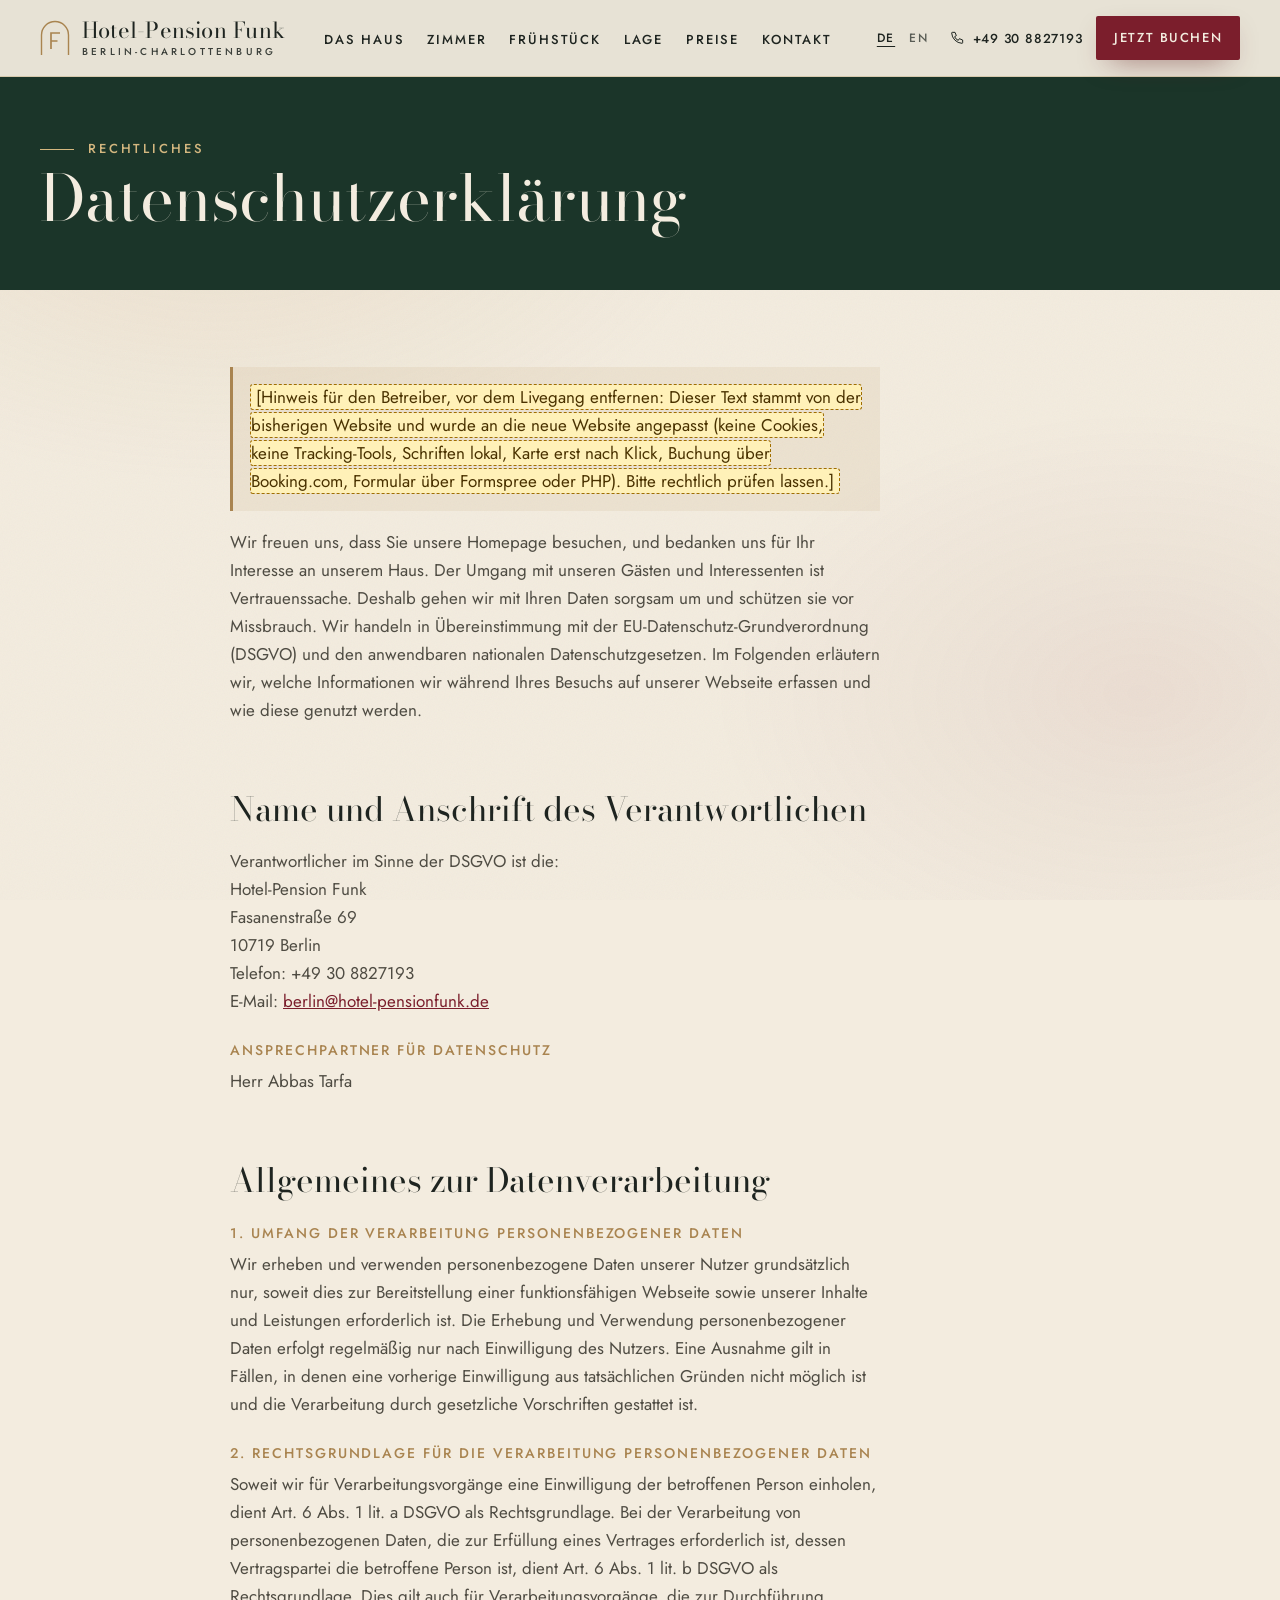
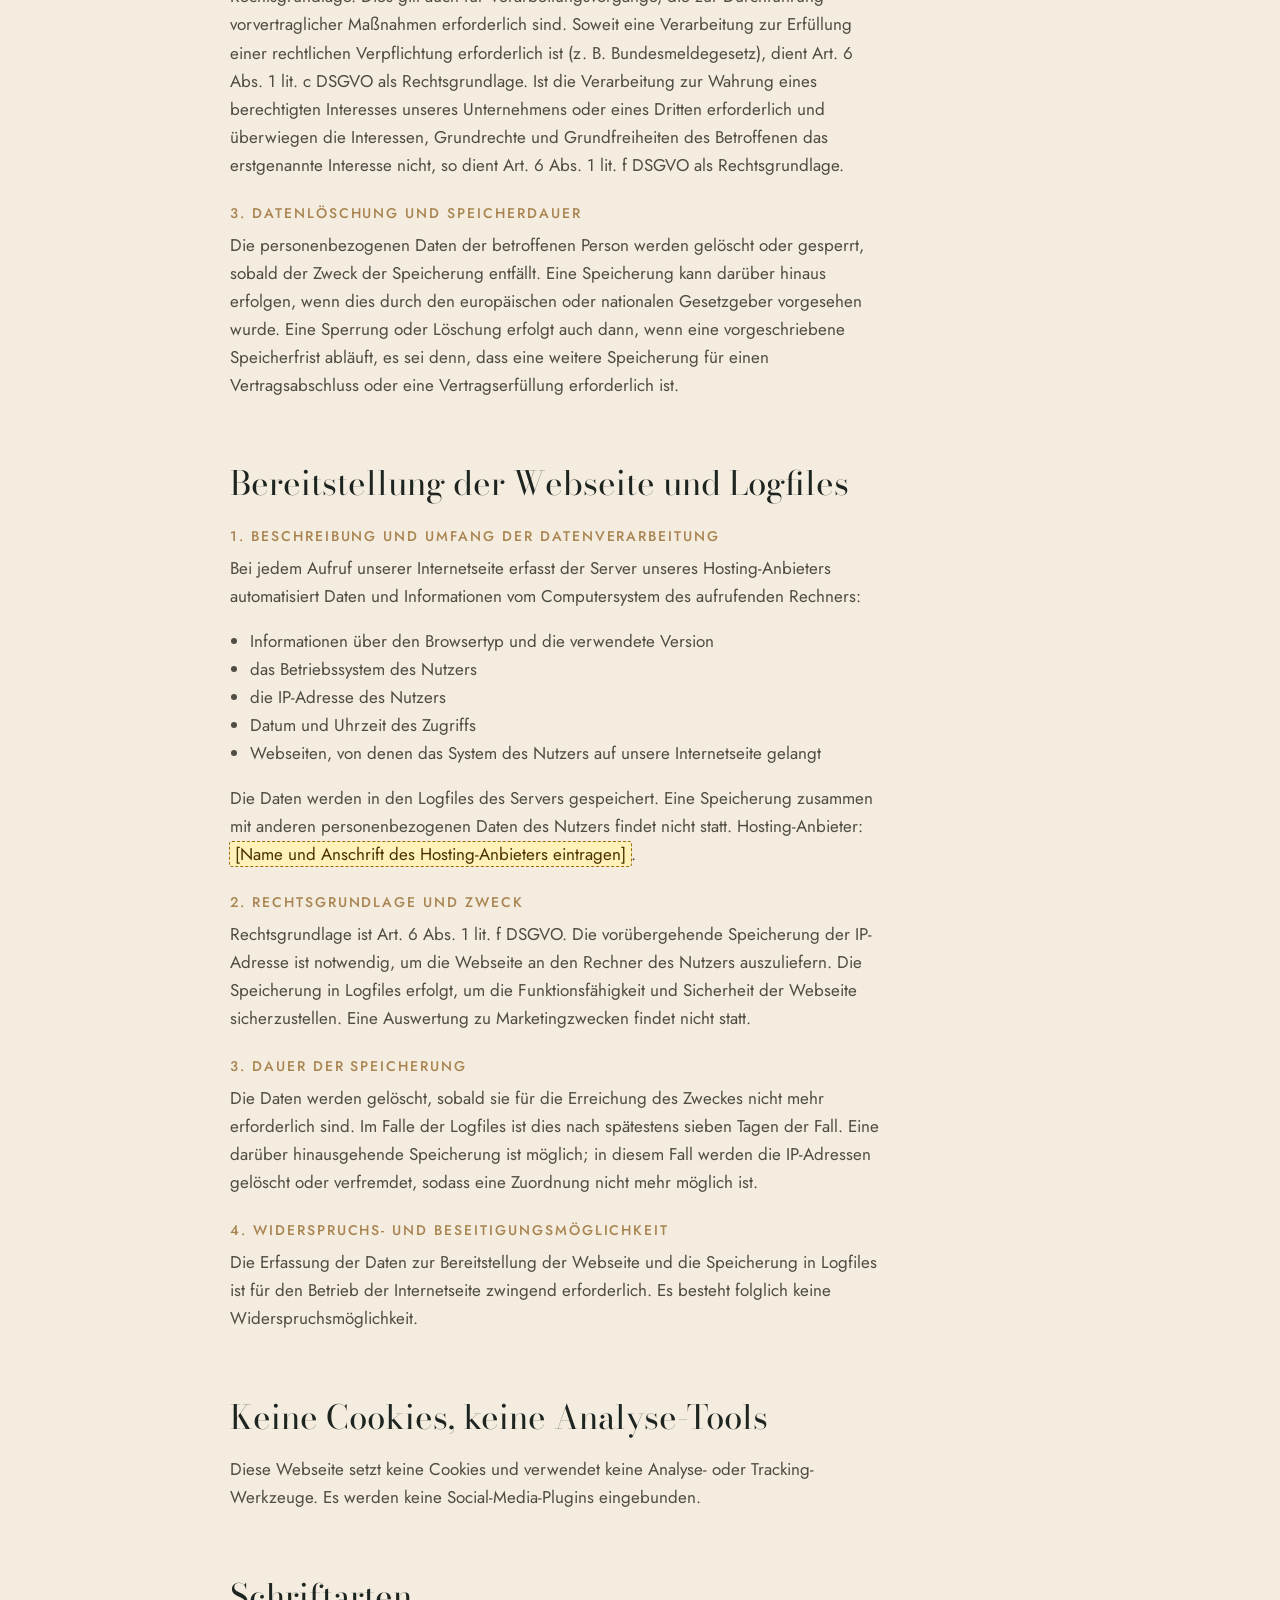
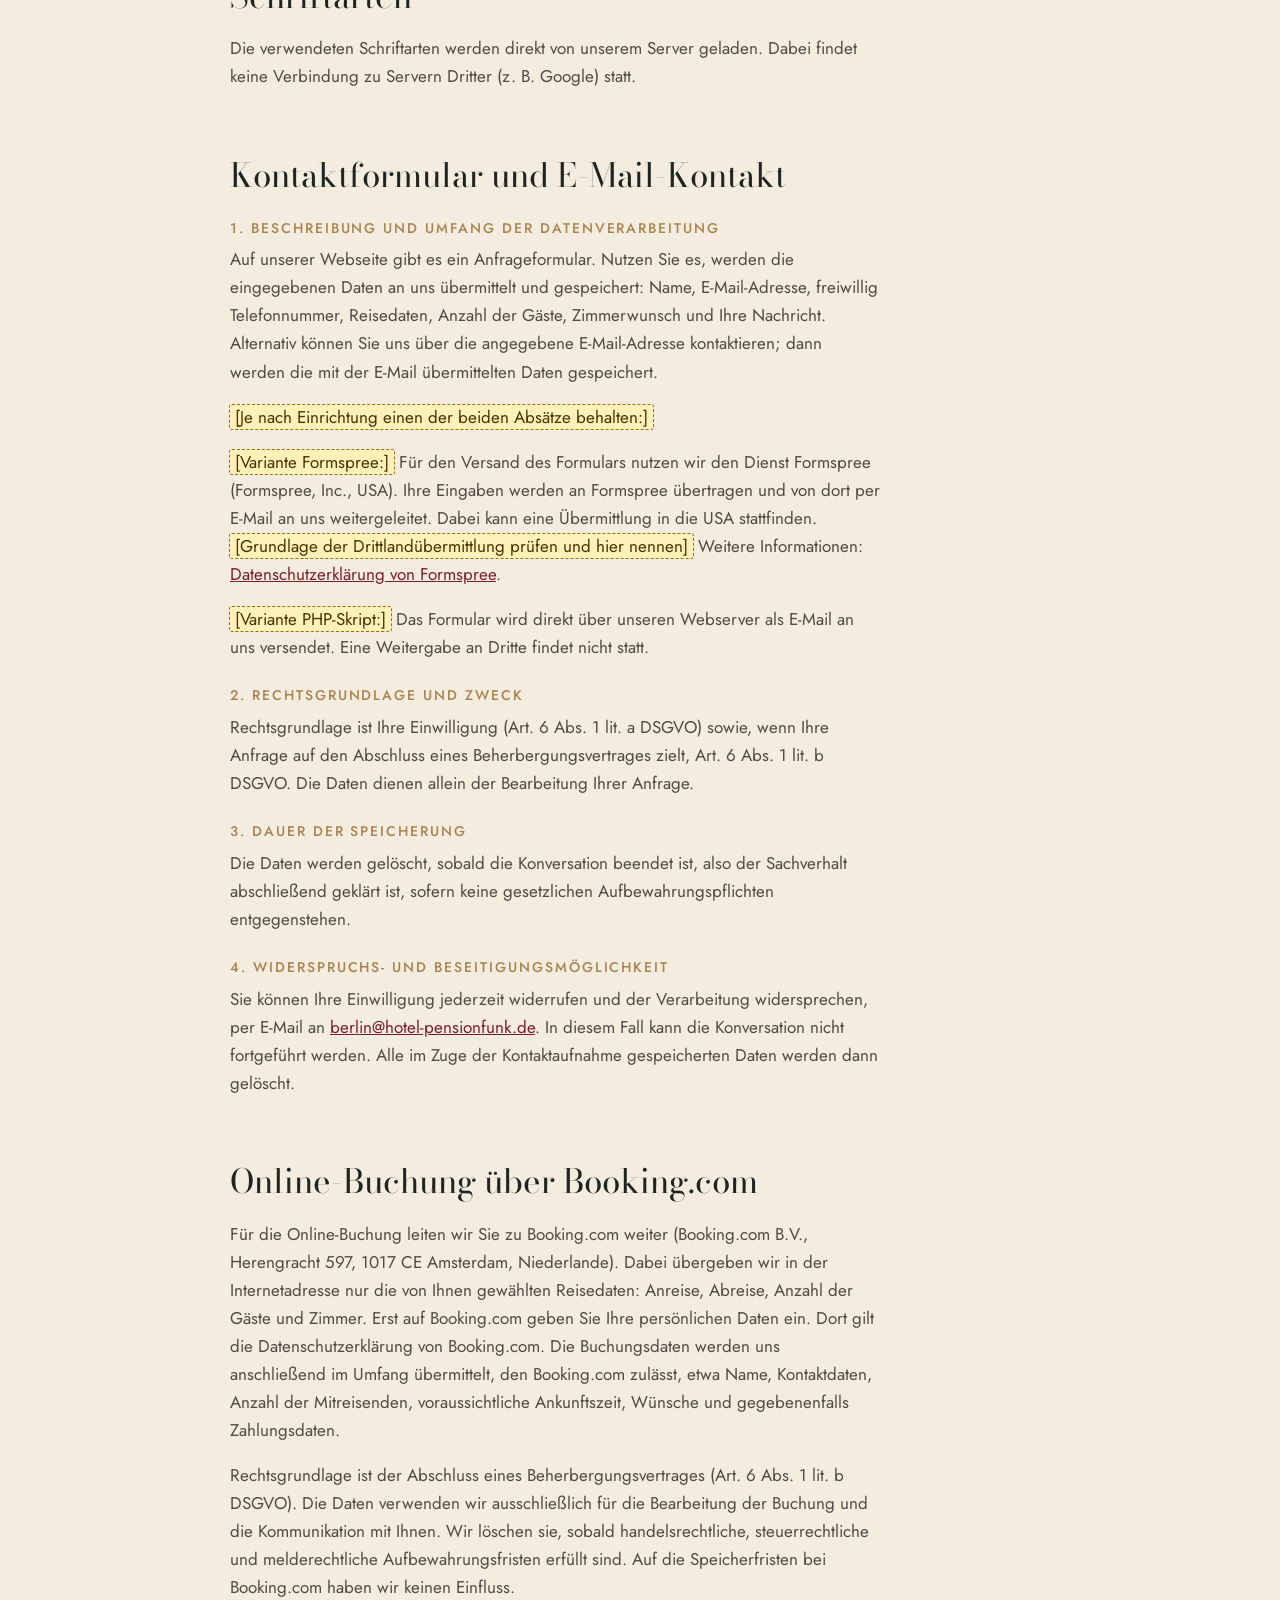
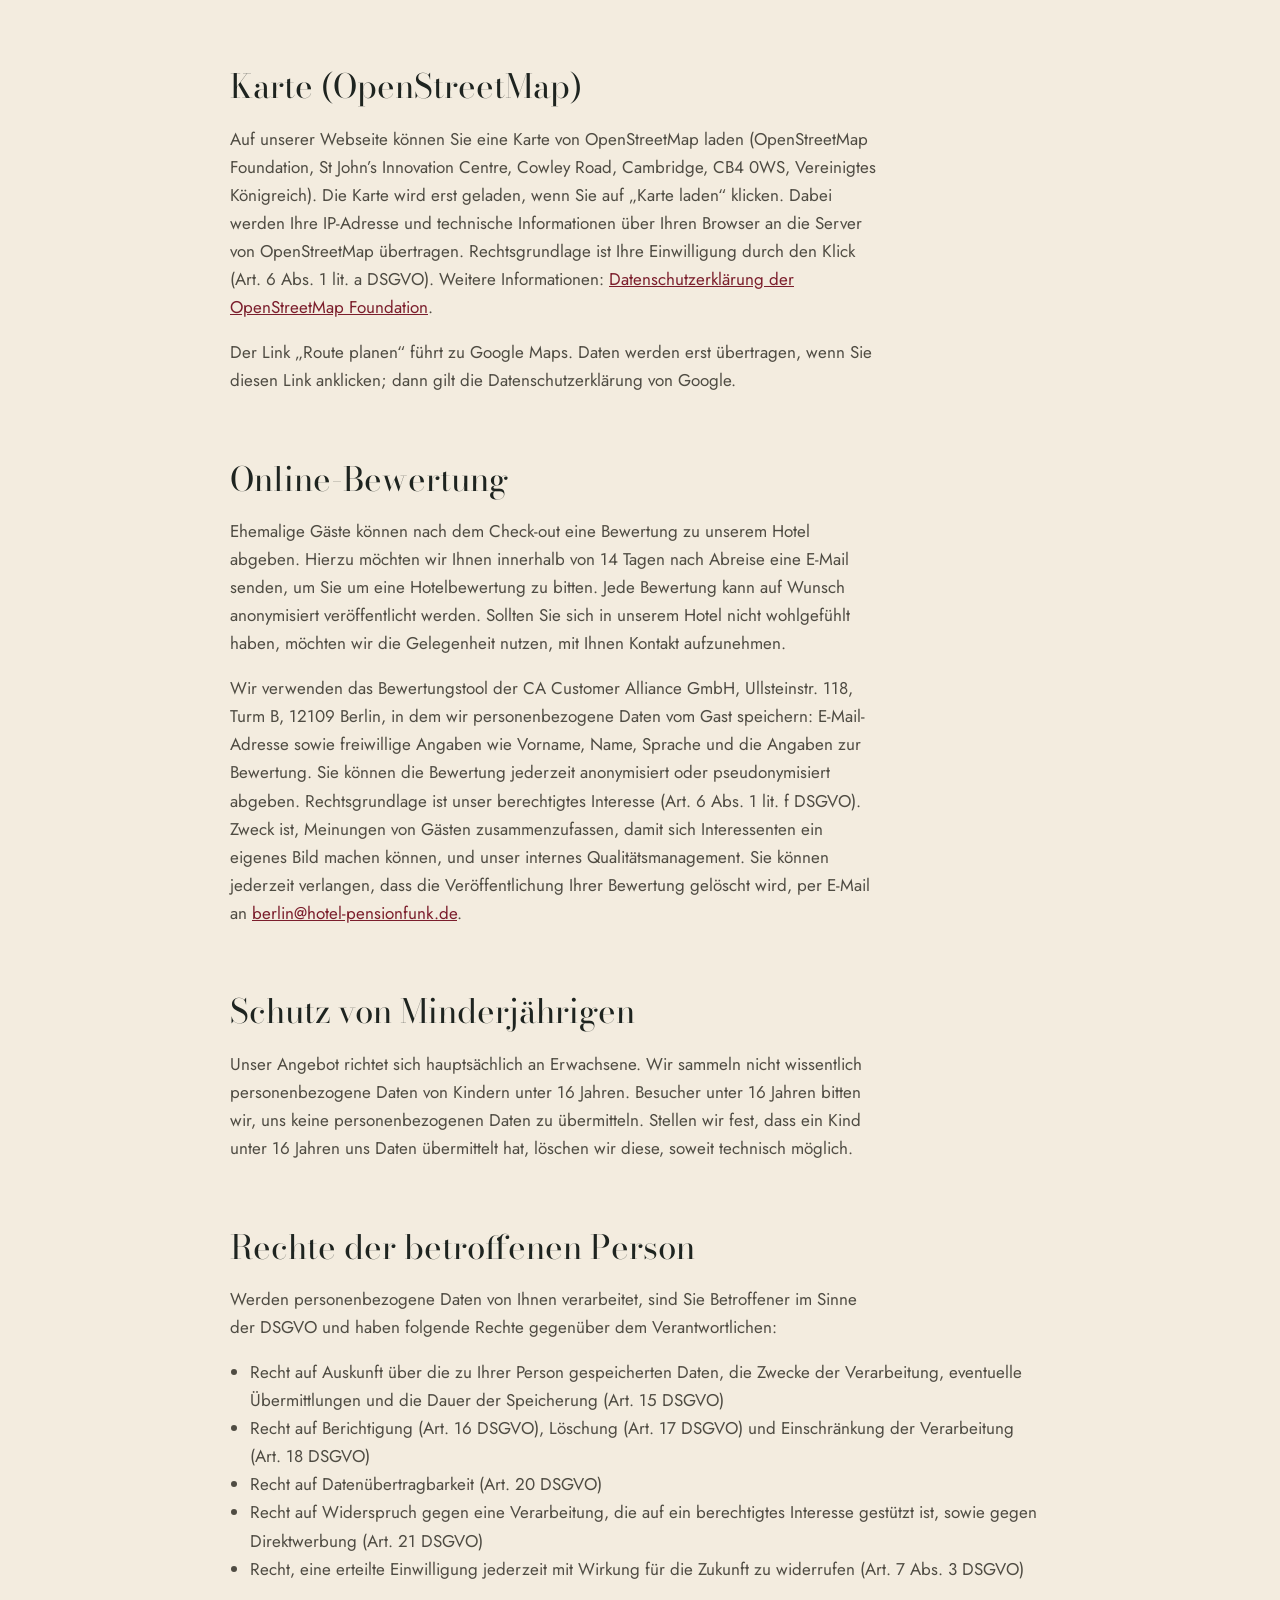
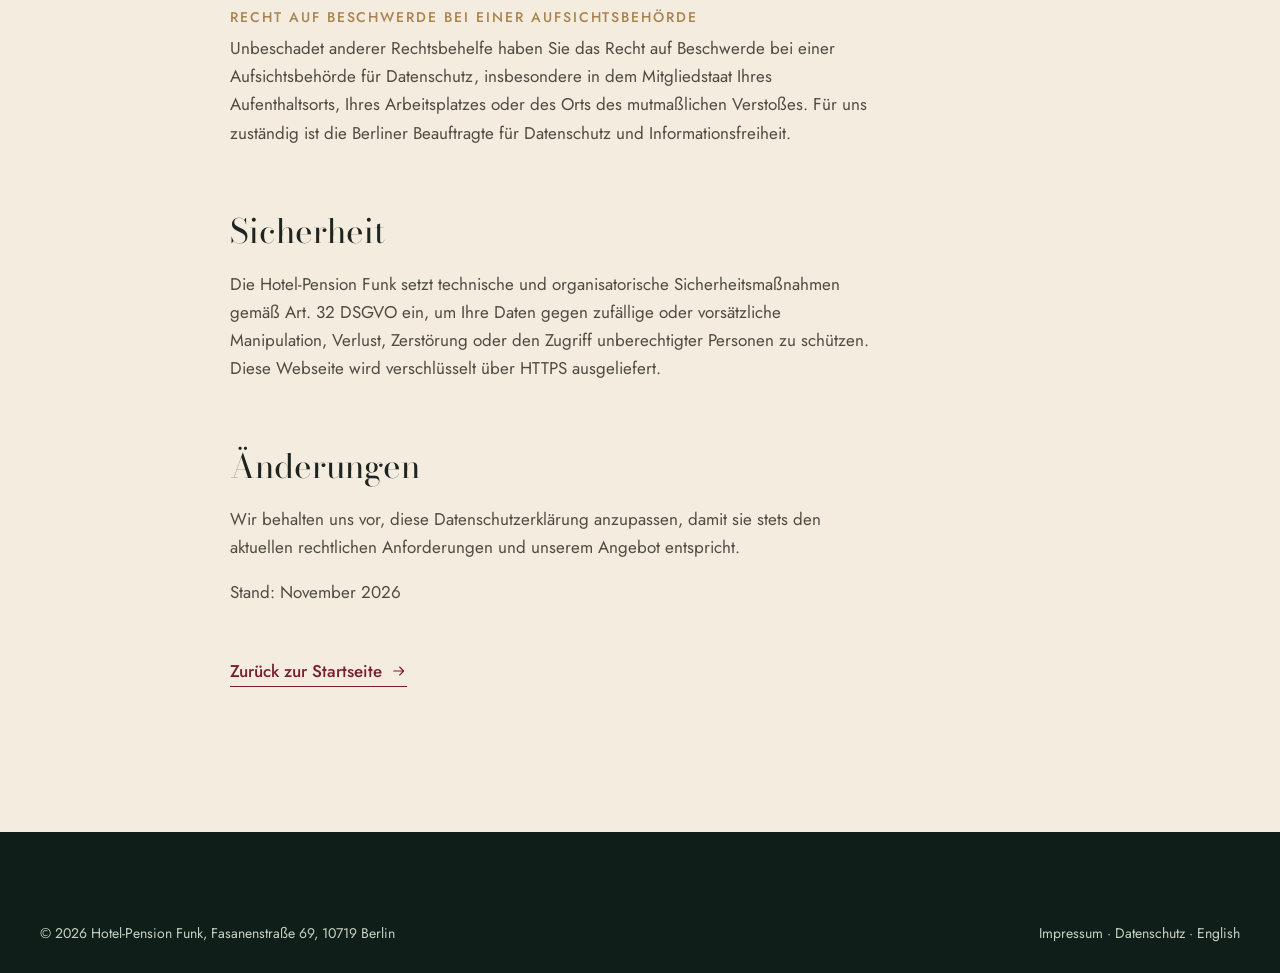
<file: datenschutz.html>
<!doctype html>
<html lang="de">
<head>
<meta charset="utf-8">
<meta name="viewport" content="width=device-width, initial-scale=1, viewport-fit=cover">
<title>Datenschutz · Hotel-Pension Funk Berlin</title>
<meta name="description" content="Datenschutzerklärung der Hotel-Pension Funk, Fasanenstraße 69, 10719 Berlin.">
<meta name="robots" content="noindex, follow">
<meta name="theme-color" content="#1B3529">
<link rel="canonical" href="https://www.hotel-pensionfunk.de/datenschutz.html">
<link rel="icon" href="favicon.svg" type="image/svg+xml">
<link rel="preload" href="assets/fonts/bodonimoda-var.woff2" as="font" type="font/woff2" crossorigin>
<link rel="preload" href="assets/fonts/jost-var.woff2" as="font" type="font/woff2" crossorigin>
<link rel="stylesheet" href="assets/css/style.css">
</head>
<body>
<a class="skip" href="#main">Zum Inhalt springen</a>
<div class="env" aria-hidden="true"></div>
<svg width="0" height="0" style="position:absolute" aria-hidden="true" focusable="false">
  <symbol id="i-mark" viewBox="0 0 30 36" fill="none" stroke="currentColor"><path d="M1.5 35V15a13.5 13.5 0 0 1 27 0v20" stroke-width="1.4"/><path d="M11 29V13h9M11 21h6.5" stroke-width="1.7"/></symbol>
  <symbol id="i-arrow" viewBox="0 0 24 24" fill="none" stroke="currentColor" stroke-width="1.6" stroke-linecap="round" stroke-linejoin="round"><path d="M4 12h15M13 6l6 6-6 6"/></symbol>
  <symbol id="i-phone" viewBox="0 0 24 24" fill="none" stroke="currentColor" stroke-width="1.5" stroke-linejoin="round"><path d="M5 3.5h4l2 5-2.6 1.6a11 11 0 0 0 5.5 5.5l1.6-2.6 5 2v4a1 1 0 0 1-1 1A16.5 16.5 0 0 1 4 4.5a1 1 0 0 1 1-1z"/></symbol>
</svg>

<header class="site-header solid">
  <div class="wrap bar">
    <a class="brand" href="./"><svg aria-hidden="true"><use href="#i-mark"/></svg><span class="brand-name"><b>Hotel-Pension Funk</b><span>Berlin-Charlottenburg</span></span></a>
    <nav class="nav" id="site-nav" aria-label="Hauptnavigation">
      <ul>
        <li><a href="./#haus">Das Haus</a></li>
        <li><a href="./#zimmer">Zimmer</a></li>
        <li><a href="./#fruehstueck">Frühstück</a></li>
        <li><a href="./#lage">Lage</a></li>
        <li><a href="./#preise">Preise</a></li>
        <li><a href="./#anfrage">Kontakt</a></li>
      </ul>
      <div class="nav-extra">
        <a class="btn btn-primary btn-lg js-book" href="https://www.booking.com/hotel/de/pension-funk.html?lang=de">Jetzt auf Booking.com buchen</a>
        <a class="btn btn-ghost" href="tel:+49308827193"><svg aria-hidden="true"><use href="#i-phone"/></svg>+49 30 8827193</a>
      </div>
    </nav>
    <div class="header-actions">
      <div class="lang"><a href="datenschutz.html" aria-current="true" lang="de">DE</a><a href="en/" hreflang="en" lang="en" aria-label="English">EN</a></div>
      <a class="header-phone" href="tel:+49308827193" aria-label="Anrufen: +49 30 8827193"><svg aria-hidden="true"><use href="#i-phone"/></svg><span>+49 30 8827193</span></a>
      <a class="btn btn-primary header-book js-book" href="https://www.booking.com/hotel/de/pension-funk.html?lang=de">Jetzt buchen</a>
      <button class="nav-toggle" type="button" aria-expanded="false" aria-controls="site-nav" aria-label="Menü öffnen"><span></span></button>
    </div>
  </div>
</header>

<main id="main" tabindex="-1">
  <section class="legal-head dark">
    <div class="wrap">
      <p class="kicker">Rechtliches</p>
      <h1>Datenschutzerklärung</h1>
    </div>
  </section>

  <section class="legal">
    <div class="wrap">
      <p class="note"><mark class="ph">[Hinweis für den Betreiber, vor dem Livegang entfernen: Dieser Text stammt von der bisherigen Website und wurde an die neue Website angepasst (keine Cookies, keine Tracking-Tools, Schriften lokal, Karte erst nach Klick, Buchung über Booking.com, Formular über Formspree oder PHP). Bitte rechtlich prüfen lassen.]</mark></p>

      <p>Wir freuen uns, dass Sie unsere Homepage besuchen, und bedanken uns für Ihr Interesse an unserem Haus. Der Umgang mit unseren Gästen und Interessenten ist Vertrauenssache. Deshalb gehen wir mit Ihren Daten sorgsam um und schützen sie vor Missbrauch. Wir handeln in Übereinstimmung mit der EU-Datenschutz-Grundverordnung (DSGVO) und den anwendbaren nationalen Datenschutzgesetzen. Im Folgenden erläutern wir, welche Informationen wir während Ihres Besuchs auf unserer Webseite erfassen und wie diese genutzt werden.</p>

      <h2>Name und Anschrift des Verantwortlichen</h2>
      <p>Verantwortlicher im Sinne der DSGVO ist die:<br>Hotel-Pension Funk<br>Fasanenstraße 69<br>10719 Berlin<br>Telefon: +49 30 8827193<br>E-Mail: <a href="mailto:berlin@hotel-pensionfunk.de">berlin@hotel-pensionfunk.de</a></p>
      <h3>Ansprechpartner für Datenschutz</h3>
      <p>Herr Abbas Tarfa</p>

      <h2>Allgemeines zur Datenverarbeitung</h2>
      <h3>1. Umfang der Verarbeitung personenbezogener Daten</h3>
      <p>Wir erheben und verwenden personenbezogene Daten unserer Nutzer grundsätzlich nur, soweit dies zur Bereitstellung einer funktionsfähigen Webseite sowie unserer Inhalte und Leistungen erforderlich ist. Die Erhebung und Verwendung personenbezogener Daten erfolgt regelmäßig nur nach Einwilligung des Nutzers. Eine Ausnahme gilt in Fällen, in denen eine vorherige Einwilligung aus tatsächlichen Gründen nicht möglich ist und die Verarbeitung durch gesetzliche Vorschriften gestattet ist.</p>
      <h3>2. Rechtsgrundlage für die Verarbeitung personenbezogener Daten</h3>
      <p>Soweit wir für Verarbeitungsvorgänge eine Einwilligung der betroffenen Person einholen, dient Art. 6 Abs. 1 lit. a DSGVO als Rechtsgrundlage. Bei der Verarbeitung von personenbezogenen Daten, die zur Erfüllung eines Vertrages erforderlich ist, dessen Vertragspartei die betroffene Person ist, dient Art. 6 Abs. 1 lit. b DSGVO als Rechtsgrundlage. Dies gilt auch für Verarbeitungsvorgänge, die zur Durchführung vorvertraglicher Maßnahmen erforderlich sind. Soweit eine Verarbeitung zur Erfüllung einer rechtlichen Verpflichtung erforderlich ist (z. B. Bundesmeldegesetz), dient Art. 6 Abs. 1 lit. c DSGVO als Rechtsgrundlage. Ist die Verarbeitung zur Wahrung eines berechtigten Interesses unseres Unternehmens oder eines Dritten erforderlich und überwiegen die Interessen, Grundrechte und Grundfreiheiten des Betroffenen das erstgenannte Interesse nicht, so dient Art. 6 Abs. 1 lit. f DSGVO als Rechtsgrundlage.</p>
      <h3>3. Datenlöschung und Speicherdauer</h3>
      <p>Die personenbezogenen Daten der betroffenen Person werden gelöscht oder gesperrt, sobald der Zweck der Speicherung entfällt. Eine Speicherung kann darüber hinaus erfolgen, wenn dies durch den europäischen oder nationalen Gesetzgeber vorgesehen wurde. Eine Sperrung oder Löschung erfolgt auch dann, wenn eine vorgeschriebene Speicherfrist abläuft, es sei denn, dass eine weitere Speicherung für einen Vertragsabschluss oder eine Vertragserfüllung erforderlich ist.</p>

      <h2>Bereitstellung der Webseite und Logfiles</h2>
      <h3>1. Beschreibung und Umfang der Datenverarbeitung</h3>
      <p>Bei jedem Aufruf unserer Internetseite erfasst der Server unseres Hosting-Anbieters automatisiert Daten und Informationen vom Computersystem des aufrufenden Rechners:</p>
      <ul>
        <li>Informationen über den Browsertyp und die verwendete Version</li>
        <li>das Betriebssystem des Nutzers</li>
        <li>die IP-Adresse des Nutzers</li>
        <li>Datum und Uhrzeit des Zugriffs</li>
        <li>Webseiten, von denen das System des Nutzers auf unsere Internetseite gelangt</li>
      </ul>
      <p>Die Daten werden in den Logfiles des Servers gespeichert. Eine Speicherung zusammen mit anderen personenbezogenen Daten des Nutzers findet nicht statt. Hosting-Anbieter: <mark class="ph">[Name und Anschrift des Hosting-Anbieters eintragen]</mark>.</p>
      <h3>2. Rechtsgrundlage und Zweck</h3>
      <p>Rechtsgrundlage ist Art. 6 Abs. 1 lit. f DSGVO. Die vorübergehende Speicherung der IP-Adresse ist notwendig, um die Webseite an den Rechner des Nutzers auszuliefern. Die Speicherung in Logfiles erfolgt, um die Funktionsfähigkeit und Sicherheit der Webseite sicherzustellen. Eine Auswertung zu Marketingzwecken findet nicht statt.</p>
      <h3>3. Dauer der Speicherung</h3>
      <p>Die Daten werden gelöscht, sobald sie für die Erreichung des Zweckes nicht mehr erforderlich sind. Im Falle der Logfiles ist dies nach spätestens sieben Tagen der Fall. Eine darüber hinausgehende Speicherung ist möglich; in diesem Fall werden die IP-Adressen gelöscht oder verfremdet, sodass eine Zuordnung nicht mehr möglich ist.</p>
      <h3>4. Widerspruchs- und Beseitigungsmöglichkeit</h3>
      <p>Die Erfassung der Daten zur Bereitstellung der Webseite und die Speicherung in Logfiles ist für den Betrieb der Internetseite zwingend erforderlich. Es besteht folglich keine Widerspruchsmöglichkeit.</p>

      <h2>Keine Cookies, keine Analyse-Tools</h2>
      <p>Diese Webseite setzt keine Cookies und verwendet keine Analyse- oder Tracking-Werkzeuge. Es werden keine Social-Media-Plugins eingebunden.</p>

      <h2>Schriftarten</h2>
      <p>Die verwendeten Schriftarten werden direkt von unserem Server geladen. Dabei findet keine Verbindung zu Servern Dritter (z. B. Google) statt.</p>

      <h2>Kontaktformular und E-Mail-Kontakt</h2>
      <h3>1. Beschreibung und Umfang der Datenverarbeitung</h3>
      <p>Auf unserer Webseite gibt es ein Anfrageformular. Nutzen Sie es, werden die eingegebenen Daten an uns übermittelt und gespeichert: Name, E-Mail-Adresse, freiwillig Telefonnummer, Reisedaten, Anzahl der Gäste, Zimmerwunsch und Ihre Nachricht. Alternativ können Sie uns über die angegebene E-Mail-Adresse kontaktieren; dann werden die mit der E-Mail übermittelten Daten gespeichert.</p>
      <p><mark class="ph">[Je nach Einrichtung einen der beiden Absätze behalten:]</mark></p>
      <p><mark class="ph">[Variante Formspree:]</mark> Für den Versand des Formulars nutzen wir den Dienst Formspree (Formspree, Inc., USA). Ihre Eingaben werden an Formspree übertragen und von dort per E-Mail an uns weitergeleitet. Dabei kann eine Übermittlung in die USA stattfinden. <mark class="ph">[Grundlage der Drittlandübermittlung prüfen und hier nennen]</mark> Weitere Informationen: <a href="https://formspree.io/legal/privacy-policy" target="_blank" rel="noopener">Datenschutzerklärung von Formspree</a>.</p>
      <p><mark class="ph">[Variante PHP-Skript:]</mark> Das Formular wird direkt über unseren Webserver als E-Mail an uns versendet. Eine Weitergabe an Dritte findet nicht statt.</p>
      <h3>2. Rechtsgrundlage und Zweck</h3>
      <p>Rechtsgrundlage ist Ihre Einwilligung (Art. 6 Abs. 1 lit. a DSGVO) sowie, wenn Ihre Anfrage auf den Abschluss eines Beherbergungsvertrages zielt, Art. 6 Abs. 1 lit. b DSGVO. Die Daten dienen allein der Bearbeitung Ihrer Anfrage.</p>
      <h3>3. Dauer der Speicherung</h3>
      <p>Die Daten werden gelöscht, sobald die Konversation beendet ist, also der Sachverhalt abschließend geklärt ist, sofern keine gesetzlichen Aufbewahrungspflichten entgegenstehen.</p>
      <h3>4. Widerspruchs- und Beseitigungsmöglichkeit</h3>
      <p>Sie können Ihre Einwilligung jederzeit widerrufen und der Verarbeitung widersprechen, per E-Mail an <a href="mailto:berlin@hotel-pensionfunk.de">berlin@hotel-pensionfunk.de</a>. In diesem Fall kann die Konversation nicht fortgeführt werden. Alle im Zuge der Kontaktaufnahme gespeicherten Daten werden dann gelöscht.</p>

      <h2>Online-Buchung über Booking.com</h2>
      <p>Für die Online-Buchung leiten wir Sie zu Booking.com weiter (Booking.com B.V., Herengracht 597, 1017 CE Amsterdam, Niederlande). Dabei übergeben wir in der Internetadresse nur die von Ihnen gewählten Reisedaten: Anreise, Abreise, Anzahl der Gäste und Zimmer. Erst auf Booking.com geben Sie Ihre persönlichen Daten ein. Dort gilt die Datenschutzerklärung von Booking.com. Die Buchungsdaten werden uns anschließend im Umfang übermittelt, den Booking.com zulässt, etwa Name, Kontaktdaten, Anzahl der Mitreisenden, voraussichtliche Ankunftszeit, Wünsche und gegebenenfalls Zahlungsdaten.</p>
      <p>Rechtsgrundlage ist der Abschluss eines Beherbergungsvertrages (Art. 6 Abs. 1 lit. b DSGVO). Die Daten verwenden wir ausschließlich für die Bearbeitung der Buchung und die Kommunikation mit Ihnen. Wir löschen sie, sobald handelsrechtliche, steuerrechtliche und melderechtliche Aufbewahrungsfristen erfüllt sind. Auf die Speicherfristen bei Booking.com haben wir keinen Einfluss.</p>

      <h2>Karte (OpenStreetMap)</h2>
      <p>Auf unserer Webseite können Sie eine Karte von OpenStreetMap laden (OpenStreetMap Foundation, St John’s Innovation Centre, Cowley Road, Cambridge, CB4 0WS, Vereinigtes Königreich). Die Karte wird erst geladen, wenn Sie auf „Karte laden“ klicken. Dabei werden Ihre IP-Adresse und technische Informationen über Ihren Browser an die Server von OpenStreetMap übertragen. Rechtsgrundlage ist Ihre Einwilligung durch den Klick (Art. 6 Abs. 1 lit. a DSGVO). Weitere Informationen: <a href="https://osmfoundation.org/wiki/Privacy_Policy" target="_blank" rel="noopener">Datenschutzerklärung der OpenStreetMap Foundation</a>.</p>
      <p>Der Link „Route planen“ führt zu Google Maps. Daten werden erst übertragen, wenn Sie diesen Link anklicken; dann gilt die Datenschutzerklärung von Google.</p>

      <h2>Online-Bewertung</h2>
      <p>Ehemalige Gäste können nach dem Check-out eine Bewertung zu unserem Hotel abgeben. Hierzu möchten wir Ihnen innerhalb von 14 Tagen nach Abreise eine E-Mail senden, um Sie um eine Hotelbewertung zu bitten. Jede Bewertung kann auf Wunsch anonymisiert veröffentlicht werden. Sollten Sie sich in unserem Hotel nicht wohlgefühlt haben, möchten wir die Gelegenheit nutzen, mit Ihnen Kontakt aufzunehmen.</p>
      <p>Wir verwenden das Bewertungstool der CA Customer Alliance GmbH, Ullsteinstr. 118, Turm B, 12109 Berlin, in dem wir personenbezogene Daten vom Gast speichern: E-Mail-Adresse sowie freiwillige Angaben wie Vorname, Name, Sprache und die Angaben zur Bewertung. Sie können die Bewertung jederzeit anonymisiert oder pseudonymisiert abgeben. Rechtsgrundlage ist unser berechtigtes Interesse (Art. 6 Abs. 1 lit. f DSGVO). Zweck ist, Meinungen von Gästen zusammenzufassen, damit sich Interessenten ein eigenes Bild machen können, und unser internes Qualitätsmanagement. Sie können jederzeit verlangen, dass die Veröffentlichung Ihrer Bewertung gelöscht wird, per E-Mail an <a href="mailto:berlin@hotel-pensionfunk.de">berlin@hotel-pensionfunk.de</a>.</p>

      <h2>Schutz von Minderjährigen</h2>
      <p>Unser Angebot richtet sich hauptsächlich an Erwachsene. Wir sammeln nicht wissentlich personenbezogene Daten von Kindern unter 16 Jahren. Besucher unter 16 Jahren bitten wir, uns keine personenbezogenen Daten zu übermitteln. Stellen wir fest, dass ein Kind unter 16 Jahren uns Daten übermittelt hat, löschen wir diese, soweit technisch möglich.</p>

      <h2>Rechte der betroffenen Person</h2>
      <p>Werden personenbezogene Daten von Ihnen verarbeitet, sind Sie Betroffener im Sinne der DSGVO und haben folgende Rechte gegenüber dem Verantwortlichen:</p>
      <ul>
        <li>Recht auf Auskunft über die zu Ihrer Person gespeicherten Daten, die Zwecke der Verarbeitung, eventuelle Übermittlungen und die Dauer der Speicherung (Art. 15 DSGVO)</li>
        <li>Recht auf Berichtigung (Art. 16 DSGVO), Löschung (Art. 17 DSGVO) und Einschränkung der Verarbeitung (Art. 18 DSGVO)</li>
        <li>Recht auf Datenübertragbarkeit (Art. 20 DSGVO)</li>
        <li>Recht auf Widerspruch gegen eine Verarbeitung, die auf ein berechtigtes Interesse gestützt ist, sowie gegen Direktwerbung (Art. 21 DSGVO)</li>
        <li>Recht, eine erteilte Einwilligung jederzeit mit Wirkung für die Zukunft zu widerrufen (Art. 7 Abs. 3 DSGVO)</li>
      </ul>
      <h3>Recht auf Beschwerde bei einer Aufsichtsbehörde</h3>
      <p>Unbeschadet anderer Rechtsbehelfe haben Sie das Recht auf Beschwerde bei einer Aufsichtsbehörde für Datenschutz, insbesondere in dem Mitgliedstaat Ihres Aufenthaltsorts, Ihres Arbeitsplatzes oder des Orts des mutmaßlichen Verstoßes. Für uns zuständig ist die Berliner Beauftragte für Datenschutz und Informationsfreiheit.</p>

      <h2>Sicherheit</h2>
      <p>Die Hotel-Pension Funk setzt technische und organisatorische Sicherheitsmaßnahmen gemäß Art. 32 DSGVO ein, um Ihre Daten gegen zufällige oder vorsätzliche Manipulation, Verlust, Zerstörung oder den Zugriff unberechtigter Personen zu schützen. Diese Webseite wird verschlüsselt über HTTPS ausgeliefert.</p>

      <h2>Änderungen</h2>
      <p>Wir behalten uns vor, diese Datenschutzerklärung anzupassen, damit sie stets den aktuellen rechtlichen Anforderungen und unserem Angebot entspricht.</p>
      <p>Stand: November 2026</p>

      <p style="margin-top:3em"><a class="textlink" href="./">Zurück zur Startseite <svg aria-hidden="true" width="16" height="16"><use href="#i-arrow"/></svg></a></p>
    </div>
  </section>
</main>

<footer class="site-footer dark">
  <div class="wrap">
    <div class="foot-bottom" style="margin-top:0;border-top:0;padding-top:0">
      <p>© <span data-year>2026</span> Hotel-Pension Funk, Fasanenstraße 69, 10719 Berlin</p>
      <p><a href="impressum.html">Impressum</a> · <a href="datenschutz.html">Datenschutz</a> · <a href="en/" lang="en">English</a></p>
    </div>
  </div>
</footer>

<div class="mbar" role="region" aria-label="Schnellbuchung">
  <a class="btn btn-ghost" href="tel:+49308827193" aria-label="Anrufen: +49 30 8827193"><svg aria-hidden="true"><use href="#i-phone"/></svg></a>
  <a class="btn btn-primary js-book" href="https://www.booking.com/hotel/de/pension-funk.html?lang=de">Jetzt buchen <svg class="arrow" aria-hidden="true"><use href="#i-arrow"/></svg></a>
</div>

<script src="assets/js/main.js" defer></script>
</body>
</html>
</file>
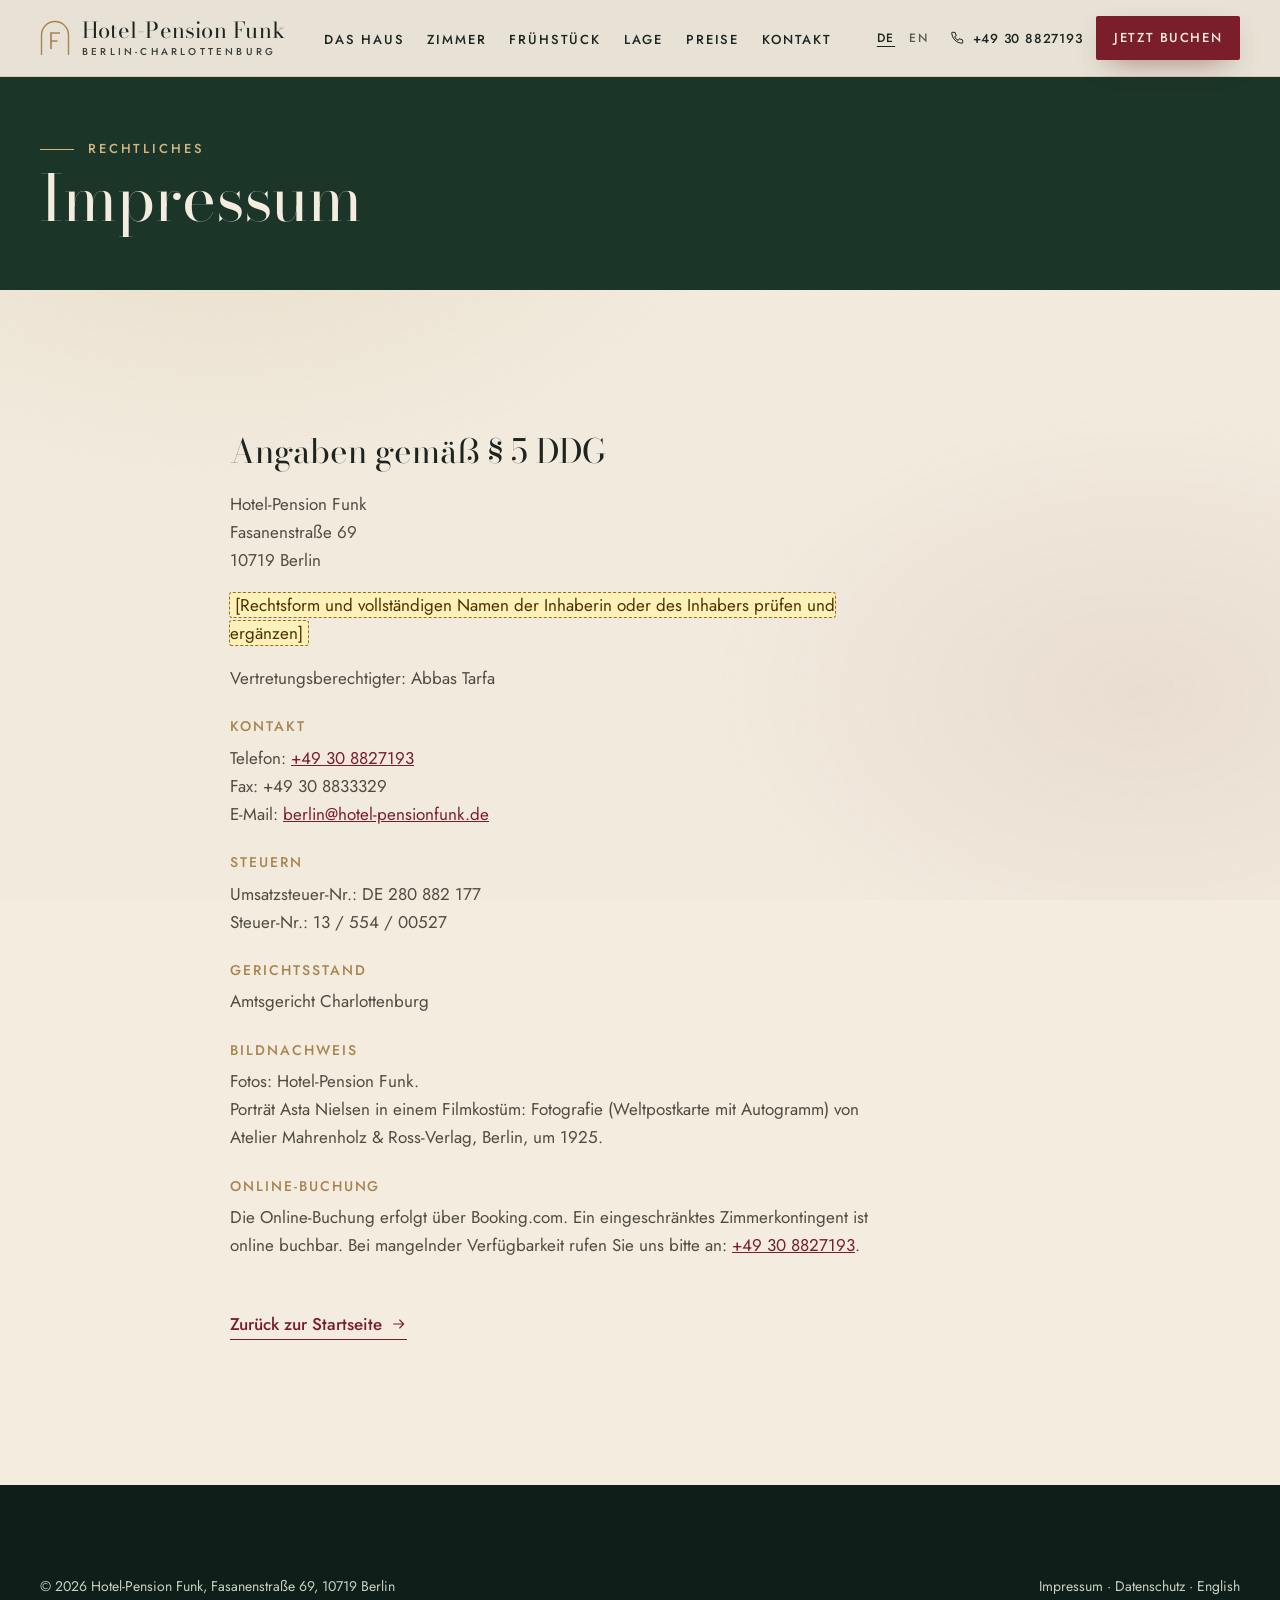
<file: impressum.html>
<!doctype html>
<html lang="de">
<head>
<meta charset="utf-8">
<meta name="viewport" content="width=device-width, initial-scale=1, viewport-fit=cover">
<title>Impressum · Hotel-Pension Funk Berlin</title>
<meta name="description" content="Impressum der Hotel-Pension Funk, Fasanenstraße 69, 10719 Berlin.">
<meta name="robots" content="noindex, follow">
<meta name="theme-color" content="#1B3529">
<link rel="canonical" href="https://www.hotel-pensionfunk.de/impressum.html">
<link rel="icon" href="favicon.svg" type="image/svg+xml">
<link rel="preload" href="assets/fonts/bodonimoda-var.woff2" as="font" type="font/woff2" crossorigin>
<link rel="preload" href="assets/fonts/jost-var.woff2" as="font" type="font/woff2" crossorigin>
<link rel="stylesheet" href="assets/css/style.css">
</head>
<body>
<a class="skip" href="#main">Zum Inhalt springen</a>
<div class="env" aria-hidden="true"></div>
<svg width="0" height="0" style="position:absolute" aria-hidden="true" focusable="false">
  <symbol id="i-mark" viewBox="0 0 30 36" fill="none" stroke="currentColor"><path d="M1.5 35V15a13.5 13.5 0 0 1 27 0v20" stroke-width="1.4"/><path d="M11 29V13h9M11 21h6.5" stroke-width="1.7"/></symbol>
  <symbol id="i-arrow" viewBox="0 0 24 24" fill="none" stroke="currentColor" stroke-width="1.6" stroke-linecap="round" stroke-linejoin="round"><path d="M4 12h15M13 6l6 6-6 6"/></symbol>
  <symbol id="i-phone" viewBox="0 0 24 24" fill="none" stroke="currentColor" stroke-width="1.5" stroke-linejoin="round"><path d="M5 3.5h4l2 5-2.6 1.6a11 11 0 0 0 5.5 5.5l1.6-2.6 5 2v4a1 1 0 0 1-1 1A16.5 16.5 0 0 1 4 4.5a1 1 0 0 1 1-1z"/></symbol>
</svg>

<header class="site-header solid">
  <div class="wrap bar">
    <a class="brand" href="./"><svg aria-hidden="true"><use href="#i-mark"/></svg><span class="brand-name"><b>Hotel-Pension Funk</b><span>Berlin-Charlottenburg</span></span></a>
    <nav class="nav" id="site-nav" aria-label="Hauptnavigation">
      <ul>
        <li><a href="./#haus">Das Haus</a></li>
        <li><a href="./#zimmer">Zimmer</a></li>
        <li><a href="./#fruehstueck">Frühstück</a></li>
        <li><a href="./#lage">Lage</a></li>
        <li><a href="./#preise">Preise</a></li>
        <li><a href="./#anfrage">Kontakt</a></li>
      </ul>
      <div class="nav-extra">
        <a class="btn btn-primary btn-lg js-book" href="https://www.booking.com/hotel/de/pension-funk.html?lang=de">Jetzt auf Booking.com buchen</a>
        <a class="btn btn-ghost" href="tel:+49308827193"><svg aria-hidden="true"><use href="#i-phone"/></svg>+49 30 8827193</a>
      </div>
    </nav>
    <div class="header-actions">
      <div class="lang"><a href="impressum.html" aria-current="true" lang="de">DE</a><a href="en/" hreflang="en" lang="en" aria-label="English">EN</a></div>
      <a class="header-phone" href="tel:+49308827193" aria-label="Anrufen: +49 30 8827193"><svg aria-hidden="true"><use href="#i-phone"/></svg><span>+49 30 8827193</span></a>
      <a class="btn btn-primary header-book js-book" href="https://www.booking.com/hotel/de/pension-funk.html?lang=de">Jetzt buchen</a>
      <button class="nav-toggle" type="button" aria-expanded="false" aria-controls="site-nav" aria-label="Menü öffnen"><span></span></button>
    </div>
  </div>
</header>

<main id="main" tabindex="-1">
  <section class="legal-head dark">
    <div class="wrap">
      <p class="kicker">Rechtliches</p>
      <h1>Impressum</h1>
    </div>
  </section>

  <section class="legal">
    <div class="wrap">
      <h2>Angaben gemäß § 5 DDG</h2>
      <p>Hotel-Pension Funk<br>Fasanenstraße 69<br>10719 Berlin</p>
      <p><mark class="ph">[Rechtsform und vollständigen Namen der Inhaberin oder des Inhabers prüfen und ergänzen]</mark></p>
      <p>Vertretungsberechtigter: Abbas Tarfa</p>

      <h3>Kontakt</h3>
      <p>Telefon: <a href="tel:+49308827193">+49 30 8827193</a><br>Fax: +49 30 8833329<br>E-Mail: <a href="mailto:berlin@hotel-pensionfunk.de">berlin@hotel-pensionfunk.de</a></p>

      <h3>Steuern</h3>
      <p>Umsatzsteuer-Nr.: DE 280 882 177<br>Steuer-Nr.: 13 / 554 / 00527</p>

      <h3>Gerichtsstand</h3>
      <p>Amtsgericht Charlottenburg</p>

      <h3>Bildnachweis</h3>
      <p>Fotos: Hotel-Pension Funk.<br>Porträt Asta Nielsen in einem Filmkostüm: Fotografie (Weltpostkarte mit Autogramm) von Atelier Mahrenholz &amp; Ross-Verlag, Berlin, um 1925.</p>

      <h3>Online-Buchung</h3>
      <p>Die Online-Buchung erfolgt über Booking.com. Ein eingeschränktes Zimmerkontingent ist online buchbar. Bei mangelnder Verfügbarkeit rufen Sie uns bitte an: <a href="tel:+49308827193">+49 30 8827193</a>.</p>

      <p style="margin-top:3em"><a class="textlink" href="./">Zurück zur Startseite <svg aria-hidden="true" width="16" height="16"><use href="#i-arrow"/></svg></a></p>
    </div>
  </section>
</main>

<footer class="site-footer dark">
  <div class="wrap">
    <div class="foot-bottom" style="margin-top:0;border-top:0;padding-top:0">
      <p>© <span data-year>2026</span> Hotel-Pension Funk, Fasanenstraße 69, 10719 Berlin</p>
      <p><a href="impressum.html">Impressum</a> · <a href="datenschutz.html">Datenschutz</a> · <a href="en/" lang="en">English</a></p>
    </div>
  </div>
</footer>

<div class="mbar" role="region" aria-label="Schnellbuchung">
  <a class="btn btn-ghost" href="tel:+49308827193" aria-label="Anrufen: +49 30 8827193"><svg aria-hidden="true"><use href="#i-phone"/></svg></a>
  <a class="btn btn-primary js-book" href="https://www.booking.com/hotel/de/pension-funk.html?lang=de">Jetzt buchen <svg class="arrow" aria-hidden="true"><use href="#i-arrow"/></svg></a>
</div>

<script src="assets/js/main.js" defer></script>
</body>
</html>
</file>
<file: assets/css/style.css>
/* =========================================================
   Hotel-Pension Funk · Berlin
   Design system: Jugendstil green, velvet bordeaux, cream, muted gold.
   Signature: the arch (Rundbogen) of the house's own staircase.
   ========================================================= */

/* ---------- Fonts (self-hosted, no Google requests) ---------- */
@font-face{font-family:"Bodoni Moda";src:url("../fonts/bodonimoda-var.woff2") format("woff2");font-weight:400 600;font-style:normal;font-display:swap}
@font-face{font-family:"Bodoni Moda";src:url("../fonts/bodonimoda-italic-var.woff2") format("woff2");font-weight:400 500;font-style:italic;font-display:swap}
@font-face{font-family:"Jost";src:url("../fonts/jost-var.woff2") format("woff2");font-weight:400 500;font-style:normal;font-display:swap}

/* ---------- Tokens ---------- */
:root{
  --canvas:#F3ECDF;
  --canvas-2:#EAE0CC;
  --paper:#FBF7EF;
  --field:#FFFDF8;
  --green-950:#0F1E18;
  --green-900:#14271F;
  --green-800:#1B3529;
  --green-700:#24443A;
  --green-500:#3E6B57;
  --bordeaux:#7B1E2C;
  --bordeaux-hover:#962639;
  --bordeaux-deep:#5E1621;
  --gold:#A98450;
  --gold-light:#D4B77F;
  --gold-muted:rgba(180,142,85,.35);
  --ink:#1E2420;
  --ink-2:#4F4C43;
  --line:#D6C9AC;
  --line-strong:#8C7B57;
  --cream:#F3ECDF;
  --muted-on-dark:#C9D1C3;
  --focus:var(--bordeaux);

  --display:"Bodoni Moda",Didot,"Bodoni 72","Bodoni MT",Georgia,serif;
  --sans:"Jost","Futura","Century Gothic","Avenir Next",system-ui,sans-serif;

  --ease:cubic-bezier(.22,.61,.36,1);
  --ease-io:cubic-bezier(.65,.05,.36,1);

  --wrap:1240px;
  --gut:clamp(16px,4vw,40px);
  --header-h:76px;
  --section:clamp(80px,10vw,140px);
}

/* ---------- Base ---------- */
*,*::before,*::after{box-sizing:border-box}
html{overflow-x:hidden;overflow-x:clip;scroll-behavior:smooth;scroll-padding-top:calc(var(--header-h) + 16px);-webkit-text-size-adjust:100%;text-size-adjust:100%}
body{overflow-x:hidden;overflow-x:clip;margin:0;background:var(--canvas);color:var(--ink);font:400 1.0625rem/1.65 var(--sans);-webkit-font-smoothing:antialiased;text-rendering:optimizeLegibility;animation:pagein .9s var(--ease) both}
@keyframes pagein{from{opacity:0}to{opacity:1}}
img,svg,video,iframe{display:block;max-width:100%}
img{height:auto}
a{color:inherit}
p{margin:0 0 1em;max-width:65ch}
h1,h2,h3,h4{font-family:var(--display);font-weight:400;line-height:1.1;margin:0;font-optical-sizing:auto;text-wrap:balance}
button,input,select,textarea{font:inherit;color:inherit}
:focus-visible{outline:2px solid var(--focus);outline-offset:3px;border-radius:2px}
.dark{--focus:var(--gold-light)}
.sr-only{position:absolute!important;width:1px;height:1px;padding:0;margin:-1px;overflow:hidden;clip:rect(0 0 0 0);white-space:nowrap;border:0}
.skip{position:fixed;left:16px;top:-80px;z-index:100;background:var(--bordeaux);color:var(--cream);padding:12px 18px;text-decoration:none;transition:top .3s var(--ease)}
.skip:focus{top:12px}
.wrap{width:min(100% - 2*var(--gut),var(--wrap));margin-inline:auto}
main{display:block}
main:focus{outline:none}

/* placeholder marker: clearly visible on purpose */
mark.ph{background:#FFF1B8;color:#4A3200;outline:1px dashed #A06F00;padding:0 .3em;border-radius:2px;font:inherit}

/* ---------- The environment layer (one fixed world behind everything) ---------- */
.env{position:fixed;inset:0;z-index:-1;pointer-events:none;overflow:hidden}
.env::before{content:"";position:absolute;inset:-25%;background:
  radial-gradient(38% 32% at 28% 30%,rgba(180,142,85,.13),transparent 70%),
  radial-gradient(32% 30% at 76% 68%,rgba(123,30,44,.07),transparent 70%),
  radial-gradient(30% 26% at 60% 15%,rgba(62,107,87,.08),transparent 70%);
  animation:drift 96s var(--ease-io) infinite alternate;animation-delay:-30s}
.env::after{content:"";position:absolute;inset:0;opacity:.045;background-image:url("data:image/svg+xml,%3Csvg xmlns='http://www.w3.org/2000/svg' width='180' height='180'%3E%3Cfilter id='n'%3E%3CfeTurbulence type='fractalNoise' baseFrequency='.85' numOctaves='2' stitchTiles='stitch'/%3E%3C/filter%3E%3Crect width='100%25' height='100%25' filter='url(%23n)'/%3E%3C/svg%3E")}
@keyframes drift{to{transform:translate3d(7%,-5%,0) rotate(5deg)}}

/* ---------- Type helpers ---------- */
.kicker{display:flex;align-items:center;gap:14px;margin:0 0 .4em;font:500 .8125rem/1.4 var(--sans);letter-spacing:.22em;text-transform:uppercase;color:var(--gold)}
.kicker::before{content:"";width:34px;height:1px;background:currentColor;flex:none}
.dark .kicker{color:var(--gold-light)}
.h2{font-size:clamp(2.1rem,4.2vw,3.6rem);line-height:1.06;letter-spacing:-.005em;margin:.15em 0 .5em;max-width:18ch}
.h2 em,.h3 em{font-style:italic;color:var(--bordeaux)}
.dark .h2 em{color:var(--gold-light)}
.h3{font-size:clamp(1.4rem,2vw,1.75rem);line-height:1.15}
.lede{font-size:clamp(1.1rem,1.35vw,1.25rem);line-height:1.6;max-width:54ch;color:var(--ink-2)}
.dark .lede{color:var(--muted-on-dark)}
.muted{color:var(--ink-2)}
.small{font-size:.9375rem}
.center{text-align:center;margin-inline:auto}

/* ---------- Buttons ---------- */
.btn{display:inline-flex;align-items:center;justify-content:center;gap:.65em;min-height:48px;padding:.85em 1.6em;border:1px solid transparent;border-radius:2px;background:none;font:500 .875rem/1.2 var(--sans);letter-spacing:.12em;text-transform:uppercase;text-decoration:none;cursor:pointer;transition:background-color .35s var(--ease),color .35s var(--ease),border-color .35s var(--ease),box-shadow .35s var(--ease)}
.btn svg{width:18px;height:18px;flex:none;transition:transform .35s var(--ease)}
.btn:hover svg.arrow{transform:translateX(4px)}
.btn-primary{background:var(--bordeaux);color:var(--cream);box-shadow:0 10px 30px -14px rgba(94,22,33,.8)}
.btn-primary:hover{background:var(--bordeaux-hover)}
.btn-ghost{border-color:var(--line-strong);color:var(--ink)}
.btn-ghost:hover{border-color:var(--bordeaux);color:var(--bordeaux)}
.dark .btn-ghost{border-color:rgba(212,183,127,.6);color:var(--cream)}
.dark .btn-ghost:hover{border-color:var(--gold-light);color:var(--gold-light)}
.btn-lg{min-height:64px;padding:1em 2.1em;font-size:.9375rem}
.btn-row{display:flex;flex-wrap:wrap;gap:12px 16px;align-items:center}
.textlink{display:inline-flex;align-items:center;gap:.5em;font-weight:500;color:var(--bordeaux);text-decoration:none;background:linear-gradient(currentColor,currentColor) 0 100%/100% 1px no-repeat;padding-bottom:2px;transition:background-size .4s var(--ease)}
.textlink:hover{background-size:40% 1px}
.dark .textlink{color:var(--gold-light)}
.textlink svg{width:16px;height:16px}

/* ---------- Header ---------- */
.site-header{position:fixed;inset:0 0 auto 0;z-index:60;height:var(--header-h);color:var(--cream);transition:background-color .5s var(--ease),color .5s var(--ease),box-shadow .5s var(--ease)}
.site-header::before{content:"";position:absolute;inset:0;background:linear-gradient(rgba(15,30,24,.55),rgba(15,30,24,0));opacity:1;transition:opacity .5s var(--ease);pointer-events:none}
.site-header.solid{background:rgba(243,236,223,.95);color:var(--ink);box-shadow:0 1px 0 var(--line);-webkit-backdrop-filter:blur(12px);backdrop-filter:blur(12px)}
.site-header.solid::before{opacity:0}
.site-header .bar{position:relative;height:100%;display:flex;align-items:center;justify-content:space-between;gap:20px}
.brand{display:flex;align-items:center;gap:12px;text-decoration:none;color:inherit;flex:none}
.brand svg{width:30px;height:36px;color:var(--gold-light);transition:color .5s var(--ease)}
.site-header.solid .brand svg{color:var(--gold)}
.brand-name{display:flex;flex-direction:column;line-height:1}
.brand-name b{font:400 1.375rem/1 var(--display);letter-spacing:.01em}
.brand-name span{font:500 .625rem/1 var(--sans);letter-spacing:.32em;text-transform:uppercase;margin-top:6px;opacity:.85}
.nav{display:flex;align-items:center;gap:clamp(14px,1.8vw,28px)}
.nav ul{display:flex;gap:clamp(14px,1.8vw,28px);list-style:none;margin:0;padding:0}
.nav a{position:relative;font:500 .8125rem/1 var(--sans);letter-spacing:.14em;text-transform:uppercase;text-decoration:none;padding:8px 0}
.nav ul a::after{content:"";position:absolute;left:0;right:0;bottom:2px;height:1px;background:currentColor;transform:scaleX(0);transform-origin:right;transition:transform .45s var(--ease)}
.nav ul a:hover::after{transform:scaleX(1);transform-origin:left}
.header-actions{display:flex;align-items:center;gap:14px}
.lang{display:flex;gap:2px;font:500 .75rem/1 var(--sans);letter-spacing:.14em}
.lang a{padding:8px 6px;text-decoration:none;opacity:.7}
.lang a[aria-current]{opacity:1;text-decoration:underline;text-underline-offset:4px}
.header-phone{display:flex;align-items:center;gap:8px;font:500 .8125rem/1 var(--sans);letter-spacing:.06em;text-decoration:none;white-space:nowrap}
.header-phone svg{width:16px;height:16px}
.header-book{min-height:44px;padding:.7em 1.3em;font-size:.8125rem}
.nav-toggle{display:none;align-items:center;justify-content:center;width:44px;height:44px;border:0;background:none;cursor:pointer;color:inherit}
.nav-toggle span{position:relative;width:24px;height:1.5px;background:currentColor;transition:background-color .3s}
.nav-toggle span::before,.nav-toggle span::after{content:"";position:absolute;left:0;width:24px;height:1.5px;background:currentColor;transition:transform .4s var(--ease)}
.nav-toggle span::before{transform:translateY(-7px)}
.nav-toggle span::after{transform:translateY(7px)}
.nav-open .nav-toggle span{background:transparent}
.nav-open .nav-toggle span::before{transform:rotate(45deg)}
.nav-open .nav-toggle span::after{transform:rotate(-45deg)}

/* ---------- Ornament (self-drawing Jugendstil line) ---------- */
.ornament{width:220px;height:26px;color:var(--gold);margin:0 0 18px}
.ornament.center{margin-inline:auto}
.ornament path,.ornament circle{fill:none;stroke:currentColor;stroke-width:1.1;vector-effect:non-scaling-stroke}
.ornament .gem{fill:currentColor;stroke:none}
.ornament .glint{fill:none;stroke:currentColor;stroke-width:2.4;opacity:0;filter:blur(1.5px)}
.js .ornament .line{stroke-dasharray:1;stroke-dashoffset:1;transition:stroke-dashoffset 1.8s var(--ease-io)}
.js .ornament .gem{opacity:0;transform:scale(.4);transform-box:fill-box;transform-origin:center;transition:opacity .6s .9s var(--ease),transform .6s .9s var(--ease)}
.js .ornament.in .line{stroke-dashoffset:0}
.js .ornament.in .gem{opacity:1;transform:none}
.ornament.in .glint{animation:glint 9s var(--ease-io) infinite;animation-delay:-3s}
@keyframes glint{0%,70%,100%{opacity:0}82%{opacity:.55}}
.dark .ornament{color:var(--gold-light)}

/* ---------- Reveal system ---------- */
.js .reveal{opacity:0;transform:translate3d(0,28px,0);transition:opacity 1s var(--ease),transform 1s var(--ease)}
.js .reveal.in{opacity:1;transform:none}
.js .stagger>*{opacity:0;transform:translate3d(0,24px,0);transition:opacity .85s var(--ease),transform .85s var(--ease)}
.js .stagger.in>*{opacity:1;transform:none}
.js .stagger.in>:nth-child(2){transition-delay:.09s}
.js .stagger.in>:nth-child(3){transition-delay:.18s}
.js .stagger.in>:nth-child(4){transition-delay:.27s}
.js .stagger.in>:nth-child(5){transition-delay:.36s}
.js .stagger.in>:nth-child(6){transition-delay:.45s}
.js .stagger.in>:nth-child(7){transition-delay:.54s}
.js .stagger.in>:nth-child(8){transition-delay:.63s}
.js .stagger.in>:nth-child(n+9){transition-delay:.7s}
.js .stagger.done>*{transition-delay:0s!important}

/* paused animations: off-screen sections and hidden tabs */
.offscreen .anim,.offscreen .anim::before,.offscreen .anim::after{animation-play-state:paused!important}
body.paused *,body.paused *::before,body.paused *::after{animation-play-state:paused!important}

/* ---------- Hero ---------- */
.hero{position:relative;isolation:isolate;background:var(--green-800);color:var(--cream);padding-top:calc(var(--header-h) + clamp(28px,6vh,72px))}
.hero::before{content:"";position:absolute;inset:0;z-index:-1;opacity:.09;background-image:url("data:image/svg+xml,%3Csvg xmlns='http://www.w3.org/2000/svg' width='72' height='108' viewBox='0 0 72 108'%3E%3Cg fill='none' stroke='%23D4B77F' stroke-width='1'%3E%3Cpath d='M36 0v30M36 78v30'/%3E%3Cpath d='M36 30c-9 8-13 16-13 24a13 13 0 0 0 26 0c0-8-4-16-13-24z'/%3E%3Cpath d='M36 42c-3 4-4 8-4 12a4 4 0 0 0 8 0c0-4-1-8-4-12z'/%3E%3Cpath d='M23 54c-8-2-12 2-12 7M49 54c8-2 12 2 12 7'/%3E%3C/g%3E%3C/svg%3E"),url("data:image/svg+xml,%3Csvg xmlns='http://www.w3.org/2000/svg' width='72' height='108' viewBox='0 0 72 108'%3E%3Cg fill='none' stroke='%23D4B77F' stroke-width='1'%3E%3Cpath d='M36 0v30M36 78v30'/%3E%3Cpath d='M36 30c-9 8-13 16-13 24a13 13 0 0 0 26 0c0-8-4-16-13-24z'/%3E%3Cpath d='M36 42c-3 4-4 8-4 12a4 4 0 0 0 8 0c0-4-1-8-4-12z'/%3E%3Cpath d='M23 54c-8-2-12 2-12 7M49 54c8-2 12 2 12 7'/%3E%3C/g%3E%3C/svg%3E");background-size:72px 108px;background-position:0 0,36px 54px}
.hero::after{content:"";position:absolute;inset:0;z-index:-1;background:radial-gradient(80% 70% at 30% 40%,rgba(27,53,41,0) 0%,rgba(15,30,24,.75) 100%)}
.hero-grid{display:grid;grid-template-columns:minmax(0,1.08fr) minmax(0,.92fr);gap:clamp(32px,5vw,80px);align-items:end}
.hero-copy{padding-bottom:clamp(150px,17vh,200px)}
.hero h1{font-size:clamp(2.6rem,5.3vw,4.9rem);line-height:1.03;letter-spacing:-.012em;margin:.35em 0 .42em;max-width:12ch}
.hero h1 em{font-style:italic;color:var(--gold-light)}
.hero h1 .ln{display:block}
.hero .lede{color:var(--muted-on-dark);max-width:44ch}
.hero-facts{display:flex;flex-wrap:wrap;gap:10px 22px;list-style:none;margin:26px 0 0;padding:0;font:500 .8125rem/1.3 var(--sans);letter-spacing:.12em;text-transform:uppercase;color:var(--gold-light)}
.hero-facts li{display:flex;align-items:center;gap:10px}
.hero-facts li+li::before{content:"";width:5px;height:5px;transform:rotate(45deg);background:var(--gold-light);opacity:.7}
.rise{animation:rise 1.2s var(--ease) both}
.rise.d1{animation-delay:.1s}.rise.d2{animation-delay:.22s}.rise.d3{animation-delay:.36s}.rise.d4{animation-delay:.5s}.rise.d5{animation-delay:.64s}
@keyframes rise{from{opacity:0;transform:translate3d(0,26px,0)}to{opacity:1;transform:none}}

.arch-wrap{position:relative;justify-self:end;width:min(100%,520px);aspect-ratio:4/5;margin-top:14px}
.arch{position:absolute;inset:0;overflow:hidden;border-radius:50% 50% 0 0/40% 40% 0 0;background:var(--green-700);box-shadow:0 40px 90px -40px rgba(0,0,0,.6)}
.arch img{width:100%;height:100%;object-fit:cover}
.hero .arch img{object-position:72% 50%;transform-origin:62% 38%;animation:kenburns 42s var(--ease-io) infinite alternate;animation-delay:-10s;will-change:transform}
@keyframes kenburns{from{transform:scale(1.03)}to{transform:scale(1.12) translate3d(-2%,1%,0)}}
.arch-line{position:absolute;left:-14px;top:-14px;width:calc(100% + 28px);height:calc(100% + 14px);overflow:visible;pointer-events:none;color:var(--gold-light)}
.arch-line path{fill:none;stroke:currentColor;stroke-width:1;vector-effect:non-scaling-stroke}
.hero .arch-line path{stroke-dasharray:1;stroke-dashoffset:1;animation:draw 2.6s .5s var(--ease-io) forwards}
@keyframes draw{to{stroke-dashoffset:0}}
.arch-chip{position:absolute;left:50%;bottom:clamp(150px,17vh,200px);transform:translateX(-50%);display:flex;align-items:center;gap:8px;white-space:nowrap;padding:8px 14px;font:500 .75rem/1 var(--sans);letter-spacing:.16em;text-transform:uppercase;color:var(--cream);background:rgba(15,30,24,.55);border:1px solid rgba(212,183,127,.35);border-radius:999px;-webkit-backdrop-filter:blur(8px);backdrop-filter:blur(8px)}
.arch-chip svg{width:14px;height:14px;color:var(--gold-light)}

/* ---------- Booking card (the most important element of the site) ---------- */
.booking-wrap{position:relative;z-index:3;margin-top:calc(-1 * clamp(118px,13.5vh,160px));transform:translateY(clamp(60px,7vh,84px))}
.book-card{position:relative;background:var(--paper);color:var(--ink);border-radius:2px;padding:clamp(20px,2.6vw,34px);box-shadow:0 40px 90px -36px rgba(8,18,13,.65),0 2px 0 rgba(0,0,0,.02)}
.book-card::before{content:"";position:absolute;left:clamp(20px,2.6vw,34px);right:clamp(20px,2.6vw,34px);top:0;height:3px;background:linear-gradient(90deg,var(--gold),var(--gold-light),var(--gold))}
.book-head{display:flex;flex-wrap:wrap;align-items:baseline;justify-content:space-between;gap:6px 20px;margin-bottom:18px}
.book-head h2{font-size:clamp(1.55rem,2.3vw,2.1rem)}
.book-head h2 em{font-style:italic;color:var(--bordeaux)}
.book-head p{display:flex;align-items:center;gap:8px;margin:0;font-size:.9375rem;color:var(--ink-2)}
.book-head p svg{width:16px;height:16px;color:var(--green-500)}
.book-form{display:grid;grid-template-columns:minmax(0,1.15fr) minmax(0,1.15fr) minmax(0,.75fr) minmax(0,.75fr) minmax(0,1.35fr);gap:12px;align-items:stretch}
.field{position:relative;display:flex;flex-direction:column;justify-content:center;gap:4px;min-height:76px;padding:10px 16px;background:var(--field);border:1px solid var(--line-strong);border-radius:2px;transition:border-color .3s var(--ease),box-shadow .3s var(--ease)}
.field:focus-within{border-color:var(--bordeaux);box-shadow:0 0 0 3px rgba(123,30,44,.16)}
.field label{font:500 .75rem/1.1 var(--sans);letter-spacing:.16em;text-transform:uppercase;color:var(--ink-2)}
.field input,.field select{width:100%;min-height:34px;padding:0;border:0;background:transparent;font:400 1.1875rem/1.3 var(--sans);color:var(--ink);outline:none;color-scheme:light;-webkit-appearance:none;appearance:none}
.field select{padding-right:22px;cursor:pointer;background:url("data:image/svg+xml,%3Csvg xmlns='http://www.w3.org/2000/svg' width='12' height='8' viewBox='0 0 12 8'%3E%3Cpath d='M1 1l5 5 5-5' fill='none' stroke='%237B1E2C' stroke-width='1.5'/%3E%3C/svg%3E") right 2px center/12px 8px no-repeat}
.field input::-webkit-calendar-picker-indicator{opacity:.65;cursor:pointer}
.book-submit{min-height:76px;font-size:.9375rem;letter-spacing:.12em}
.book-submit svg{width:20px;height:20px}
.book-msg{min-height:0;margin:10px 0 0;font-size:.9375rem;color:var(--bordeaux)}
.book-msg:empty{margin:0}
.book-note{display:flex;flex-wrap:wrap;gap:6px 22px;margin:14px 0 0;font-size:.9375rem;color:var(--ink-2)}
.book-note a{font-weight:500;color:var(--bordeaux);text-decoration:none;white-space:nowrap}
.book-note a:hover{text-decoration:underline;text-underline-offset:3px}

/* ---------- Trust strip ---------- */
.trust{padding:clamp(120px,13vw,150px) 0 clamp(36px,5vw,60px)}
.trust ul{display:flex;flex-wrap:wrap;justify-content:center;gap:14px 44px;list-style:none;margin:0;padding:0}
.trust li{display:flex;align-items:center;gap:10px;font-size:.9375rem;color:var(--ink-2)}
.trust svg{width:22px;height:22px;color:var(--gold);flex:none}
.trust a{text-decoration:none;border-bottom:1px solid var(--line);transition:border-color .3s var(--ease),color .3s var(--ease)}
.trust a:hover{color:var(--bordeaux);border-color:var(--bordeaux)}

/* ---------- Section frame ---------- */
.section{position:relative;padding:var(--section) 0}
.section.dark{background:var(--green-800);color:var(--cream)}
.section.tint{background:rgba(234,224,204,.6)}
.section:not(.dark):not(.tint)+.section:not(.dark):not(.tint),.trust+.section{padding-top:calc(var(--section) * .5)}

/* ---------- Das Haus ---------- */
.house-grid{display:grid;grid-template-columns:minmax(0,.9fr) minmax(0,1.1fr);gap:clamp(40px,6vw,96px);align-items:start}
.house-media{position:relative;padding-bottom:70px;max-width:470px}
.house-media .arch-wrap{width:100%;aspect-ratio:2/3;justify-self:start;margin-top:14px}
.house-media .arch{border-radius:50% 50% 0 0/33.333% 33.333% 0 0}
.house-media .arch-line{color:var(--gold)}
.js .house-media .arch-line path{stroke-dasharray:1;stroke-dashoffset:1;transition:stroke-dashoffset 2.4s .3s var(--ease-io)}
.js .house-media.in .arch-line path{stroke-dashoffset:0}
.medallion{position:absolute;right:-28px;bottom:0;width:clamp(130px,13vw,170px);margin:0;text-align:center}
.medallion .oval{position:relative;aspect-ratio:189/273;border-radius:50%;overflow:hidden;border:5px solid var(--paper);outline:1px solid var(--gold);box-shadow:0 20px 40px -18px rgba(20,39,31,.6)}
.medallion img{width:100%;height:100%;object-fit:cover;filter:sepia(.25) contrast(1.02)}
.medallion figcaption{margin-top:10px;font:italic 400 .9375rem/1.3 var(--display);color:var(--ink-2)}
.house-copy p{color:var(--ink-2)}
.house-copy p strong{color:var(--ink);font-weight:500}
.timeline{--tl:0;position:relative;list-style:none;margin:36px 0 0;padding:0 0 0 34px}
.timeline::before,.timeline::after{content:"";position:absolute;left:6px;top:8px;bottom:8px;width:1px}
.timeline::before{background:var(--line)}
.timeline::after{background:var(--gold);transform-origin:top;transform:scaleY(var(--tl))}
.timeline li{position:relative;padding:0 0 26px}
.timeline li:last-child{padding-bottom:0}
.timeline li::before{content:"";position:absolute;left:-34px;top:7px;width:13px;height:13px;transform:rotate(45deg);background:var(--canvas);border:1px solid var(--gold);transition:background-color .5s var(--ease)}
.timeline li.on::before{background:var(--gold)}
.timeline b{display:block;font:400 1.5rem/1.1 var(--display);color:var(--bordeaux)}
.timeline span{display:block;margin-top:4px;color:var(--ink-2);max-width:48ch}

/* ---------- Intertitle (silent-film title card) ---------- */
.intertitle{position:relative;margin:clamp(70px,9vw,120px) auto 0;max-width:980px;padding:clamp(48px,7vw,96px) clamp(28px,6vw,96px);background:var(--green-900);color:var(--cream);text-align:center;isolation:isolate;overflow:hidden}
.intertitle::before{content:"";position:absolute;inset:14px;border:1px solid rgba(212,183,127,.55);outline:1px solid rgba(212,183,127,.25);outline-offset:6px;pointer-events:none}
.intertitle::after{content:"";position:absolute;inset:0;z-index:-1;background:radial-gradient(70% 80% at 50% 50%,rgba(212,183,127,.10),transparent 70%)}
.intertitle .flicker{position:absolute;inset:0;z-index:-1;background:radial-gradient(90% 90% at 50% 50%,transparent 55%,rgba(0,0,0,.45));animation:flicker 7s steps(1,end) infinite;animation-delay:-2s}
@keyframes flicker{0%{opacity:.9}12%{opacity:1}13%{opacity:.82}31%{opacity:.95}47%{opacity:.86}63%{opacity:1}64%{opacity:.88}81%{opacity:.96}100%{opacity:.9}}
.corner{position:absolute;width:46px;height:46px;color:var(--gold-light)}
.corner path{fill:none;stroke:currentColor;stroke-width:1.2}
.corner.tl{left:22px;top:22px}.corner.tr{right:22px;top:22px;transform:scaleX(-1)}
.corner.bl{left:22px;bottom:22px;transform:scaleY(-1)}.corner.br{right:22px;bottom:22px;transform:scale(-1,-1)}
.intertitle blockquote{margin:0}
.intertitle blockquote p{margin:0 auto;max-width:26ch;font:italic 400 clamp(1.6rem,3.3vw,2.7rem)/1.25 var(--display)}
.intertitle cite{display:block;margin-top:22px;font:500 .8125rem/1.3 var(--sans);font-style:normal;letter-spacing:.22em;text-transform:uppercase;color:var(--gold-light)}

/* ---------- Zimmer ---------- */
.rooms-intro{display:grid;grid-template-columns:minmax(0,1fr) minmax(0,1fr);gap:clamp(40px,6vw,96px);align-items:center}
.ticks{list-style:none;margin:26px 0 0;padding:0;display:grid;gap:12px}
.ticks li{display:flex;gap:14px;align-items:baseline;color:var(--ink-2)}
.ticks li::before{content:"";flex:none;width:7px;height:7px;transform:translateY(-2px) rotate(45deg);border:1px solid var(--gold);background:var(--canvas)}

/* the one interactive moment: light the chandelier */
.lamp{--p:0;position:relative;isolation:isolate;overflow:hidden;padding:clamp(36px,4vw,52px) clamp(24px,3vw,44px) clamp(28px,3vw,40px);background:var(--green-900);color:var(--cream);border-radius:50% 50% 2px 2px/22% 22% 2px 2px;text-align:center}
.lamp::before{content:"";position:absolute;inset:12px;border:1px solid rgba(212,183,127,.35);border-radius:inherit;pointer-events:none}
.lamp-glow{position:absolute;left:50%;top:26%;width:120%;aspect-ratio:1;z-index:-1;transform:translate(-50%,-50%) scale(calc(.6 + .4 * var(--p)));opacity:calc(var(--p) * .95);background:radial-gradient(circle,rgba(255,214,140,.42) 0%,rgba(212,183,127,.16) 32%,transparent 62%);pointer-events:none}
.chandelier{width:min(240px,70%);margin:0 auto;color:var(--gold-light);overflow:visible}
.chandelier .metal{fill:none;stroke:currentColor;stroke-width:1.4;stroke-linecap:round}
.chandelier .wax{fill:#EFE6D2}
.chandelier .drop{fill:rgba(243,236,223,.75)}
.chandelier .crystals{transform-box:fill-box;transform-origin:50% 0}
.lamp.lit .crystals{animation:sway 7s ease-in-out infinite alternate;animation-delay:-2s}
@keyframes sway{from{transform:rotate(-1.2deg)}to{transform:rotate(1.2deg)}}
.flame-g{transform-box:fill-box;transform-origin:50% 100%}
.lamp.lit .flame-g{animation:flick 2.6s ease-in-out infinite alternate}
.lamp.lit .flame-g:nth-of-type(2n){animation-duration:3.1s;animation-delay:-1.1s}
.lamp.lit .flame-g:nth-of-type(3n){animation-duration:2.2s;animation-delay:-.6s}
@keyframes flick{0%{transform:scale(1,1)}40%{transform:scale(.92,1.08)}70%{transform:scale(1.05,.95)}100%{transform:scale(.97,1.04)}}
.flame{fill:url(#flameGrad);opacity:var(--p);transform-box:fill-box;transform-origin:50% 100%;transform:scale(calc(.3 + .7 * var(--p)))}
.lamp-facts{display:grid;grid-template-columns:repeat(2,minmax(0,1fr));gap:18px 20px;margin:22px 0 26px;padding:0;list-style:none;text-align:center}
.lamp-facts li{display:flex;flex-direction:column;gap:4px;align-items:center}
.lamp-facts b{position:relative;font:400 clamp(2rem,3.6vw,2.8rem)/1 var(--display);color:var(--muted-on-dark)}
.lamp-facts b::after{content:attr(data-n);position:absolute;inset:0;color:var(--gold-light);opacity:0;text-shadow:0 0 18px rgba(255,214,140,.55);transition:opacity .9s var(--ease)}
.lamp.lit .lamp-facts li:nth-child(1) b::after{opacity:1;transition-delay:.05s}
.lamp.lit .lamp-facts li:nth-child(2) b::after{opacity:1;transition-delay:.3s}
.lamp.lit .lamp-facts li:nth-child(3) b::after{opacity:1;transition-delay:.55s}
.lamp.lit .lamp-facts li:nth-child(4) b::after{opacity:1;transition-delay:.8s}
.lamp-facts span{font-size:.9375rem;color:var(--muted-on-dark)}
.hold-btn{position:relative;display:inline-flex;align-items:center;gap:14px;min-height:60px;padding:8px 24px 8px 8px;border:1px solid rgba(212,183,127,.6);border-radius:999px;background:rgba(15,30,24,.4);color:var(--cream);cursor:pointer;touch-action:none;-webkit-user-select:none;user-select:none;-webkit-touch-callout:none;transition:border-color .3s var(--ease),background-color .3s var(--ease)}
.hold-btn:hover,.hold-btn.holding{border-color:var(--gold-light);background:rgba(212,183,127,.12)}
.hold-ring{position:relative;width:44px;height:44px;flex:none}
.hold-ring svg{width:44px;height:44px;transform:rotate(-90deg)}
.hold-ring circle{fill:none;stroke-width:2}
.hold-ring .track{stroke:rgba(212,183,127,.25)}
.hold-ring .prog{stroke:var(--gold-light);stroke-dasharray:125.7;stroke-dashoffset:calc(125.7 * (1 - var(--p)))}
.hold-ring i{position:absolute;inset:0;display:grid;place-items:center;font-style:normal;color:var(--gold-light)}
.hold-ring i svg{width:18px;height:18px;transform:none}
.hold-label{font:500 .8125rem/1.2 var(--sans);letter-spacing:.14em;text-transform:uppercase}
.lamp.lit .hold-btn{border-color:var(--gold-light);cursor:default}
.lamp-status{min-height:1.5em;margin:14px auto 0;font:italic 400 1.0625rem/1.4 var(--display);color:var(--gold-light);opacity:0;transition:opacity .8s 1s var(--ease)}
.lamp.lit .lamp-status{opacity:1}

/* room cards */
.room-grid{display:grid;grid-template-columns:repeat(4,minmax(0,1fr));gap:clamp(18px,2vw,28px);margin-top:clamp(56px,7vw,90px)}
.room{position:relative;display:flex;flex-direction:column;background:var(--paper);padding:14px 14px 22px;box-shadow:0 24px 50px -36px rgba(20,39,31,.6);transition:transform .5s var(--ease),box-shadow .5s var(--ease)}
.room:hover{transform:translateY(-4px);box-shadow:0 34px 60px -34px rgba(20,39,31,.6)}
.room .pic{position:relative;aspect-ratio:4/5;overflow:hidden;border-radius:50% 50% 0 0/40% 40% 0 0;background:var(--canvas-2)}
.room .pic img{width:100%;height:100%;object-fit:cover;transition:transform 1.2s var(--ease)}
.room:hover .pic img{transform:scale(1.05)}
.room .body{display:flex;flex-direction:column;flex:1;padding:18px 8px 0}
.room h3{font-size:1.5rem;line-height:1.15;margin-bottom:10px}
.room p{font-size:.96875rem;color:var(--ink-2);margin-bottom:16px}
.room .price{margin-top:auto;display:flex;flex-wrap:wrap;align-items:baseline;justify-content:space-between;gap:4px 10px;padding-top:14px;border-top:1px solid var(--line)}
.room .price b{font:italic 400 1.375rem/1 var(--display);color:var(--bordeaux)}
.room .price small{font-size:.8125rem;color:var(--ink-2);letter-spacing:.04em}
.room .textlink{margin-top:14px;align-self:flex-start}
.room-note{margin:22px 0 0;font-size:.9375rem;color:var(--ink-2)}

.cta-band{display:grid;grid-template-columns:minmax(0,1fr) auto;gap:24px 48px;align-items:center;margin-top:clamp(56px,7vw,90px);padding:clamp(28px,3.5vw,44px) 0;border-top:1px solid var(--gold-muted);border-bottom:1px solid var(--gold-muted)}
.cta-band h3{font-size:clamp(1.6rem,2.6vw,2.2rem);margin-bottom:6px}
.cta-band p{margin:0;color:var(--ink-2)}

/* ---------- Frühstück ---------- */
.breakfast-grid{display:grid;grid-template-columns:repeat(12,minmax(0,1fr));align-items:center}
.breakfast-main{grid-column:1/9;grid-row:1;position:relative;overflow:hidden;aspect-ratio:3/2;box-shadow:0 40px 80px -46px rgba(20,39,31,.7)}
.breakfast-main img{width:100%;height:100%;object-fit:cover;transform-origin:40% 30%;animation:kenburns 50s var(--ease-io) infinite alternate;animation-delay:-14s}
.breakfast-card{grid-column:8/13;grid-row:1;position:relative;z-index:2;background:var(--paper);padding:clamp(28px,3.4vw,48px);box-shadow:0 30px 70px -40px rgba(20,39,31,.6)}
.breakfast-card .h2{font-size:clamp(1.9rem,3.2vw,2.8rem)}
.chips{display:flex;flex-wrap:wrap;gap:8px;list-style:none;margin:20px 0 0;padding:0}
.chips li{display:flex;align-items:center;gap:8px;padding:8px 14px;border:1px solid var(--line);border-radius:999px;font-size:.875rem;color:var(--ink-2);background:var(--canvas)}
.chips svg{width:15px;height:15px;color:var(--gold)}
.breakfast-detail{display:grid;grid-template-columns:minmax(0,.62fr) minmax(0,1fr) minmax(0,1.1fr);gap:clamp(20px,3vw,44px);align-items:end;margin-top:clamp(40px,5vw,64px)}
.breakfast-detail figure{margin:0}
.breakfast-detail .arch-sm{aspect-ratio:3/4;overflow:hidden;border-radius:50% 50% 0 0/37.5% 37.5% 0 0}
.breakfast-detail .rect{aspect-ratio:3/2;overflow:hidden}
.breakfast-detail img{width:100%;height:100%;object-fit:cover}
.breakfast-detail figcaption{margin-top:10px;font:italic 400 1rem/1.4 var(--display);color:var(--ink-2)}
.breakfast-detail .pianola{align-self:center;padding-left:clamp(0px,2vw,24px);border-left:1px solid var(--gold-muted)}
.breakfast-detail .pianola b{display:block;font:400 2.6rem/1 var(--display);color:var(--bordeaux)}
.breakfast-detail .pianola p{margin:8px 0 0;color:var(--ink-2)}

/* ---------- Ausstattung ---------- */
.amen-head{display:grid;grid-template-columns:minmax(0,1fr) minmax(0,1fr);gap:24px 64px;align-items:end;margin-bottom:clamp(36px,4.5vw,56px)}
.amen-head .lede{margin:0}
.amen{display:grid;grid-template-columns:repeat(4,minmax(0,1fr));list-style:none;margin:0;padding:0;border-top:1px solid var(--line);border-left:1px solid var(--line)}
.amen li{padding:clamp(22px,2.4vw,32px);border-right:1px solid var(--line);border-bottom:1px solid var(--line);background:rgba(251,247,239,.55);transition:background-color .4s var(--ease)}
.amen li:hover{background:var(--paper)}
.amen svg{width:34px;height:34px;color:var(--gold);margin-bottom:16px}
.amen h3{font-size:1.3rem;margin-bottom:6px}
.amen p{margin:0;font-size:.9375rem;color:var(--ink-2)}

/* ---------- Galerie ---------- */
.gallery-head{display:flex;flex-wrap:wrap;justify-content:space-between;align-items:end;gap:16px 40px;margin-bottom:clamp(32px,4vw,52px)}
.gallery-head .lede{margin:0;max-width:46ch}
.gallery{columns:4 240px;column-gap:14px}
.gallery a{position:relative;display:block;margin:0 0 14px;break-inside:avoid;overflow:hidden;background:var(--canvas-2)}
.gallery a::after{content:"";position:absolute;inset:8px;border:1px solid rgba(243,236,223,.85);opacity:0;transition:opacity .45s var(--ease)}
.gallery img{width:100%;transition:transform 1.1s var(--ease)}
.gallery a:hover img{transform:scale(1.045)}
.gallery a:hover::after,.gallery a:focus-visible::after{opacity:1}
.lightbox{width:min(100vw - 24px,1100px);max-height:calc(100vh - 24px);padding:0;border:0;background:transparent;color:var(--cream);overflow:visible}
.lightbox::backdrop{background:rgba(10,20,15,.9)}
.lightbox[open]{animation:lbin .45s var(--ease) both}
@keyframes lbin{from{opacity:0;transform:scale(.97)}to{opacity:1;transform:none}}
.lb-fig{margin:0;display:flex;flex-direction:column;align-items:center}
.lb-fig img{max-height:calc(100vh - 140px);width:auto;max-width:100%;box-shadow:0 30px 80px rgba(0,0,0,.5);background:var(--green-900)}
.lb-fig figcaption{display:flex;gap:16px;justify-content:center;margin-top:14px;font:italic 400 1.0625rem/1.4 var(--display)}
.lb-fig figcaption span{font:500 .8125rem/1.6 var(--sans);font-style:normal;letter-spacing:.16em;color:var(--gold-light)}
.lb-btn{position:absolute;display:grid;place-items:center;width:52px;height:52px;border:1px solid rgba(212,183,127,.5);border-radius:50%;background:rgba(15,30,24,.7);color:var(--cream);cursor:pointer;transition:background-color .3s var(--ease),border-color .3s var(--ease)}
.lb-btn:hover{border-color:var(--gold-light);background:rgba(36,68,58,.9)}
.lb-btn svg{width:20px;height:20px}
.lb-close{right:0;top:-62px}
.lb-prev{left:-8px;top:calc(50% - 46px)}
.lb-next{right:-8px;top:calc(50% - 46px)}
.lightbox{--focus:var(--gold-light)}

/* ---------- Lage ---------- */
.loc-grid{display:grid;grid-template-columns:minmax(0,1fr) minmax(0,1.05fr);gap:clamp(40px,6vw,96px);align-items:start}
.dist{margin:30px 0 0;padding:0;display:grid;gap:0}
.dist div{display:flex;align-items:baseline;gap:12px;padding:12px 0;border-bottom:1px solid rgba(212,183,127,.2)}
.dist dt{color:var(--cream)}
.dist dd{margin:0 0 0 auto;text-align:right;color:var(--gold-light);font-size:.9375rem;white-space:nowrap}
.dist div::after{content:none}
.addr{display:flex;gap:14px;align-items:flex-start;margin:30px 0 26px;font-style:normal;color:var(--cream)}
.addr svg{width:22px;height:22px;color:var(--gold-light);flex:none;margin-top:3px}
.map{position:relative;aspect-ratio:4/4.2;overflow:hidden;border-radius:50% 50% 2px 2px/24% 24% 2px 2px;background:var(--green-900);border:1px solid rgba(212,183,127,.35)}
.map iframe{position:absolute;inset:0;width:100%;height:100%;border:0}
.map-ph{position:absolute;inset:0;display:flex;flex-direction:column;align-items:center;justify-content:flex-end;gap:14px;padding:28px;text-align:center}
.map-ph svg.streets{position:absolute;inset:0;width:100%;height:100%;color:var(--gold-light);opacity:.85}
.map-ph::before{content:"";position:absolute;left:0;right:0;bottom:0;height:52%;background:linear-gradient(rgba(15,30,24,0),rgba(15,30,24,.94) 58%);pointer-events:none}
.map-ph .pin{transform-box:fill-box;transform-origin:50% 100%;animation:pin 3.2s var(--ease-io) infinite;animation-delay:-1s}
@keyframes pin{0%,100%{transform:translateY(0)}50%{transform:translateY(-6px)}}
.map-ph p{position:relative;margin:0;max-width:40ch;font-size:.875rem;color:var(--muted-on-dark)}
.map-ph .btn{position:relative}
.map-note{margin:12px 0 0;font-size:.875rem;color:var(--muted-on-dark)}

/* ---------- Preise ---------- */
.price-grid{display:grid;grid-template-columns:minmax(0,.85fr) minmax(0,1.15fr);gap:clamp(40px,6vw,96px);align-items:center}
.carte{position:relative;padding:clamp(36px,4.5vw,64px) clamp(26px,4vw,60px);background:var(--paper);box-shadow:0 30px 70px -44px rgba(20,39,31,.6)}
.carte::before{content:"";position:absolute;inset:12px;border:1px solid var(--gold-muted);outline:1px solid rgba(180,142,85,.18);outline-offset:5px;pointer-events:none}
.carte h3{text-align:center;font:italic 400 clamp(1.8rem,2.8vw,2.4rem)/1.1 var(--display);margin-bottom:8px}
.carte .ornament{margin:0 auto 26px}
.carte h4{margin:26px 0 8px;font:500 .8125rem/1.3 var(--sans);letter-spacing:.2em;text-transform:uppercase;color:var(--gold)}
.carte h4:first-of-type{margin-top:0}
.row{display:flex;align-items:baseline;gap:10px;padding:7px 0}
.row span{flex:0 1 auto;min-width:0}
.row b{white-space:nowrap}
.row i{flex:1;min-width:16px;border-bottom:1px dotted var(--line-strong);transform:translateY(-4px)}
.row b{flex:none;font:400 1.25rem/1 var(--display);color:var(--bordeaux)}
.carte .foot{margin:24px 0 0;font-size:.875rem;color:var(--ink-2);max-width:none}

/* ---------- Auszeichnungen & Presse ---------- */
.awards{display:grid;grid-template-columns:repeat(3,minmax(0,1fr));gap:clamp(16px,2vw,26px);margin-top:clamp(36px,4vw,52px)}
.award{position:relative;display:flex;flex-direction:column;gap:10px;padding:clamp(26px,3vw,38px);background:var(--paper);text-decoration:none;border-top:3px solid var(--gold);box-shadow:0 22px 50px -38px rgba(20,39,31,.6);transition:transform .5s var(--ease),box-shadow .5s var(--ease)}
.award:hover{transform:translateY(-4px);box-shadow:0 30px 60px -36px rgba(20,39,31,.6)}
.award svg.ico{width:40px;height:40px;color:var(--gold)}
.award small{font:500 .75rem/1.3 var(--sans);letter-spacing:.2em;text-transform:uppercase;color:var(--ink-2)}
.award h3{font-size:1.45rem;line-height:1.2}
.award .textlink{margin-top:auto;padding-top:10px;align-self:flex-start;background:none}
.press{margin-top:clamp(56px,6vw,80px);display:grid;grid-template-columns:minmax(0,.7fr) minmax(0,1.3fr);gap:24px 64px}
.press ul{list-style:none;margin:0;padding:0}
.press li{border-bottom:1px solid var(--line)}
.press li:first-child{border-top:1px solid var(--line)}
.press a{display:grid;grid-template-columns:minmax(0,.9fr) minmax(0,1.4fr) auto;gap:8px 24px;align-items:baseline;padding:18px 0;text-decoration:none;transition:color .3s var(--ease)}
.press a:hover{color:var(--bordeaux)}
.press .pub{font:400 1.3rem/1.2 var(--display)}
.press .title{font-style:italic;color:var(--ink-2)}
.press svg{width:16px;height:16px;color:var(--gold)}

/* ---------- FAQ ---------- */
.faq-grid{display:grid;grid-template-columns:minmax(0,.8fr) minmax(0,1.2fr);gap:32px clamp(40px,6vw,96px);align-items:start}
.faq-side{position:sticky;top:calc(var(--header-h) + 32px)}
.faq details{border-bottom:1px solid var(--line)}
.faq details:first-child{border-top:1px solid var(--line)}
.faq summary{display:flex;justify-content:space-between;align-items:center;gap:20px;padding:22px 0;cursor:pointer;list-style:none;font:400 1.25rem/1.3 var(--display)}
.faq summary::-webkit-details-marker{display:none}
.faq summary i{position:relative;flex:none;width:18px;height:18px}
.faq summary i::before,.faq summary i::after{content:"";position:absolute;left:0;top:50%;width:18px;height:1.5px;background:var(--bordeaux);transition:transform .4s var(--ease)}
.faq summary i::after{transform:rotate(90deg)}
.faq details[open] summary i::after{transform:rotate(0)}
.faq summary:hover{color:var(--bordeaux)}
.faq .a{padding:0 0 22px;color:var(--ink-2)}
.faq .a p{margin:0}
.faq details[open] .a{animation:fade .5s var(--ease)}
@keyframes fade{from{opacity:0;transform:translateY(-6px)}to{opacity:1;transform:none}}

/* ---------- Anfrage ---------- */
.inq-grid{display:grid;grid-template-columns:minmax(0,1.35fr) minmax(0,.65fr);gap:clamp(24px,3vw,40px);align-items:start;margin-top:clamp(36px,4vw,52px)}
.inq-form{background:var(--paper);padding:clamp(24px,3.5vw,48px);box-shadow:0 30px 70px -44px rgba(20,39,31,.6)}
.ff-grid{display:grid;grid-template-columns:repeat(2,minmax(0,1fr));gap:18px 20px}
.ff{display:flex;flex-direction:column;gap:7px}
.ff.full{grid-column:1/-1}
.ff label{font:500 .8125rem/1.2 var(--sans);letter-spacing:.12em;text-transform:uppercase;color:var(--ink-2)}
.ff label .req{color:var(--bordeaux)}
.ff input,.ff select,.ff textarea{width:100%;min-height:52px;padding:12px 14px;border:1px solid var(--line-strong);border-radius:2px;background:var(--field);font-size:1.0625rem;color:var(--ink);transition:border-color .3s var(--ease),box-shadow .3s var(--ease);color-scheme:light}
.ff select{-webkit-appearance:none;appearance:none;padding-right:38px;background:var(--field) url("data:image/svg+xml,%3Csvg xmlns='http://www.w3.org/2000/svg' width='12' height='8' viewBox='0 0 12 8'%3E%3Cpath d='M1 1l5 5 5-5' fill='none' stroke='%237B1E2C' stroke-width='1.5'/%3E%3C/svg%3E") right 14px center/12px 8px no-repeat}
.ff textarea{min-height:140px;resize:vertical;line-height:1.5}
.ff input:focus,.ff select:focus,.ff textarea:focus{outline:none;border-color:var(--bordeaux);box-shadow:0 0 0 3px rgba(123,30,44,.16)}
.ff .err{display:none;font-size:.875rem;color:var(--bordeaux)}
.ff.invalid input,.ff.invalid select,.ff.invalid textarea{border-color:var(--bordeaux)}
.ff.invalid .err{display:block}
.consent{grid-column:1/-1;display:flex;gap:12px;align-items:flex-start;font-size:.9375rem;color:var(--ink-2)}
.consent input{flex:none;width:22px;height:22px;margin:2px 0 0;accent-color:var(--bordeaux);cursor:pointer}
.consent a{color:var(--bordeaux)}
.ff .consent label{font:400 .9375rem/1.55 var(--sans);letter-spacing:0;text-transform:none;color:var(--ink-2);cursor:pointer}
.consent.invalid{color:var(--bordeaux)}
.hp{position:absolute!important;left:-9999px!important;width:1px;height:1px;overflow:hidden}
.form-foot{display:flex;flex-wrap:wrap;align-items:center;gap:14px 24px;margin-top:26px}
.form-foot p{margin:0;font-size:.875rem;color:var(--ink-2);max-width:42ch}
.form-status{margin:20px 0 0;padding:0;font-size:1rem}
.form-status:empty{display:none}
.form-status.ok,.form-status.err,.form-status.info{padding:16px 18px;border-left:3px solid}
.form-status.ok{border-color:var(--green-500);background:rgba(62,107,87,.1);color:var(--green-800)}
.form-status.err{border-color:var(--bordeaux);background:rgba(123,30,44,.07);color:var(--bordeaux-deep)}
.form-status.info{border-color:var(--gold);background:rgba(180,142,85,.12);color:var(--ink)}
.contact-card{position:relative;padding:clamp(28px,3vw,40px);background:var(--green-800);color:var(--cream)}
.contact-card::before{content:"";position:absolute;inset:10px;border:1px solid rgba(212,183,127,.3);pointer-events:none}
.contact-card h3{font-size:1.6rem;margin-bottom:18px}
.contact-card ul{list-style:none;margin:0;padding:0;display:grid;gap:16px}
.contact-card li{display:flex;gap:14px;align-items:flex-start}
.contact-card li svg{width:20px;height:20px;color:var(--gold-light);flex:none;margin-top:3px}
.contact-card a{text-decoration:none;border-bottom:1px solid rgba(212,183,127,.4);transition:border-color .3s var(--ease),color .3s var(--ease)}
.contact-card a:hover{color:var(--gold-light);border-color:var(--gold-light)}
.contact-card small{display:block;font:500 .75rem/1.4 var(--sans);letter-spacing:.16em;text-transform:uppercase;color:var(--gold-light)}
.contact-card .times{margin-top:22px;padding-top:20px;border-top:1px solid rgba(212,183,127,.25);display:grid;grid-template-columns:1fr 1fr;gap:14px}
.contact-card .times b{display:block;font:400 1.3rem/1.15 var(--display);margin-top:4px}

/* ---------- Final call to action ---------- */
.final{padding:0 0 var(--section)}
.final .intertitle{margin-top:0;max-width:1100px}
.final h2{margin:0 auto;max-width:18ch;font:400 clamp(2.1rem,4.4vw,3.8rem)/1.08 var(--display)}
.final h2 em{font-style:italic;color:var(--gold-light)}
.final p{margin:18px auto 0;color:var(--muted-on-dark);max-width:46ch}
.final .btn-row{justify-content:center;margin-top:32px}
.final .kicker{justify-content:center;margin-bottom:18px}
.final .kicker::after{content:"";width:34px;height:1px;background:currentColor;flex:none}

/* ---------- Footer ---------- */
.site-footer{background:var(--green-950);color:var(--muted-on-dark);padding:clamp(56px,7vw,90px) 0 calc(28px + env(safe-area-inset-bottom))}
.foot-grid{display:grid;grid-template-columns:minmax(0,1.3fr) repeat(3,minmax(0,1fr));gap:36px 40px}
.site-footer .brand{color:var(--cream)}
.site-footer h3{font:500 .75rem/1.3 var(--sans);letter-spacing:.2em;text-transform:uppercase;color:var(--gold-light);margin-bottom:16px}
.site-footer ul{list-style:none;margin:0;padding:0;display:grid;gap:10px}
.site-footer a{text-decoration:none;transition:color .3s var(--ease)}
.site-footer a:hover{color:var(--gold-light)}
.site-footer address{font-style:normal;margin-top:20px;line-height:1.7}
.foot-bottom{display:flex;flex-wrap:wrap;justify-content:space-between;gap:12px 24px;margin-top:clamp(40px,5vw,64px);padding-top:24px;border-top:1px solid rgba(212,183,127,.18);font-size:.875rem}
.foot-bottom p{margin:0}

/* ---------- Mobile booking bar ---------- */
.mbar{display:none}

/* ---------- Legal pages ---------- */
.legal-head{background:var(--green-800);color:var(--cream);padding:calc(var(--header-h) + 64px) 0 56px}
.legal-head h1{font-size:clamp(2rem,7.5vw,4rem);-webkit-hyphens:auto;hyphens:auto;overflow-wrap:break-word}
.legal{padding:clamp(48px,6vw,80px) 0 var(--section)}
.legal .wrap{max-width:820px}
.legal h2{font-size:clamp(1.6rem,2.6vw,2.1rem);margin:2em 0 .6em}
.legal h3{font:500 .875rem/1.3 var(--sans);letter-spacing:.14em;text-transform:uppercase;color:var(--gold);margin:1.8em 0 .6em}
.legal p,.legal li{color:var(--ink-2)}
.legal ul{padding-left:1.2em}
.legal a{color:var(--bordeaux)}
.legal .note{padding:16px 18px;border-left:3px solid var(--gold);background:rgba(180,142,85,.1);color:var(--ink)}

/* =========================================================
   Responsive
   ========================================================= */
@media (max-width:1180px){
  .header-phone span{display:none}
  .nav ul{gap:16px}
}
@media (max-width:1080px){
  .book-form{grid-template-columns:repeat(2,minmax(0,1fr))}
  .book-submit{grid-column:1/-1}
  .room-grid{grid-template-columns:repeat(2,minmax(0,1fr))}
  .amen{grid-template-columns:repeat(2,minmax(0,1fr))}
  .awards{grid-template-columns:1fr}
  .foot-grid{grid-template-columns:repeat(2,minmax(0,1fr))}
}
@media (max-width:980px){
  :root{--header-h:66px}
  .nav-toggle{display:inline-flex}
  .header-phone,.header-book{display:none}
  .nav{position:fixed;inset:var(--header-h) 0 0 0;flex-direction:column;align-items:stretch;justify-content:flex-start;gap:0;padding:24px var(--gut) 120px;background:var(--canvas);color:var(--ink);overflow-y:auto;opacity:0;visibility:hidden;transform:translateY(-8px);transition:opacity .4s var(--ease),transform .4s var(--ease),visibility 0s .4s}
  .nav-open .nav{opacity:1;visibility:visible;transform:none;transition:opacity .4s var(--ease),transform .4s var(--ease)}
  .nav ul{flex-direction:column;gap:0}
  .nav ul a{display:block;padding:18px 0;border-bottom:1px solid var(--line);font:400 1.75rem/1.1 var(--display);letter-spacing:0;text-transform:none}
  .nav ul a::after{content:none}
  .nav .nav-extra{display:flex;flex-direction:column;gap:14px;margin-top:28px}
  .nav-open .site-header{background:var(--canvas);color:var(--ink);-webkit-backdrop-filter:none;backdrop-filter:none}
  .nav-open .site-header .brand svg{color:var(--gold)}
  .nav-open .site-header::before{opacity:0}
  .nav-open{overflow:hidden}
  .hero-grid{grid-template-columns:1fr;gap:0}
  .hero .arch-wrap{order:-1;justify-self:center;width:min(100%,520px);aspect-ratio:5/4}
  .hero .arch{border-radius:50% 50% 0 0/62.5% 62.5% 0 0}
  .arch-chip{bottom:18px}
  .hero-copy{padding:28px 0 clamp(150px,22vw,190px)}
  .hero h1{max-width:14ch}
  .house-grid,.rooms-intro,.loc-grid,.price-grid,.faq-grid,.inq-grid,.press,.amen-head{grid-template-columns:1fr}
  .house-media{max-width:420px;margin-inline:auto;width:100%}
  .faq-side{position:static}
  .breakfast-main{grid-column:1/-1}
  .breakfast-card{grid-column:2/-1;grid-row:2;margin-top:-80px}
  .breakfast-detail{grid-template-columns:minmax(0,.7fr) minmax(0,1fr)}
  .breakfast-detail .pianola{grid-column:1/-1;border-left:0;padding-left:0;border-top:1px solid var(--gold-muted);padding-top:20px}
  .cta-band{grid-template-columns:1fr}
  .lamp{max-width:520px;margin-inline:auto;width:100%}
  .map{max-width:560px}
}
@media (min-width:981px){.nav .nav-extra{display:none}}
@media (max-width:900px){
  .mbar{position:fixed;left:0;right:0;bottom:0;z-index:55;display:flex;gap:10px;padding:10px var(--gut) calc(10px + env(safe-area-inset-bottom));background:rgba(251,247,239,.97);border-top:1px solid var(--line);box-shadow:0 -12px 30px -18px rgba(20,39,31,.45);-webkit-backdrop-filter:blur(10px);backdrop-filter:blur(10px)}
  .mbar .btn{min-height:52px}
  .mbar .btn-primary{flex:1;font-size:.9375rem}
  .mbar .btn-ghost{padding:0 16px;min-width:52px}
  .mbar .btn-ghost span{font-size:.8125rem}
  body{padding-bottom:calc(74px + env(safe-area-inset-bottom))}
  .site-footer{padding-bottom:calc(40px + env(safe-area-inset-bottom))}
}
@media (max-width:720px){
  .book-form{grid-template-columns:repeat(2,minmax(0,1fr));gap:10px}
  .field{min-height:68px;padding:8px 12px}
  .field input,.field select{font-size:1.0625rem}
  .room-grid{grid-template-columns:1fr;max-width:440px;margin-inline:auto}
  .amen{grid-template-columns:1fr 1fr}
  .amen li{padding:20px 16px}
  .gallery{columns:2 140px;column-gap:10px}
  .gallery a{margin-bottom:10px}
  .ff-grid{grid-template-columns:1fr}
  .press a{grid-template-columns:1fr auto}
  .press .title{grid-column:1/-1;grid-row:2}
  .breakfast-card{grid-column:1/-1;margin:-40px 12px 0}
  .breakfast-detail{grid-template-columns:1fr 1fr}
  .medallion{right:-6px}
  .intertitle::before{inset:10px}
  .corner{width:30px;height:30px}
  .corner.tl{left:16px;top:16px}.corner.tr{right:16px;top:16px}.corner.bl{left:16px;bottom:16px}.corner.br{right:16px;bottom:16px}
  .lb-prev,.lb-next{top:auto;bottom:-66px}
  .lb-prev{left:calc(50% - 64px)}.lb-next{right:calc(50% - 64px)}
  .lb-fig img{max-height:calc(100vh - 200px)}
  .foot-grid{grid-template-columns:1fr}
  .trust ul{justify-content:flex-start;flex-direction:column;align-items:flex-start;gap:12px}
}
/* phones: image band with the headline on it, booking card right below */
@media (max-width:720px){
  .hero{padding-top:var(--header-h);padding-bottom:22px}
  .hero-grid{position:relative;display:block}
  .hero .arch-wrap{position:absolute;top:0;bottom:0;left:calc(-1 * var(--gut));right:calc(-1 * var(--gut));width:auto;aspect-ratio:auto;margin:0;justify-self:stretch;align-self:stretch}
  .hero .arch{border-radius:0;box-shadow:none}
  .hero .arch img{object-position:66% 40%}
  .hero .arch::after{content:"";position:absolute;inset:0;background:linear-gradient(180deg,rgba(15,30,24,.1) 0%,rgba(15,30,24,.45) 28%,rgba(27,53,41,.94) 56%,var(--green-800) 100%)}
  .hero .kicker{text-shadow:0 1px 10px rgba(10,20,15,.8)}
  .hero .arch-line,.hero .arch-chip,.hero-facts,.lede-more{display:none}
  .hero-copy{position:relative;z-index:1;padding:42vw 0 18px}
  .hero h1{font-size:clamp(2.15rem,10vw,2.7rem);margin:.25em 0 .35em;text-shadow:0 2px 18px rgba(10,20,15,.45)}
  .hero .lede{font-size:1rem}
  .booking-wrap{margin-top:0;transform:none}
  .trust{padding-top:44px}
  .book-card{padding:18px 16px 16px}
  .book-head{margin-bottom:12px}
  .book-head p{font-size:.875rem}
  .final .btn-row .btn{width:100%}
  .btn-lg{letter-spacing:.07em;font-size:.875rem;padding-inline:1.2em}
  .hold-label{letter-spacing:.08em}
}
@media (max-width:480px){
  .brand{gap:9px}
  .brand svg{width:24px;height:29px}
  .brand-name b{font-size:1.12rem}
  .brand-name span{font-size:.5625rem;letter-spacing:.24em}
  .header-actions{gap:4px}
  .lang a{padding:8px 5px}
  .site-header .bar{gap:10px}
  .carte{padding-inline:22px}
  .carte::before{inset:8px}
}
@media (max-width:420px){
  .amen{grid-template-columns:1fr}
  .book-head{margin-bottom:14px}
  .hero-facts{font-size:.75rem;gap:8px 16px}
}
@media (max-height:560px) and (min-width:981px){
  .arch-chip{display:none}
}

/* coarse pointers: comfortable touch targets */
@media (pointer:coarse){
  .btn,.lang a,.nav a{min-height:44px}
  .lang a{display:inline-flex;align-items:center}
}

/* =========================================================
   Reduced motion: every choreographed element in its final state
   ========================================================= */
@media (prefers-reduced-motion:reduce){
  html{scroll-behavior:auto}
  *,*::before,*::after{animation:none!important;transition:none!important;transition-delay:0s!important}
  .js .reveal,.js .stagger>*{opacity:1;transform:none}
  .js .ornament .line,.hero .arch-line path,.js .house-media .arch-line path{stroke-dashoffset:0}
  .js .ornament .gem{opacity:1;transform:none}
  .rise{opacity:1;transform:none}
  .timeline{--tl:1}
  .timeline li::before{background:var(--gold)}
  .nav{transform:none}
}
.pinned .timeline{--tl:1}
.pinned .timeline li::before{background:var(--gold)}

/* print */
@media print{
  .site-header,.mbar,.env,.map,.lightbox,.hold-btn{display:none!important}
  .hero{background:none;color:var(--ink)}
  body{padding:0}
}
</file>
